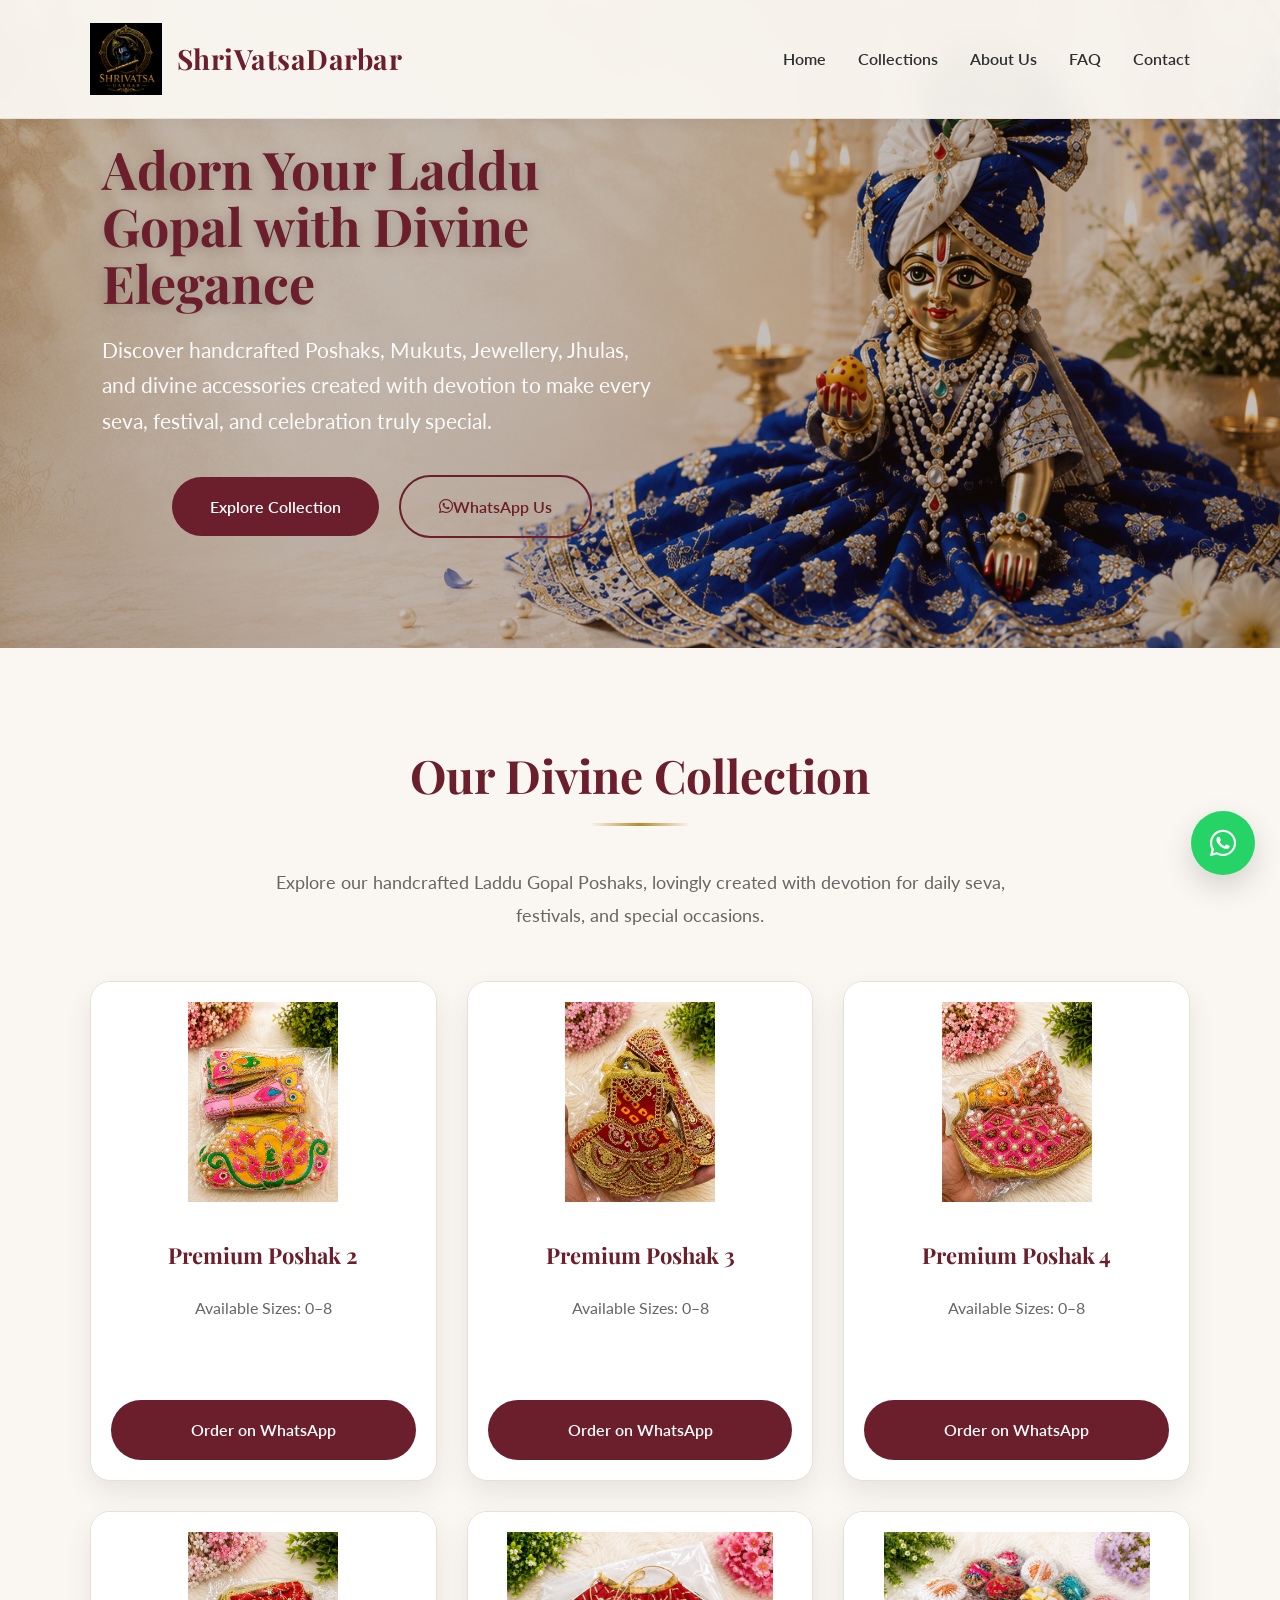
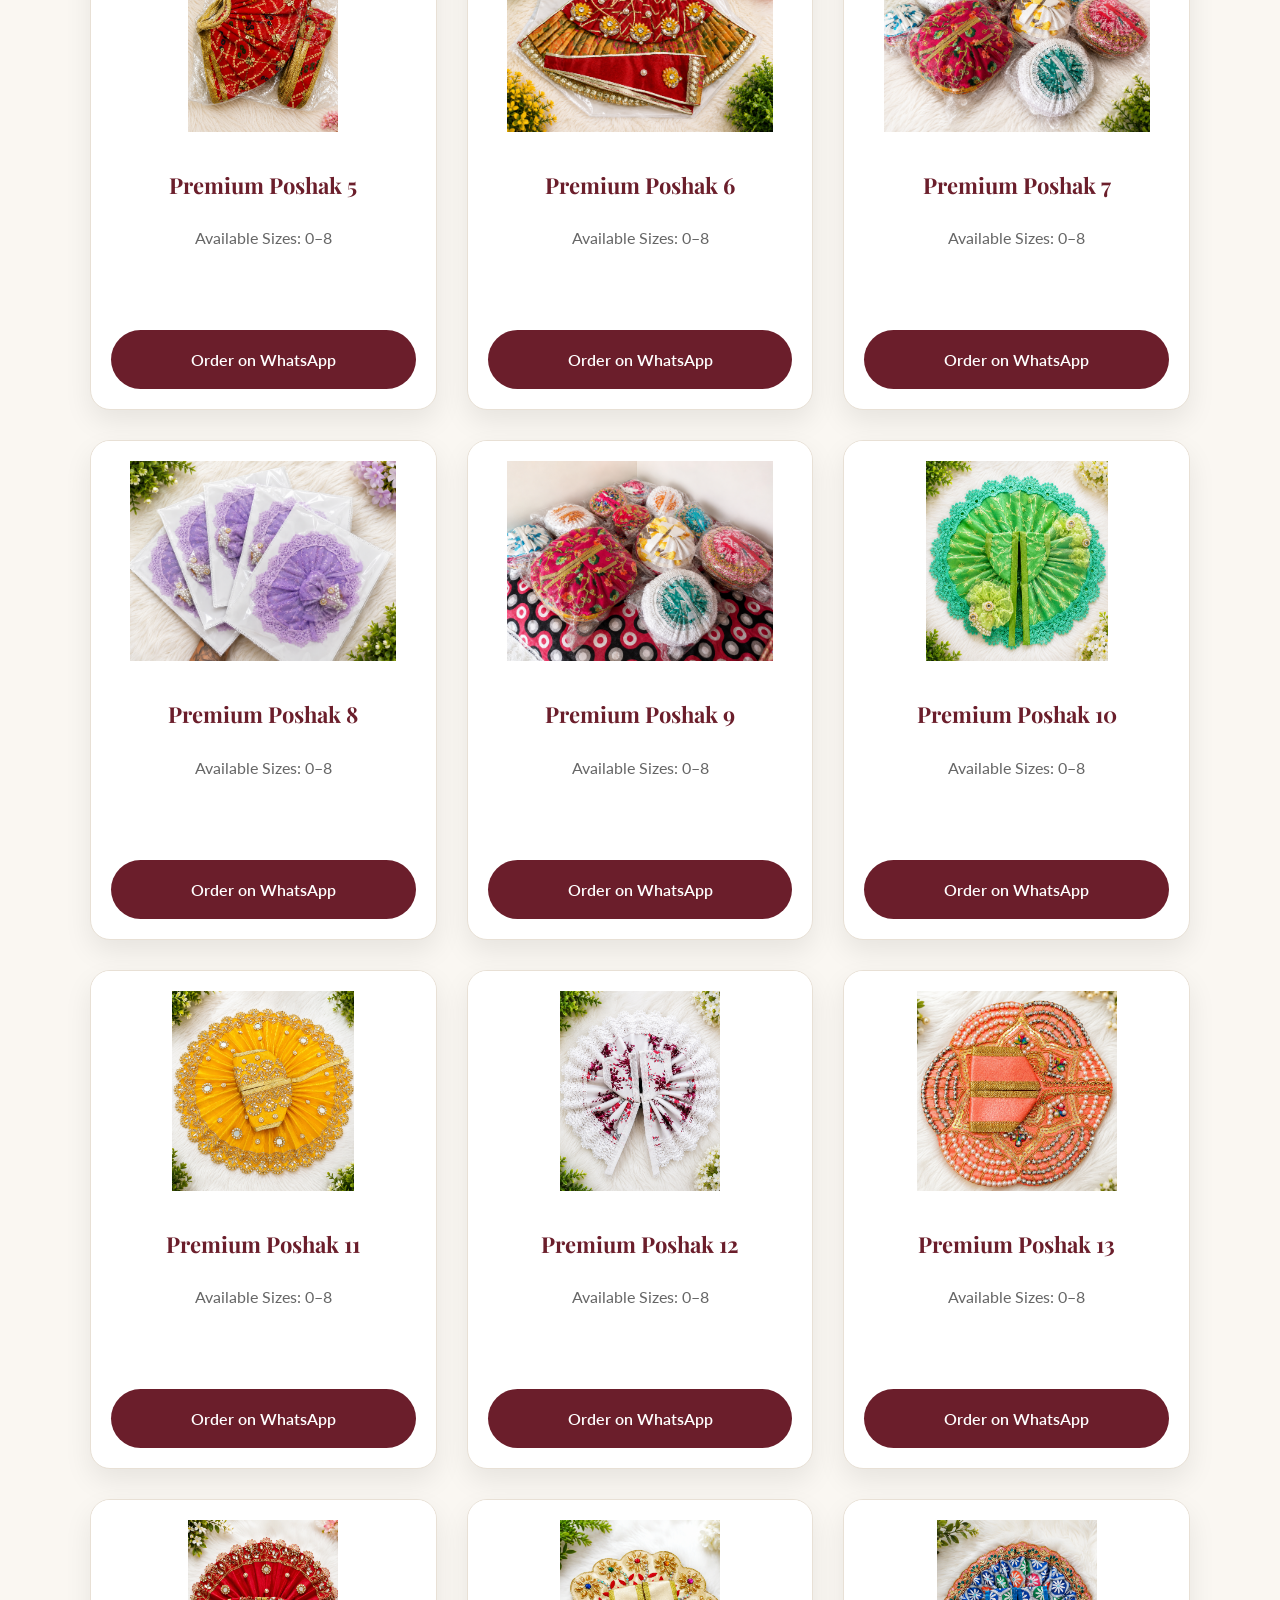
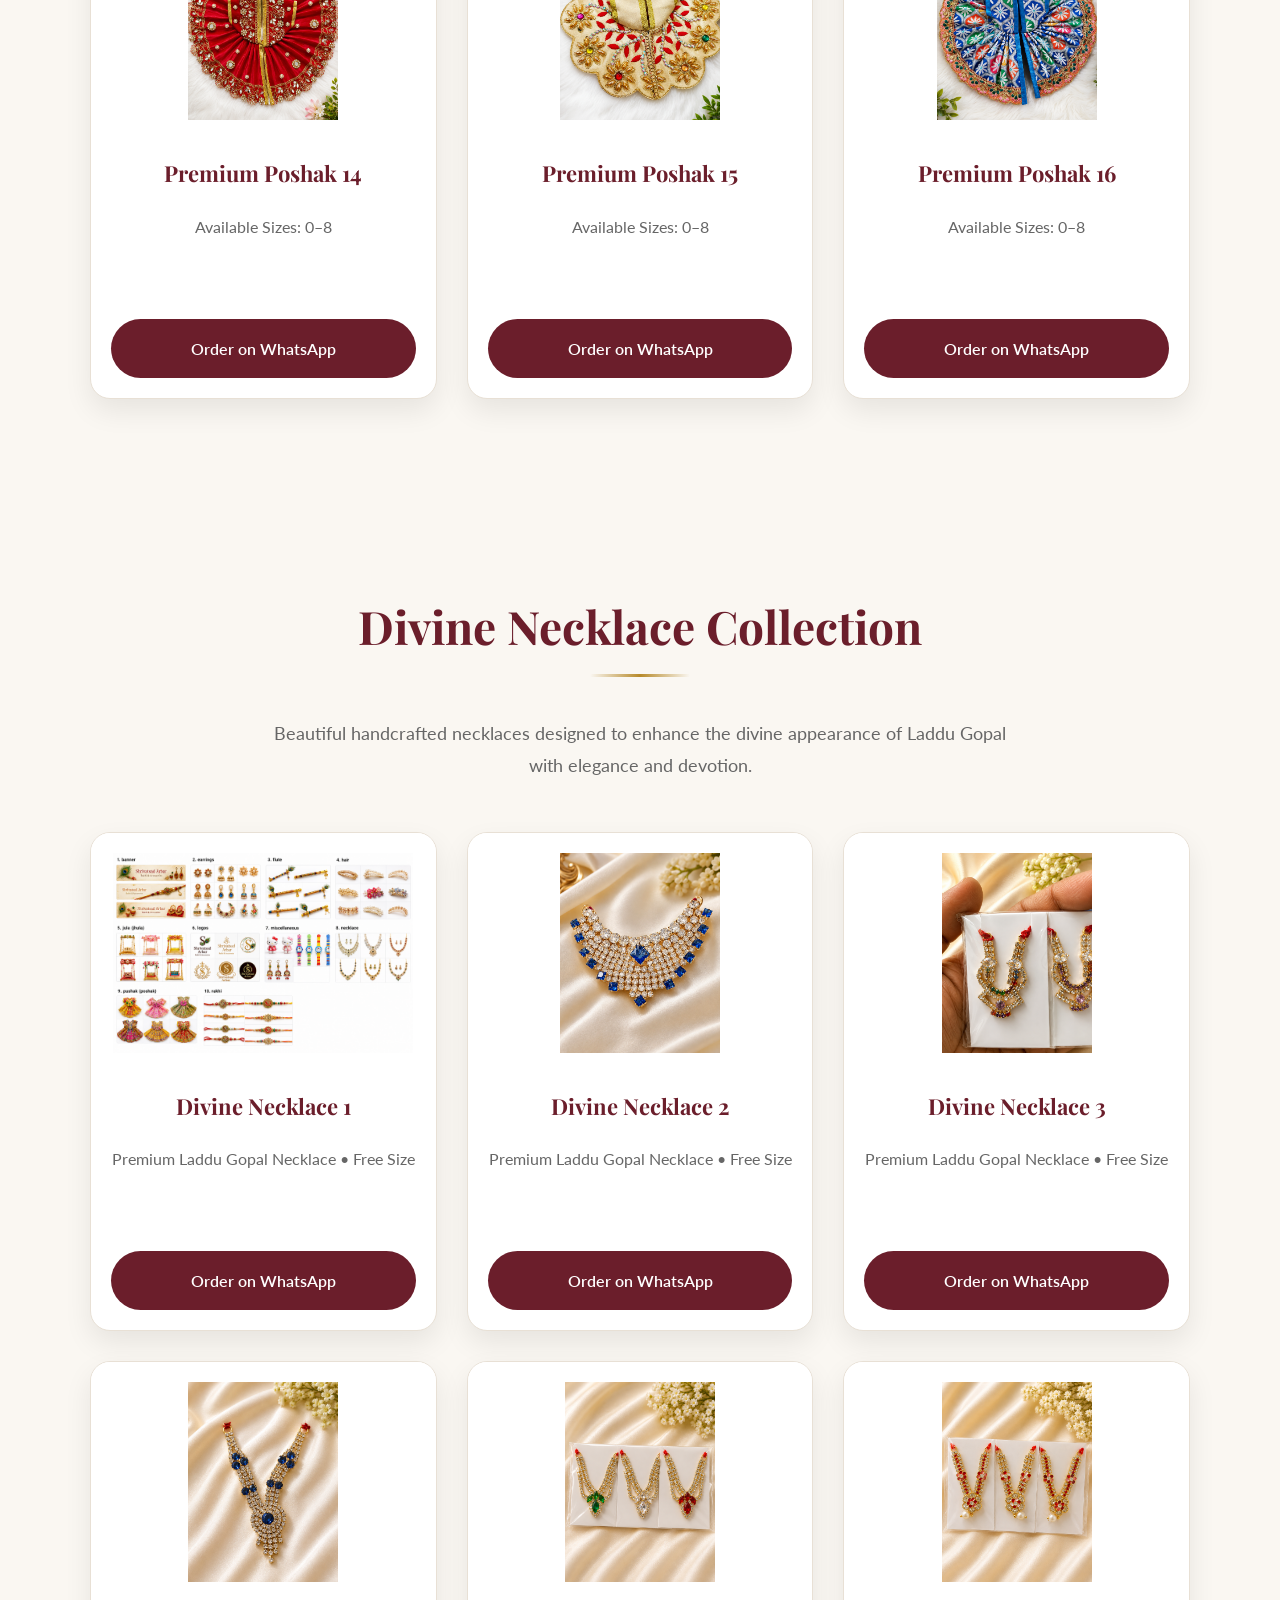
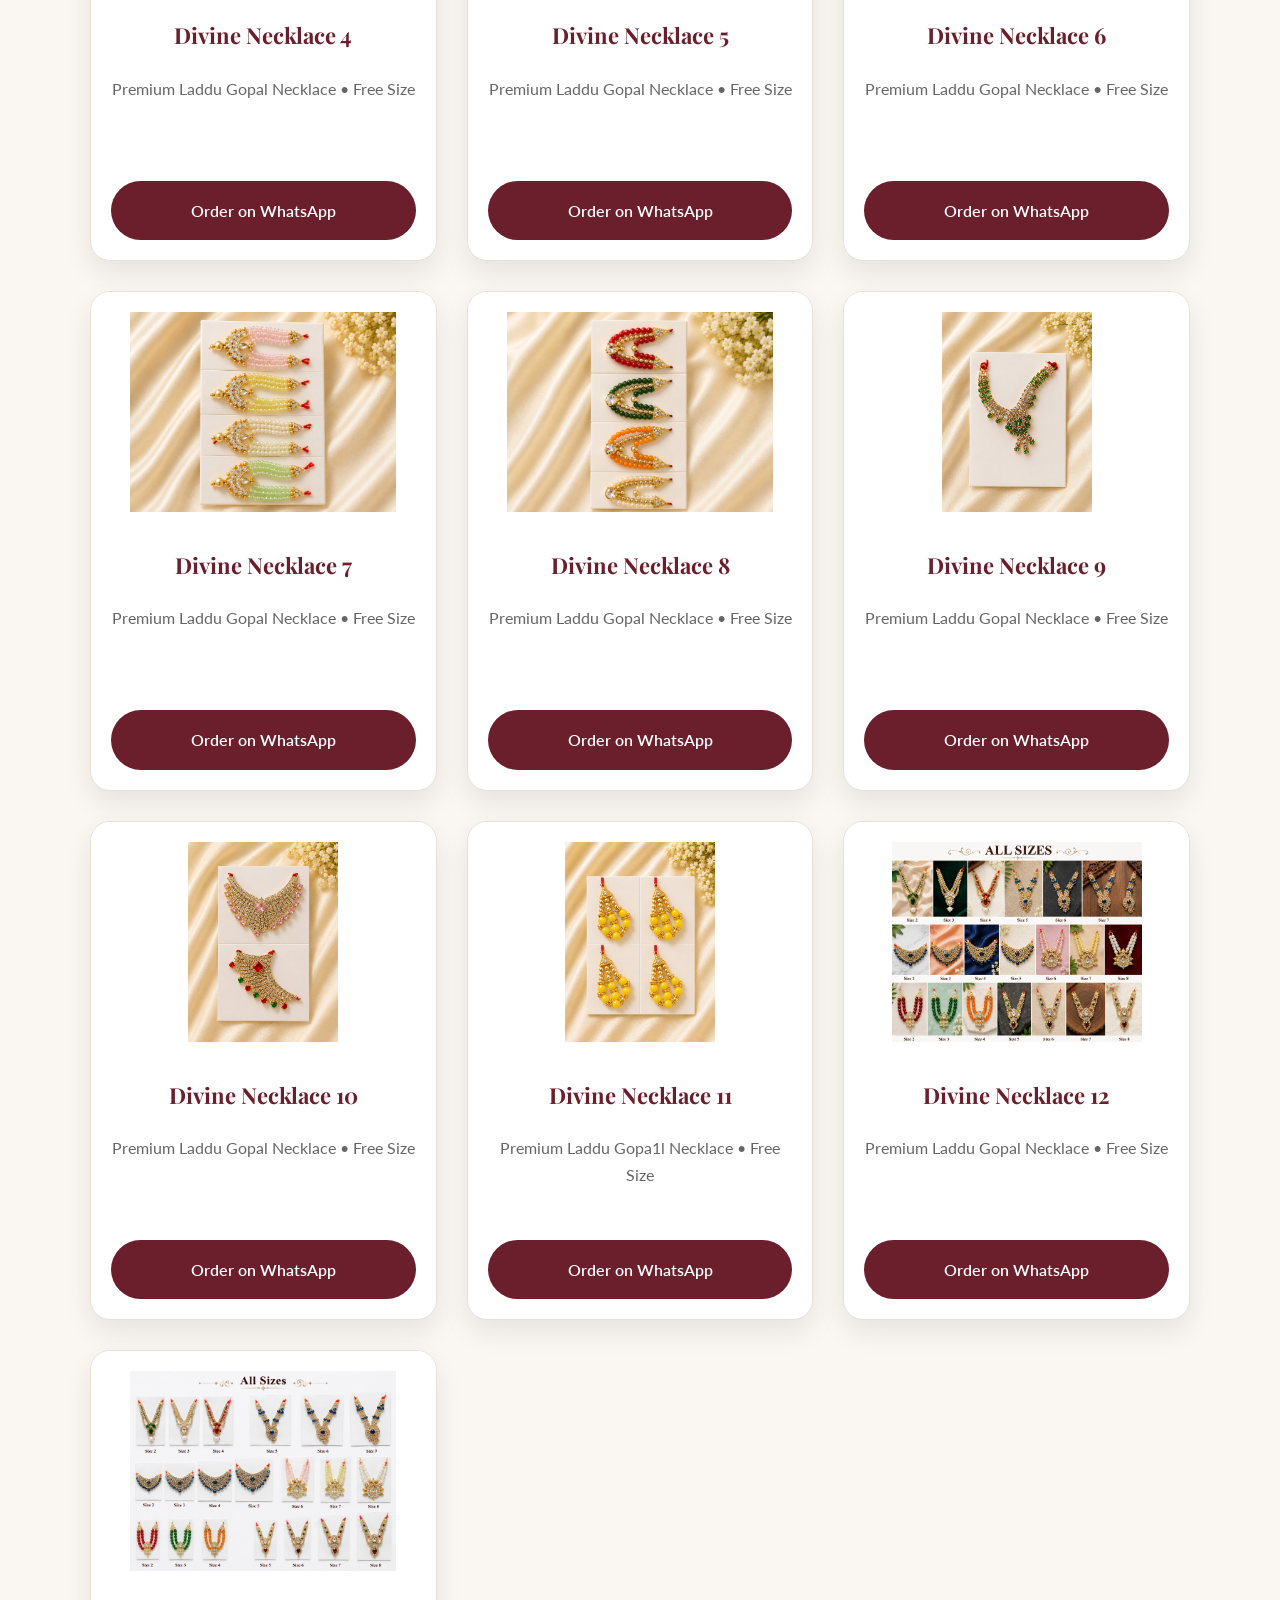
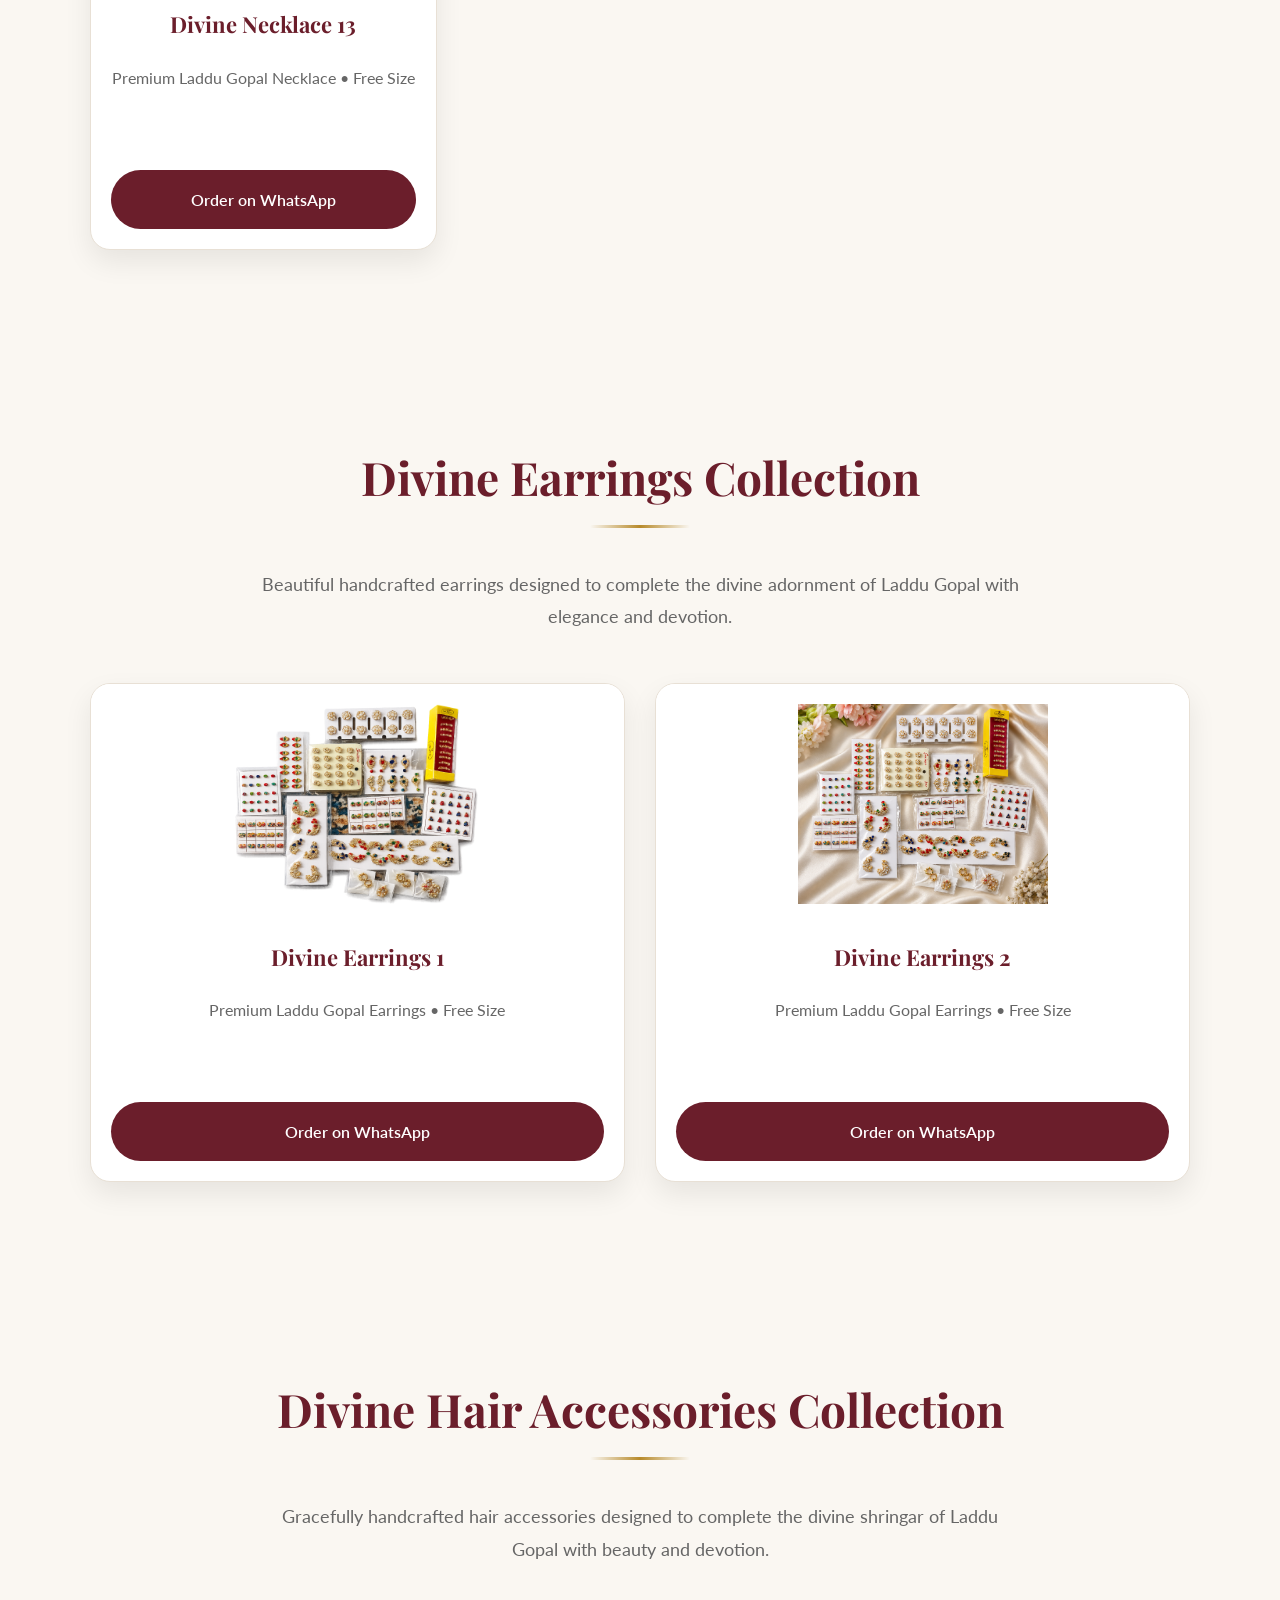
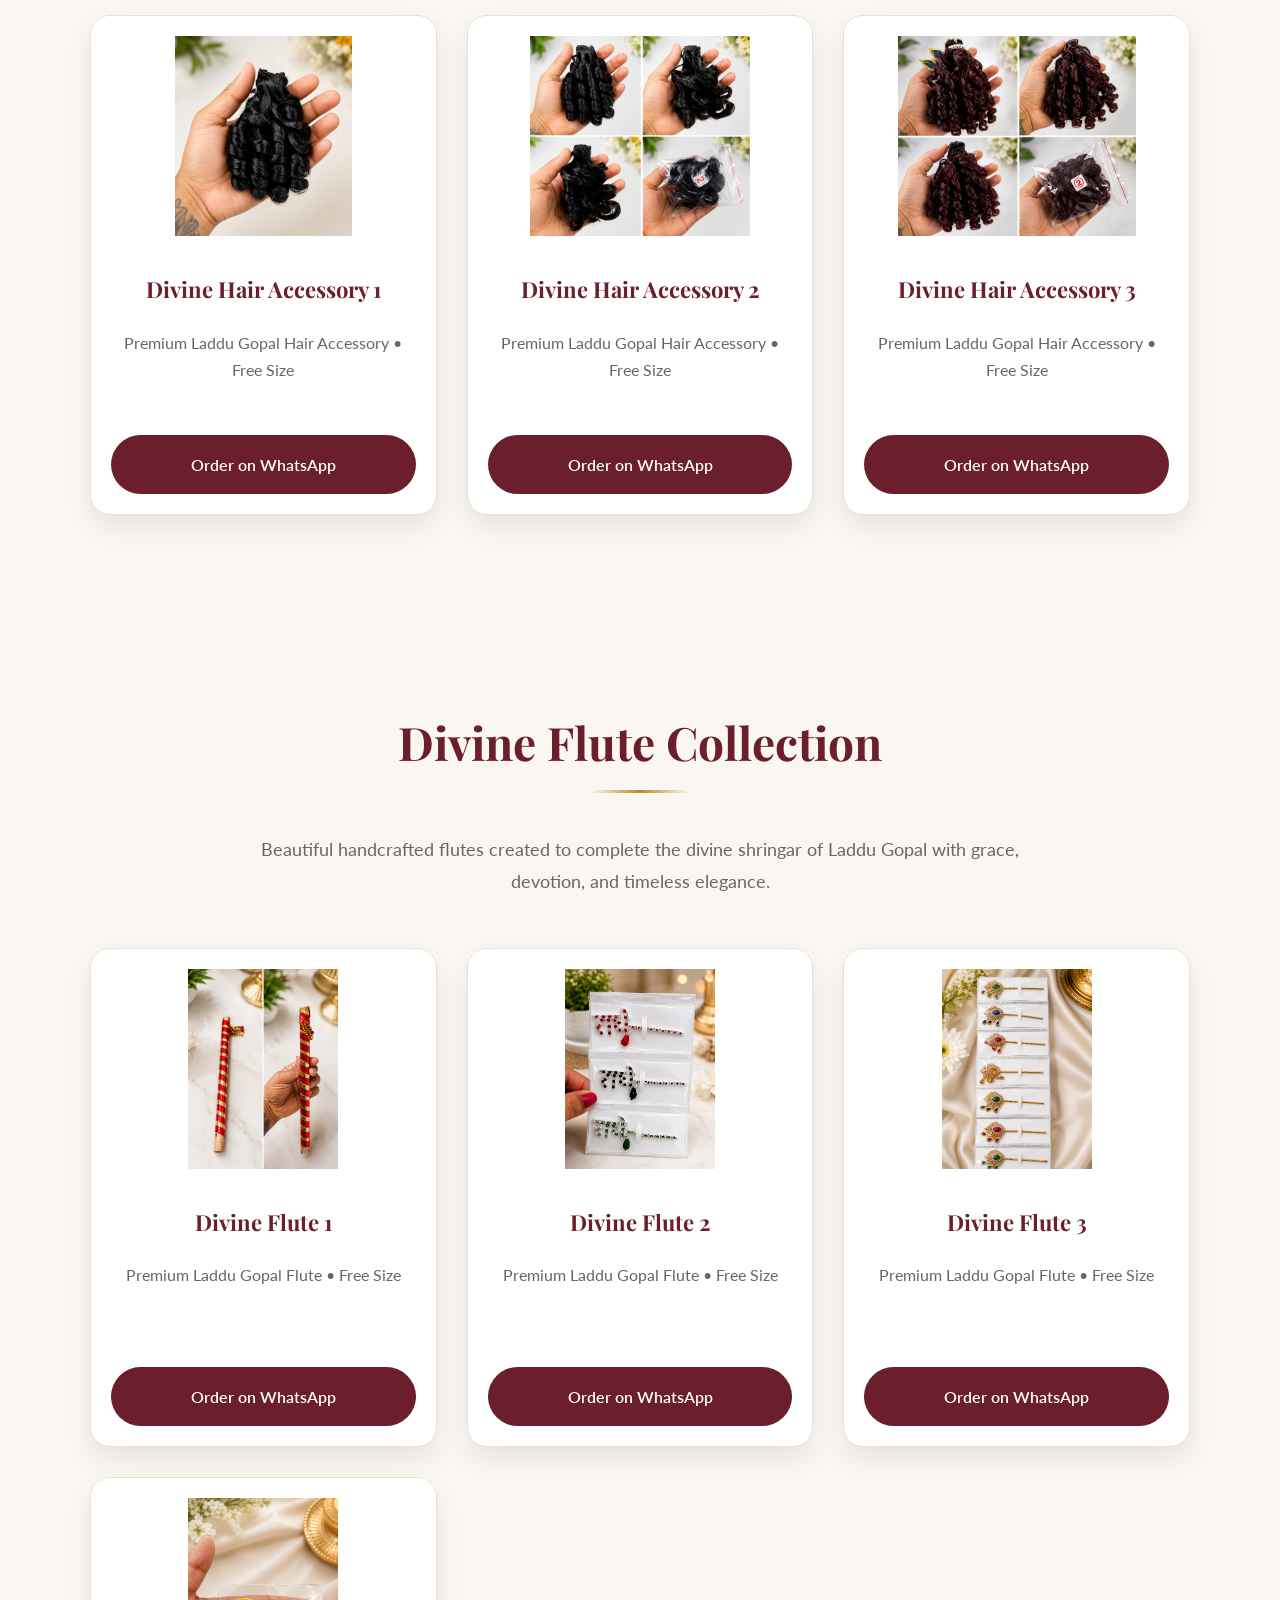
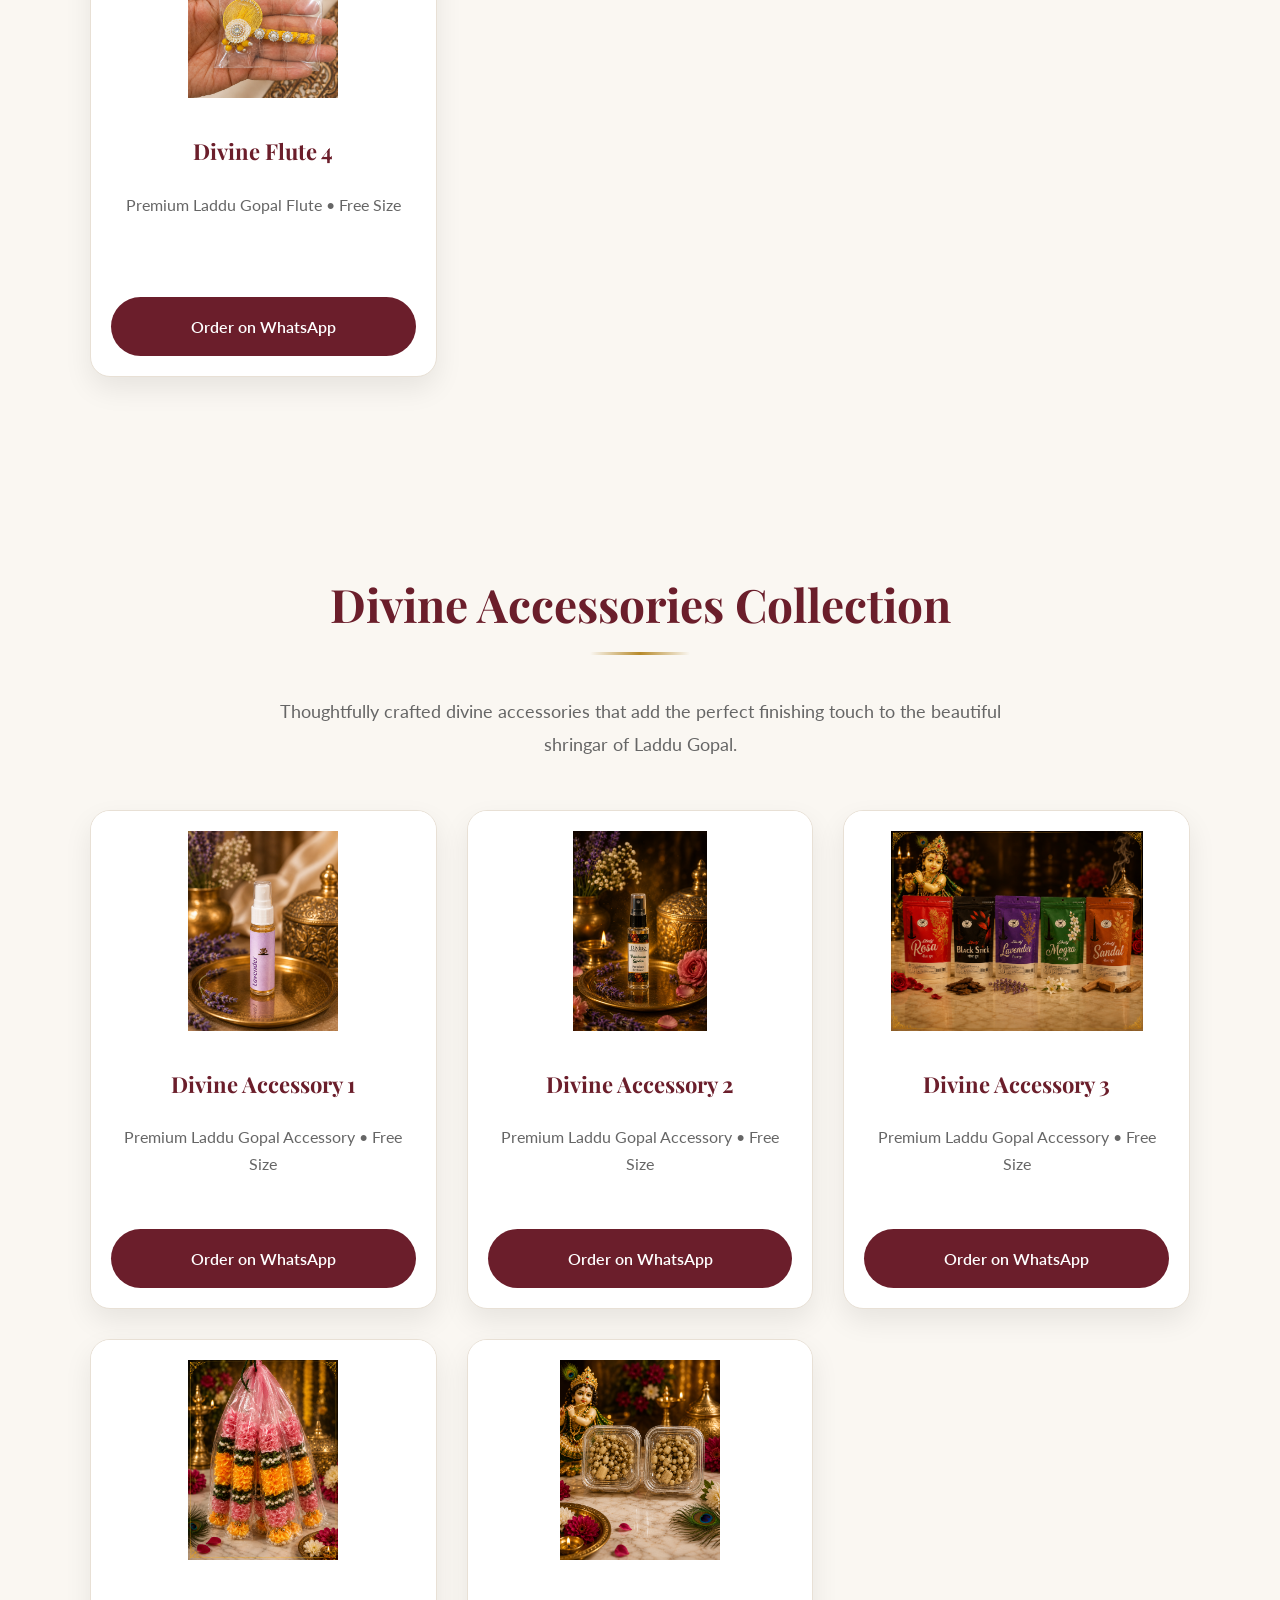
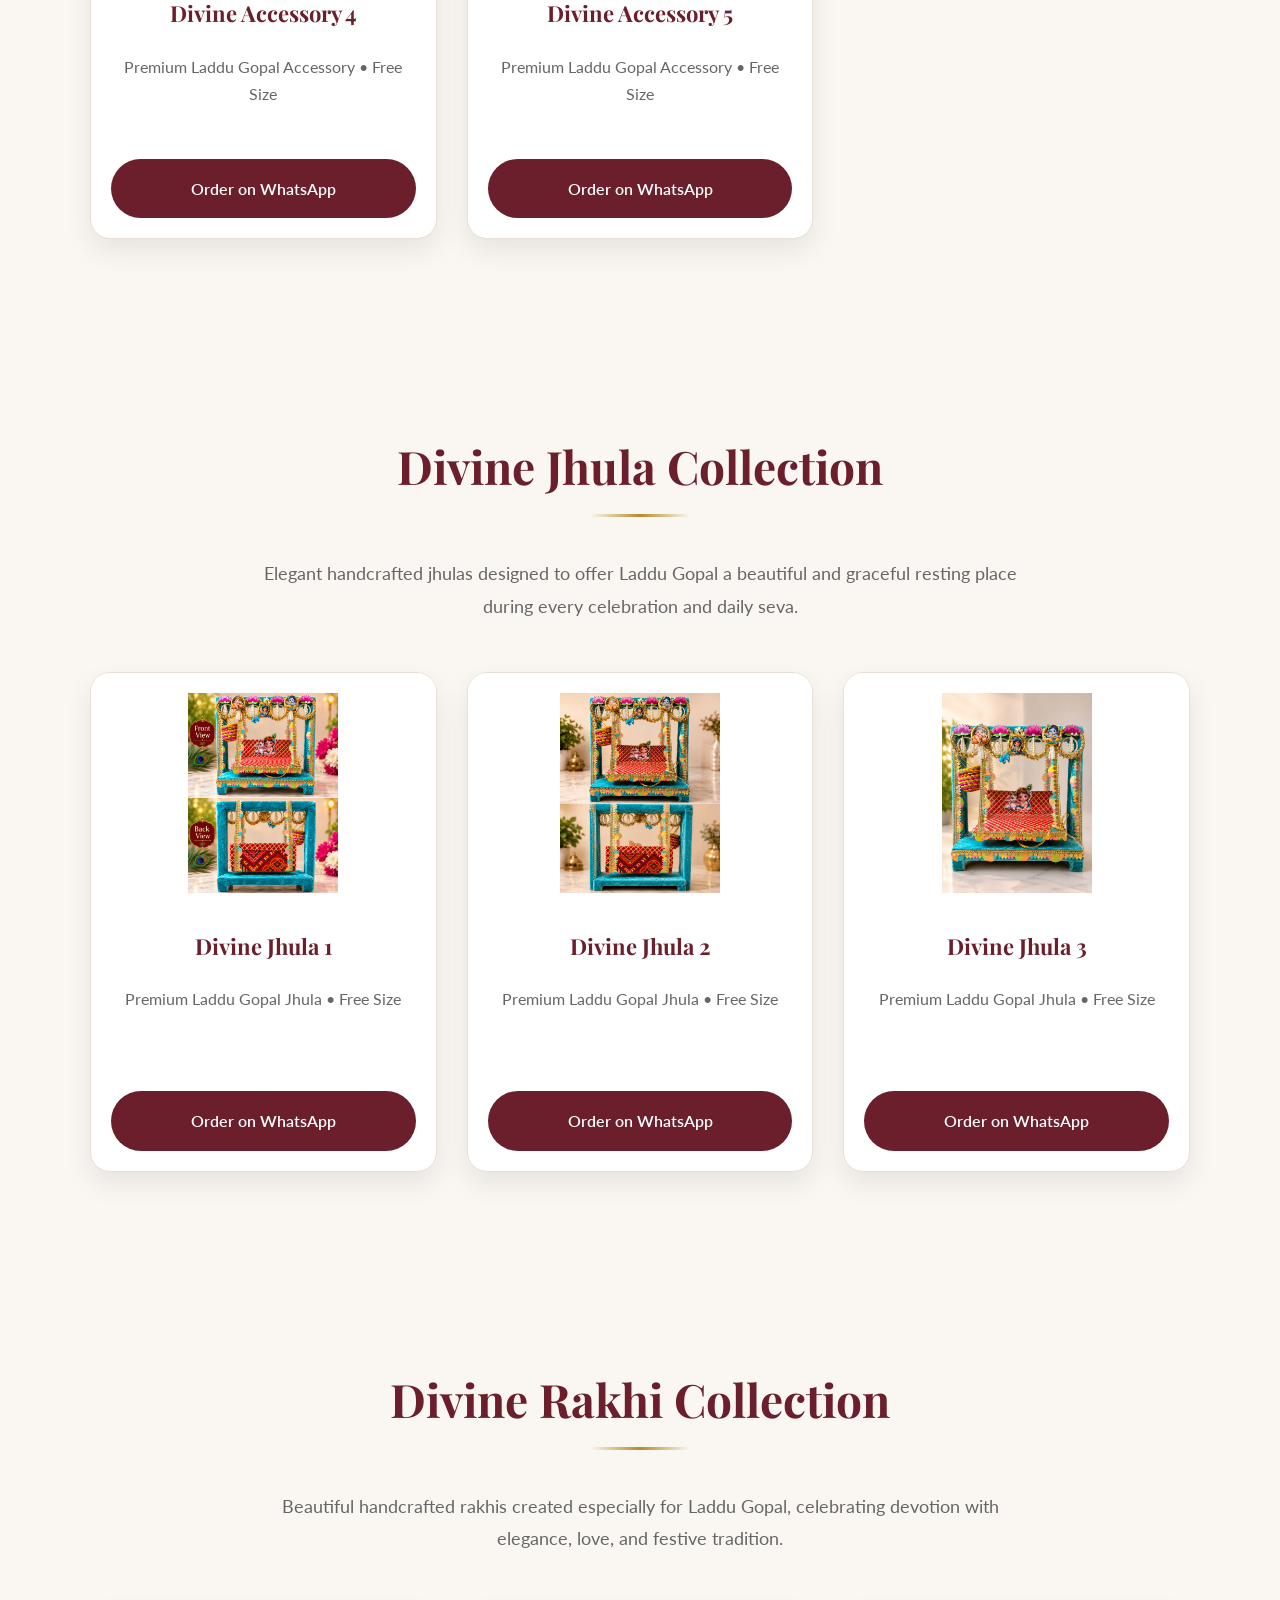
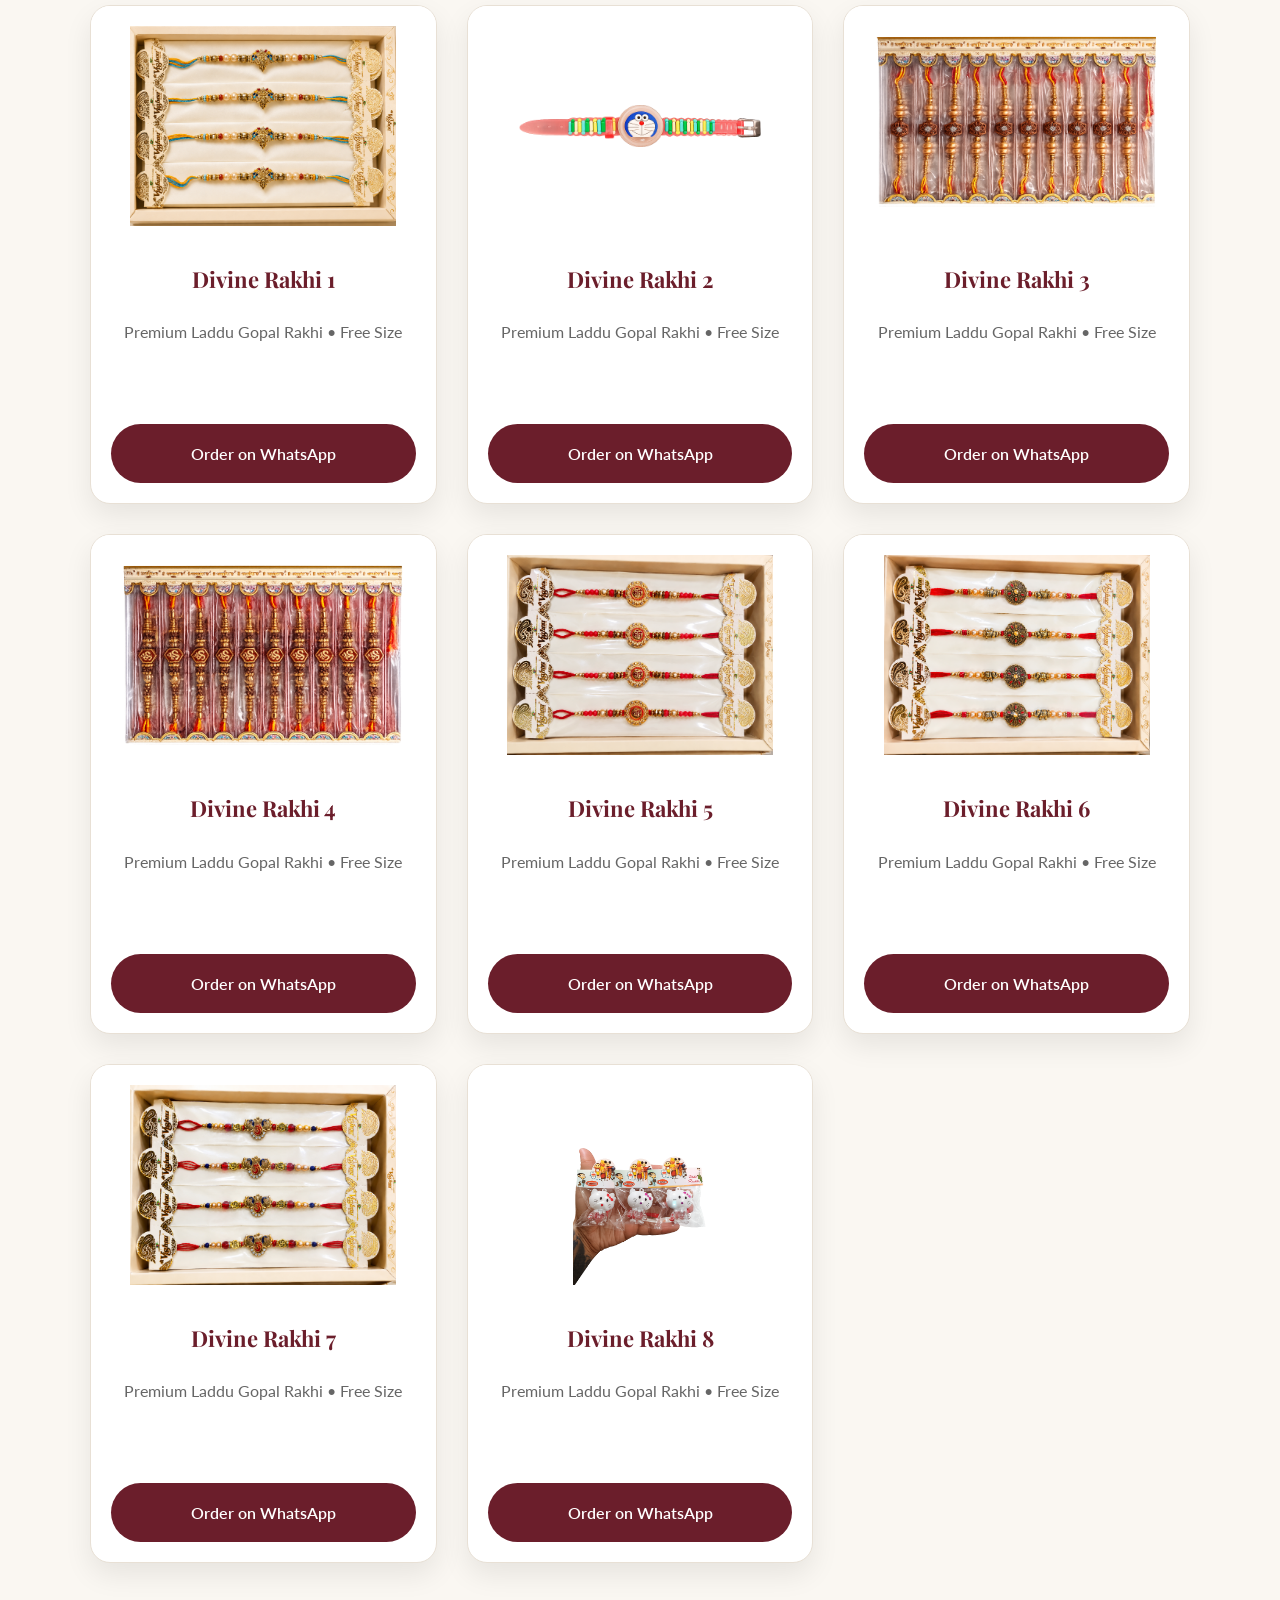
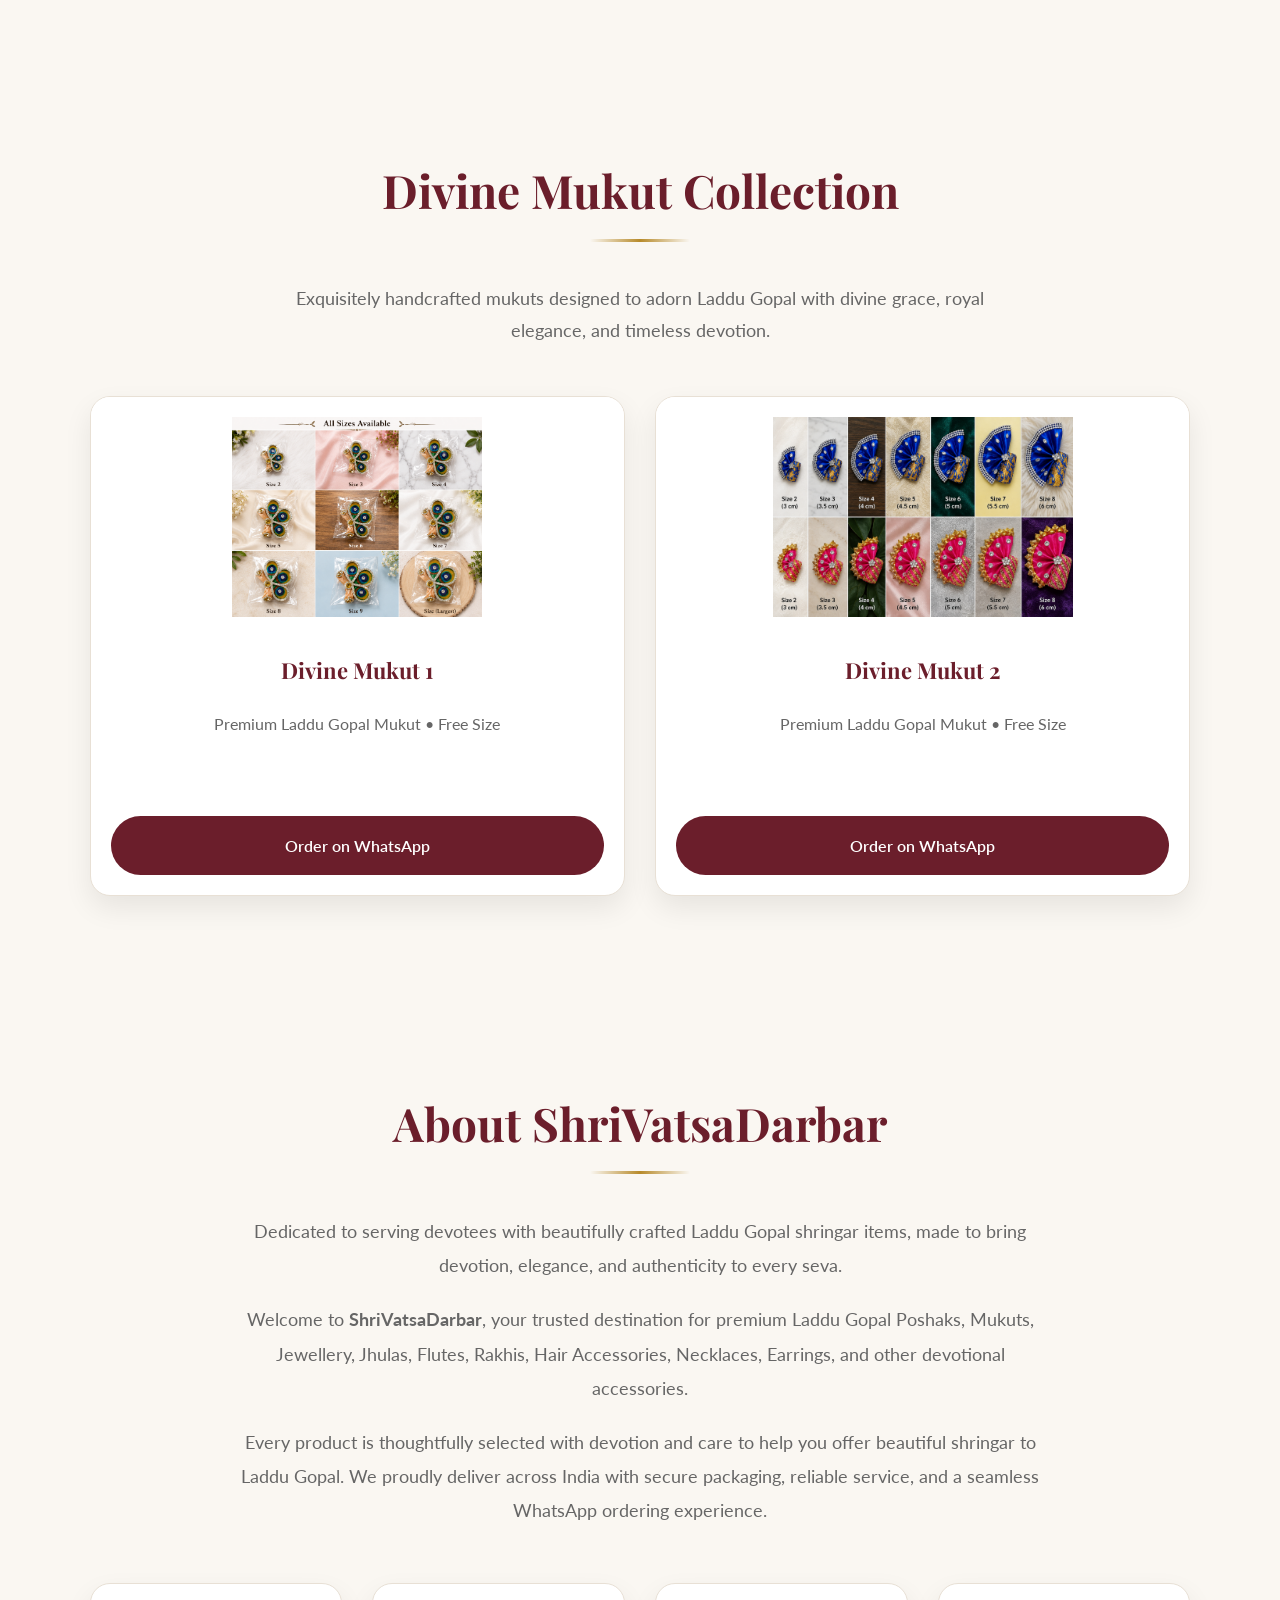
<file: index.html>
<!DOCTYPE html>
<html lang="en">

<head>

    <meta charset="UTF-8">

    <meta name="viewport" content="width=device-width, initial-scale=1.0">

    <meta name="description" content="Discover premium handcrafted Laddu Gopal Poshaks, Mukuts, Jewellery, Jhulas, and divine accessories crafted with devotion by ShriVatsaDarbar.">

    <meta name="keywords" content="Laddu Gopal Poshak, Laddu Gopal Dress, Mukut, Bal Gopal Jewellery, Jhula, ShriVatsaDarbar">

    <meta name="author" content="ShriVatsaDarbar">

    <meta name="theme-color" content="#7B2334">

    <title>ShriVatsaDarbar | Premium Laddu Gopal Poshaks & Divine Accessories</title>

    <link rel="icon" type="image/png" href="images/favicon.png">

    <!-- Open Graph -->

    <meta property="og:title" content="ShriVatsaDarbar">

    <meta property="og:description" content="Premium handcrafted Laddu Gopal Poshaks, Mukuts, Jewellery, Jhulas and Divine Accessories.">

    <meta property="og:image" content="https://chandrap199.github.io/shrivatsadarbar-website/images/Logo.png">

    <meta property="og:url" content="https://chandrap199.github.io/shrivatsadarbar-website/">

    <meta property="og:type" content="website">

    <meta property="og:site_name" content="ShriVatsaDarbar">

    <!-- Google Fonts -->

    <link rel="preconnect" href="https://fonts.googleapis.com">

    <link rel="preconnect" href="https://fonts.gstatic.com" crossorigin>

    <link href="https://fonts.googleapis.com/css2?family=Playfair+Display:wght@500;600;700&family=Lato:wght@300;400;700&display=swap" rel="stylesheet">

    <!-- Icons -->

    <link rel="stylesheet" href="https://cdnjs.cloudflare.com/ajax/libs/font-awesome/6.5.2/css/all.min.css">

    <!-- Main Stylesheet -->

    <link rel="stylesheet" href="style.css">

</head>

<body>

    <header>

    <a href="index.html" class="logo" aria-label="ShriVatsaDarbar Home">

        <img src="images/logoT.png" alt="ShriVatsaDarbar Logo">

        <span>ShriVatsaDarbar</span>

    </a>

    <nav aria-label="Primary Navigation">

        <a href="index.html" aria-current="page">Home</a>

        <a href="#products">Collections</a>

        <a href="about.html">About Us</a>

        <a href="faq.html">FAQ</a>

        <a href="#contact">Contact</a>

    </nav>

</header>

    <section class="hero">

    <div class="hero-content">

        <h1>Adorn Your Laddu Gopal with Divine Elegance</h1>

        <p>
            Discover handcrafted Poshaks, Mukuts, Jewellery, Jhulas, and
            divine accessories created with devotion to make every seva,
            festival, and celebration truly special.
        </p>

        <div class="hero-buttons">

            <a href="#products" class="btn">
                Explore Collection
            </a>

            <a href="https://wa.me/918826196544?text=%F0%9F%99%8F%20Jai%20Shri%20Krishna!%20I%20would%20like%20to%20inquire%20about%20your%20products."
               class="btn secondary"
               target="_blank"
               rel="noopener noreferrer"
               aria-label="Chat with ShriVatsaDarbar on WhatsApp">

                <i class="fa-brands fa-whatsapp"></i>
                WhatsApp Us

            </a>

        </div>

    </div>

</section>

    <section id="products">

    <h2 class="section-title">Our Divine Collection</h2>

    <div class="divider"></div>

    <p class="section-subtitle">
        Explore our handcrafted Laddu Gopal Poshaks, lovingly created with devotion for daily seva, festivals, and special occasions.
    </p>

    <div class="product-grid">

        <div class="product-card">

            <img src="images/poshak/Poshak2.png"
                 alt="Premium Laddu Gopal Poshak"
                 loading="lazy">

            <h3>Premium Poshak 2</h3>

            <p class="product-size">
                Available Sizes: 0–8
            </p>

            <a href="#"
               class="btn"
               onclick="openOrderForm('Premium Poshak 2'); return false;">

                Order on WhatsApp

            </a>

        </div>

<div class="product-card">

    <img src="images/poshak/Poshak3.png"
         alt="Premium Laddu Gopal Poshak"
         loading="lazy">

    <h3>Premium Poshak 3</h3>

    <p class="product-size">
        Available Sizes: 0–8
    </p>

    <a href="#"
       class="btn"
       onclick="openOrderForm('Premium Poshak 3'); return false;">

        Order on WhatsApp

    </a>

</div>

<div class="product-card">

    <img src="images/poshak/Poshak4.png"
         alt="Premium Laddu Gopal Poshak"
         loading="lazy">

    <h3>Premium Poshak 4</h3>

    <p class="product-size">
        Available Sizes: 0–8
    </p>

    <a href="#"
       class="btn"
       onclick="openOrderForm('Premium Poshak 4'); return false;">

        Order on WhatsApp

    </a>

</div>

<div class="product-card">

    <img src="images/poshak/Poshak5.png"
         alt="Premium Laddu Gopal Poshak"
         loading="lazy">

    <h3>Premium Poshak 5</h3>

    <p class="product-size">
        Available Sizes: 0–8
    </p>

    <a href="#"
       class="btn"
       onclick="openOrderForm('Premium Poshak 5'); return false;">

        Order on WhatsApp

    </a>

</div>

<div class="product-card">

    <img src="images/poshak/Poshak6.png"
         alt="Premium Laddu Gopal Poshak"
         loading="lazy">

    <h3>Premium Poshak 6</h3>

    <p class="product-size">
        Available Sizes: 0–8
    </p>

    <a href="#"
       class="btn"
       onclick="openOrderForm('Premium Poshak 6'); return false;">

        Order on WhatsApp

    </a>

</div>

<div class="product-card">

    <img src="images/poshak/Poshak7.png"
         alt="Premium Laddu Gopal Poshak"
         loading="lazy">

    <h3>Premium Poshak 7</h3>

    <p class="product-size">
        Available Sizes: 0–8
    </p>

    <a href="#"
       class="btn"
       onclick="openOrderForm('Premium Poshak 7'); return false;">

        Order on WhatsApp

    </a>

</div>

<div class="product-card">

    <img src="images/poshak/Poshak8.png"
         alt="Premium Laddu Gopal Poshak"
         loading="lazy">

    <h3>Premium Poshak 8</h3>

    <p class="product-size">
        Available Sizes: 0–8
    </p>

    <a href="#"
       class="btn"
       onclick="openOrderForm('Premium Poshak 8'); return false;">

        Order on WhatsApp

    </a>

</div>

<div class="product-card">

    <img src="images/poshak/Poshak9.png"
         alt="Premium Laddu Gopal Poshak"
         loading="lazy">

    <h3>Premium Poshak 9</h3>

    <p class="product-size">
        Available Sizes: 0–8
    </p>

    <a href="#"
       class="btn"
       onclick="openOrderForm('Premium Poshak 9'); return false;">

        Order on WhatsApp

    </a>

</div>

<div class="product-card">

    <img src="images/poshak/Poshak10.png"
         alt="Premium Laddu Gopal Poshak"
         loading="lazy">

    <h3>Premium Poshak 10</h3>

    <p class="product-size">
        Available Sizes: 0–8
    </p>

    <a href="#"
       class="btn"
       onclick="openOrderForm('Premium Poshak 10'); return false;">

        Order on WhatsApp

    </a>

</div>

<div class="product-card">

    <img src="images/poshak/Poshak11.png"
         alt="Premium Laddu Gopal Poshak"
         loading="lazy">

    <h3>Premium Poshak 11</h3>

    <p class="product-size">
        Available Sizes: 0–8
    </p>

    <a href="#"
       class="btn"
       onclick="openOrderForm('Premium Poshak 11'); return false;">

        Order on WhatsApp

    </a>

</div>

<div class="product-card">

    <img src="images/poshak/Poshak12.png"
         alt="Premium Laddu Gopal Poshak"
         loading="lazy">

    <h3>Premium Poshak 12</h3>

    <p class="product-size">
        Available Sizes: 0–8
    </p>

    <a href="#"
       class="btn"
       onclick="openOrderForm('Premium Poshak 12'); return false;">

        Order on WhatsApp

    </a>

</div>

<div class="product-card">

    <img src="images/poshak/Poshak13.png"
         alt="Premium Laddu Gopal Poshak"
         loading="lazy">

    <h3>Premium Poshak 13</h3>

    <p class="product-size">
        Available Sizes: 0–8
    </p>

    <a href="#"
       class="btn"
       onclick="openOrderForm('Premium Poshak 13'); return false;">

        Order on WhatsApp

    </a>

</div>

<div class="product-card">

    <img src="images/poshak/Poshak14.png"
         alt="Premium Laddu Gopal Poshak"
         loading="lazy">

    <h3>Premium Poshak 14</h3>

    <p class="product-size">
        Available Sizes: 0–8
    </p>

    <a href="#"
       class="btn"
       onclick="openOrderForm('Premium Poshak 14'); return false;">

        Order on WhatsApp

    </a>

</div>

<div class="product-card">

    <img src="images/poshak/Poshak15.png"
         alt="Premium Laddu Gopal Poshak"
         loading="lazy">

    <h3>Premium Poshak 15</h3>

    <p class="product-size">
        Available Sizes: 0–8
    </p>

    <a href="#"
       class="btn"
       onclick="openOrderForm('Premium Poshak 15'); return false;">

        Order on WhatsApp

    </a>

</div>

<div class="product-card">

    <img src="images/poshak/Poshak16.png"
         alt="Premium Laddu Gopal Poshak"
         loading="lazy">

    <h3>Premium Poshak 16</h3>

    <p class="product-size">
        Available Sizes: 0–8
    </p>

    <a href="#"
       class="btn"
       onclick="openOrderForm('Premium Poshak 16'); return false;">

        Order on WhatsApp

    </a>

</div>

        </div>

    </section>
    <section id="necklace">

    <h2 class="section-title">Divine Necklace Collection</h2>

    <div class="divider"></div>

    <p class="section-subtitle">
        Beautiful handcrafted necklaces designed to enhance the divine appearance of Laddu Gopal with elegance and devotion.
    </p>

    <div class="product-grid">
<div class="product-card">

    <img src="images/necklace/Necklace1.png"
         alt="Divine Laddu Gopal Necklace"
         loading="lazy">

    <h3>Divine Necklace 1</h3>

    <p class="product-size">
        Premium Laddu Gopal Necklace • Free Size
    </p>

    <a href="#"
       class="btn"
       onclick="openOrderForm('Divine Necklace 1'); return false;">

        Order on WhatsApp

    </a>

</div>

<div class="product-card">

    <img src="images/necklace/Necklace2.png"
         alt="Divine Laddu Gopal Necklace"
         loading="lazy">

    <h3>Divine Necklace 2</h3>

    <p class="product-size">
        Premium Laddu Gopal Necklace • Free Size
    </p>

    <a href="#"
       class="btn"
       onclick="openOrderForm('Divine Necklace 2'); return false;">

        Order on WhatsApp

    </a>

</div>

<div class="product-card">

    <img src="images/necklace/Necklace3.png"
         alt="Divine Laddu Gopal Necklace"
         loading="lazy">

    <h3>Divine Necklace 3</h3>

    <p class="product-size">
        Premium Laddu Gopal Necklace • Free Size
    </p>

    <a href="#"
       class="btn"
       onclick="openOrderForm('Divine Necklace 3'); return false;">

        Order on WhatsApp

    </a>

</div>
<div class="product-card">

    <img src="images/necklace/Necklace4.png"
         alt="Divine Laddu Gopal Necklace"
         loading="lazy">

    <h3>Divine Necklace 4</h3>

    <p class="product-size">
        Premium Laddu Gopal Necklace • Free Size
    </p>

    <a href="#"
       class="btn"
       onclick="openOrderForm('Divine Necklace 4'); return false;">

        Order on WhatsApp

    </a>

</div>

<div class="product-card">

    <img src="images/necklace/Necklace5.png"
         alt="Divine Laddu Gopal Necklace"
         loading="lazy">

    <h3>Divine Necklace 5</h3>

    <p class="product-size">
        Premium Laddu Gopal Necklace • Free Size
    </p>

    <a href="#"
       class="btn"
       onclick="openOrderForm('Divine Necklace 5'); return false;">

        Order on WhatsApp

    </a>

</div>

<div class="product-card">

    <img src="images/necklace/Necklace6.png"
         alt="Divine Laddu Gopal Necklace"
         loading="lazy">

    <h3>Divine Necklace 6</h3>

    <p class="product-size">
        Premium Laddu Gopal Necklace • Free Size
    </p>

    <a href="#"
       class="btn"
       onclick="openOrderForm('Divine Necklace 6'); return false;">

        Order on WhatsApp

    </a>

</div>

<div class="product-card">

    <img src="images/necklace/Necklace7.png"
         alt="Divine Laddu Gopal Necklace"
         loading="lazy">

    <h3>Divine Necklace 7</h3>

    <p class="product-size">
        Premium Laddu Gopal Necklace • Free Size
    </p>

    <a href="#"
       class="btn"
       onclick="openOrderForm('Divine Necklace 7'); return false;">

        Order on WhatsApp

    </a>

</div>

<div class="product-card">

    <img src="images/necklace/Necklace8.png"
         alt="Divine Laddu Gopal Necklace"
         loading="lazy">

    <h3>Divine Necklace 8</h3>

    <p class="product-size">
        Premium Laddu Gopal Necklace • Free Size
    </p>

    <a href="#"
       class="btn"
       onclick="openOrderForm('Divine Necklace 8'); return false;">

        Order on WhatsApp

    </a>

</div>

<div class="product-card">

    <img src="images/necklace/Necklace9.png"
         alt="Divine Laddu Gopal Necklace"
         loading="lazy">

    <h3>Divine Necklace 9</h3>

    <p class="product-size">
        Premium Laddu Gopal Necklace • Free Size
    </p>

    <a href="#"
       class="btn"
       onclick="openOrderForm('Divine Necklace 9'); return false;">

        Order on WhatsApp

    </a>

</div>

<div class="product-card">

    <img src="images/necklace/Necklace10.png"
         alt="Divine Laddu Gopal Necklace"
         loading="lazy">

    <h3>Divine Necklace 10</h3>

    <p class="product-size">
        Premium Laddu Gopal Necklace • Free Size
    </p>

    <a href="#"
       class="btn"
       onclick="openOrderForm('Divine Necklace 10'); return false;">

        Order on WhatsApp

    </a>

</div>

<div class="product-card">

    <img src="images/necklace/Necklace11.png"
         alt="Divine Laddu Gopal Necklace"
         loading="lazy">

    <h3>Divine Necklace 11</h3>

    <p class="product-size">
        Premium Laddu Gopa1l Necklace • Free Size
    </p>

    <a href="#"
       class="btn"
       onclick="openOrderForm('Divine Necklace 11'); return false;">

        Order on WhatsApp

    </a>

</div>

<div class="product-card">

    <img src="images/necklace/Necklace12.png"
         alt="Divine Laddu Gopal Necklace"
         loading="lazy">

    <h3>Divine Necklace 12</h3>

    <p class="product-size">
        Premium Laddu Gopal Necklace • Free Size
    </p>

    <a href="#"
       class="btn"
       onclick="openOrderForm('Divine Necklace 12'); return false;">

        Order on WhatsApp

    </a>

</div>

<div class="product-card">

    <img src="images/necklace/Necklace13.png"
         alt="Divine Laddu Gopal Necklace"
         loading="lazy">

    <h3>Divine Necklace 13</h3>

    <p class="product-size">
        Premium Laddu Gopal Necklace • Free Size
    </p>

    <a href="#"
       class="btn"
       onclick="openOrderForm('Divine Necklace 13'); return false;">

        Order on WhatsApp

    </a>

</div>
    </section>
    </section>

<section id="earrings">

    <h2 class="section-title">Divine Earrings Collection</h2>

    <div class="divider"></div>

    <p class="section-subtitle">
        Beautiful handcrafted earrings designed to complete the divine adornment of Laddu Gopal with elegance and devotion.
    </p>

    <div class="product-grid">

        <div class="product-card">

            <img src="images/earrings/Earrings1.png"
                 alt="Divine Laddu Gopal Earrings"
                 loading="lazy">

            <h3>Divine Earrings 1</h3>

            <p class="product-size">
                Premium Laddu Gopal Earrings • Free Size
            </p>

            <a href="#"
               class="btn"
               onclick="openOrderForm('Divine Earrings 1'); return false;">

                Order on WhatsApp

            </a>

        </div>

<div class="product-card">

    <img src="images/earrings/Earrings2.png"
         alt="Divine Laddu Gopal Earrings"
         loading="lazy">

    <h3>Divine Earrings 2</h3>

    <p class="product-size">
        Premium Laddu Gopal Earrings • Free Size
    </p>

    <a href="#"
       class="btn"
       onclick="openOrderForm('Divine Earrings 2'); return false;">

        Order on WhatsApp

    </a>

</div>

</div>
</div>

</section>
</section>

<section id="hair">

    <h2 class="section-title">Divine Hair Accessories Collection</h2>

    <div class="divider"></div>

    <p class="section-subtitle">
        Gracefully handcrafted hair accessories designed to complete the divine shringar of Laddu Gopal with beauty and devotion.
    </p>

    <div class="product-grid">

        <div class="product-card">

            <img src="images/hair/hair1.png"
                 alt="Divine Laddu Gopal Hair Accessory"
                 loading="lazy">

            <h3>Divine Hair Accessory 1</h3>

            <p class="product-size">
                Premium Laddu Gopal Hair Accessory • Free Size
            </p>

            <a href="#"
               class="btn"
               onclick="openOrderForm('Divine Hair Accessory 1'); return false;">

                Order on WhatsApp

            </a>

        </div>

        <div class="product-card">

            <img src="images/hair/hair2.png"
                 alt="Divine Laddu Gopal Hair Accessory"
                 loading="lazy">

            <h3>Divine Hair Accessory 2</h3>

            <p class="product-size">
                Premium Laddu Gopal Hair Accessory • Free Size
            </p>

            <a href="#"
               class="btn"
               onclick="openOrderForm('Divine Hair Accessory 2'); return false;">

                Order on WhatsApp

            </a>

        </div>

        <div class="product-card">

            <img src="images/hair/hair3.png"
                 alt="Divine Laddu Gopal Hair Accessory"
                 loading="lazy">

            <h3>Divine Hair Accessory 3</h3>

            <p class="product-size">
                Premium Laddu Gopal Hair Accessory • Free Size
            </p>

            <a href="#"
               class="btn"
               onclick="openOrderForm('Divine Hair Accessory 3'); return false;">

                Order on WhatsApp

            </a>

        </div>

    </div>

</section>
    <section id="flute">

    <h2 class="section-title">Divine Flute Collection</h2>

    <div class="divider"></div>

    <p class="section-subtitle">
        Beautiful handcrafted flutes created to complete the divine shringar of Laddu Gopal with grace, devotion, and timeless elegance.
    </p>

    <div class="product-grid">

        <div class="product-card">

            <img src="images/flute/Flute1.png"
                 alt="Divine Laddu Gopal Flute"
                 loading="lazy">

            <h3>Divine Flute 1</h3>

            <p class="product-size">
                Premium Laddu Gopal Flute • Free Size
            </p>

            <a href="#"
               class="btn"
               onclick="openOrderForm('Divine Flute 1'); return false;">

                Order on WhatsApp

            </a>

        </div>

        <div class="product-card">

    <img src="images/flute/Flute2.png"
         alt="Divine Laddu Gopal Flute"
         loading="lazy">

    <h3>Divine Flute 2</h3>

    <p class="product-size">
        Premium Laddu Gopal Flute • Free Size
    </p>

    <a href="#"
       class="btn"
       onclick="openOrderForm('Divine Flute 2'); return false;">

        Order on WhatsApp

    </a>

</div>

        <div class="product-card">

    <img src="images/flute/Flute3.png"
         alt="Divine Laddu Gopal Flute"
         loading="lazy">

    <h3>Divine Flute 3</h3>

    <p class="product-size">
        Premium Laddu Gopal Flute • Free Size
    </p>

    <a href="#"
       class="btn"
       onclick="openOrderForm('Divine Flute 3'); return false;">

        Order on WhatsApp

    </a>

</div>

        <div class="product-card">

    <img src="images/flute/Flute4.png"
         alt="Divine Laddu Gopal Flute"
         loading="lazy">

    <h3>Divine Flute 4</h3>

    <p class="product-size">
        Premium Laddu Gopal Flute • Free Size
    </p>

    <a href="#"
       class="btn"
       onclick="openOrderForm('Divine Flute 4'); return false;">

        Order on WhatsApp

    </a>

</div>

    </div>

    </section>

<section id="misc">

    <h2 class="section-title">Divine Accessories Collection</h2>

    <div class="divider"></div>

    <p class="section-subtitle">
        Thoughtfully crafted divine accessories that add the perfect finishing touch to the beautiful shringar of Laddu Gopal.
    </p>

    <div class="product-grid">

        <div class="product-card">

            <img src="images/misc/misc1.png"
                 alt="Divine Laddu Gopal Accessory"
                 loading="lazy">

            <h3>Divine Accessory 1</h3>

            <p class="product-size">
                Premium Laddu Gopal Accessory • Free Size
            </p>

            <a href="#"
               class="btn"
               onclick="openOrderForm('Divine Accessory 1'); return false;">

                Order on WhatsApp

            </a>

        </div>

        <div class="product-card">

    <img src="images/misc/misc2.png"
         alt="Divine Laddu Gopal Accessory"
         loading="lazy">

    <h3>Divine Accessory 2</h3>

    <p class="product-size">
        Premium Laddu Gopal Accessory • Free Size
    </p>

    <a href="#"
       class="btn"
       onclick="openOrderForm('Divine Accessory 2'); return false;">

        Order on WhatsApp

    </a>

</div>

<div class="product-card">

    <img src="images/misc/misc3.png"
         alt="Divine Laddu Gopal Accessory"
         loading="lazy">

    <h3>Divine Accessory 3</h3>

    <p class="product-size">
        Premium Laddu Gopal Accessory • Free Size
    </p>

    <a href="#"
       class="btn"
       onclick="openOrderForm('Divine Accessory 3'); return false;">

        Order on WhatsApp

    </a>

</div>

<div class="product-card">

    <img src="images/misc/misc4.png"
         alt="Divine Laddu Gopal Accessory"
         loading="lazy">

    <h3>Divine Accessory 4</h3>

    <p class="product-size">
        Premium Laddu Gopal Accessory • Free Size
    </p>

    <a href="#"
       class="btn"
       onclick="openOrderForm('Divine Accessory 4'); return false;">

        Order on WhatsApp

    </a>

</div>

<div class="product-card">

    <img src="images/misc/misc5.png"
         alt="Divine Laddu Gopal Accessory"
         loading="lazy">

    <h3>Divine Accessory 5</h3>

    <p class="product-size">
        Premium Laddu Gopal Accessory • Free Size
    </p>

    <a href="#"
       class="btn"
       onclick="openOrderForm('Divine Accessory 5'); return false;">

        Order on WhatsApp

    </a>

</div>
    </div>

    </section>
    <section id="jhula">

    <h2 class="section-title">Divine Jhula Collection</h2>

    <div class="divider"></div>

    <p class="section-subtitle">
        Elegant handcrafted jhulas designed to offer Laddu Gopal a beautiful and graceful resting place during every celebration and daily seva.
    </p>

    <div class="product-grid">

        <div class="product-card">

            <img src="images/jhula/jhula1.png"
                 alt="Divine Laddu Gopal Jhula"
                 loading="lazy">

            <h3>Divine Jhula 1</h3>

            <p class="product-size">
                Premium Laddu Gopal Jhula • Free Size
            </p>

            <a href="#"
               class="btn"
               onclick="openOrderForm('Divine Jhula 1'); return false;">

                Order on WhatsApp

            </a>

        </div>

        <div class="product-card">

            <img src="images/jhula/jhula2.png"
                 alt="Divine Laddu Gopal Jhula"
                 loading="lazy">

            <h3>Divine Jhula 2</h3>

            <p class="product-size">
                Premium Laddu Gopal Jhula • Free Size
            </p>

            <a href="#"
               class="btn"
               onclick="openOrderForm('Divine Jhula 2'); return false;">

                Order on WhatsApp

            </a>

        </div>

        <div class="product-card">

            <img src="images/jhula/jhula3.png"
                 alt="Divine Laddu Gopal Jhula"
                 loading="lazy">

            <h3>Divine Jhula 3</h3>

            <p class="product-size">
                Premium Laddu Gopal Jhula • Free Size
            </p>

            <a href="#"
               class="btn"
               onclick="openOrderForm('Divine Jhula 3'); return false;">

                Order on WhatsApp

            </a>

        </div>

    </section>
    <section id="rakhi">

    <h2 class="section-title">Divine Rakhi Collection</h2>

    <div class="divider"></div>

    <p class="section-subtitle">
        Beautiful handcrafted rakhis created especially for Laddu Gopal, celebrating devotion with elegance, love, and festive tradition.
    </p>

    <div class="product-grid">

        <div class="product-card">

            <img src="images/rakhi/Rakhi1.png"
                 alt="Divine Laddu Gopal Rakhi"
                 loading="lazy">

            <h3>Divine Rakhi 1</h3>

            <p class="product-size">
                Premium Laddu Gopal Rakhi • Free Size
            </p>

            <a href="#"
               class="btn"
               onclick="openOrderForm('Divine Rakhi 1'); return false;">

                Order on WhatsApp

            </a>

        </div>

        <div class="product-card">

            <img src="images/rakhi/Rakhi2.png"
                 alt="Divine Laddu Gopal Rakhi"
                 loading="lazy">

            <h3>Divine Rakhi 2</h3>

            <p class="product-size">
                Premium Laddu Gopal Rakhi • Free Size
            </p>

            <a href="#"
               class="btn"
               onclick="openOrderForm('Divine Rakhi 2'); return false;">

                Order on WhatsApp

            </a>

        </div>

        <div class="product-card">

            <img src="images/rakhi/Rakhi3.png"
                 alt="Divine Laddu Gopal Rakhi"
                 loading="lazy">

            <h3>Divine Rakhi 3</h3>

            <p class="product-size">
                Premium Laddu Gopal Rakhi • Free Size
            </p>

            <a href="#"
               class="btn"
               onclick="openOrderForm('Divine Rakhi 3'); return false;">

                Order on WhatsApp

            </a>

        </div>

        <div class="product-card">

            <img src="images/rakhi/Rakhi4.png"
                 alt="Divine Laddu Gopal Rakhi"
                 loading="lazy">

            <h3>Divine Rakhi 4</h3>

            <p class="product-size">
                Premium Laddu Gopal Rakhi • Free Size
            </p>

            <a href="#"
               class="btn"
               onclick="openOrderForm('Divine Rakhi 4'); return false;">

                Order on WhatsApp

            </a>

        </div>

        <div class="product-card">

            <img src="images/rakhi/Rakhi5.png"
                 alt="Divine Laddu Gopal Rakhi"
                 loading="lazy">

            <h3>Divine Rakhi 5</h3>

            <p class="product-size">
                Premium Laddu Gopal Rakhi • Free Size
            </p>

            <a href="#"
               class="btn"
               onclick="openOrderForm('Divine Rakhi 5'); return false;">

                Order on WhatsApp

            </a>

        </div>

        <div class="product-card">

            <img src="images/rakhi/Rakhi6.png"
                 alt="Divine Laddu Gopal Rakhi"
                 loading="lazy">

            <h3>Divine Rakhi 6</h3>

            <p class="product-size">
                Premium Laddu Gopal Rakhi • Free Size
            </p>

            <a href="#"
               class="btn"
               onclick="openOrderForm('Divine Rakhi 6'); return false;">

                Order on WhatsApp

            </a>

        </div>

        <div class="product-card">

            <img src="images/rakhi/Rakhi7.png"
                 alt="Divine Laddu Gopal Rakhi"
                 loading="lazy">

            <h3>Divine Rakhi 7</h3>

            <p class="product-size">
                Premium Laddu Gopal Rakhi • Free Size
            </p>

            <a href="#"
               class="btn"
               onclick="openOrderForm('Divine Rakhi 7'); return false;">

                Order on WhatsApp

            </a>

        </div>

        <div class="product-card">

            <img src="images/rakhi/Rakhi8.png"
                 alt="Divine Laddu Gopal Rakhi"
                 loading="lazy">

            <h3>Divine Rakhi 8</h3>

            <p class="product-size">
                Premium Laddu Gopal Rakhi • Free Size
            </p>

            <a href="#"
               class="btn"
               onclick="openOrderForm('Divine Rakhi 8'); return false;">

                Order on WhatsApp

            </a>

        </div>


    </section>
    <section id="mukut">

    <h2 class="section-title">Divine Mukut Collection</h2>

    <div class="divider"></div>

    <p class="section-subtitle">
        Exquisitely handcrafted mukuts designed to adorn Laddu Gopal with divine grace, royal elegance, and timeless devotion.
    </p>

    <div class="product-grid">

        <div class="product-card">

            <img src="images/mukut/Mukut2.png"
                 alt="Divine Laddu Gopal Mukut"
                 loading="lazy">

            <h3>Divine Mukut 1</h3>

            <p class="product-size">
                Premium Laddu Gopal Mukut • Free Size
            </p>

            <a href="#"
               class="btn"
               onclick="openOrderForm('Divine Mukut 1'); return false;">

                Order on WhatsApp

            </a>

        </div>

        <div class="product-card">

            <img src="images/mukut/Mukut4.png"
                 alt="Divine Laddu Gopal Mukut"
                 loading="lazy">

            <h3>Divine Mukut 2</h3>

            <p class="product-size">
                Premium Laddu Gopal Mukut • Free Size
            </p>

            <a href="#"
               class="btn"
               onclick="openOrderForm('Divine Mukut 2'); return false;">

                Order on WhatsApp

            </a>

        </div>

    </div>

</section>
    
    <section id="about" class="about">

    <h2 class="section-title">About ShriVatsaDarbar</h2>

    <div class="divider"></div>

    <p class="section-subtitle">
        Dedicated to serving devotees with beautifully crafted Laddu Gopal shringar items, made to bring devotion, elegance, and authenticity to every seva.
    </p>

    <p>
        Welcome to <strong>ShriVatsaDarbar</strong>, your trusted destination for premium
        Laddu Gopal Poshaks, Mukuts, Jewellery, Jhulas, Flutes, Rakhis, Hair Accessories,
        Necklaces, Earrings, and other devotional accessories.
    </p>

    <p>
        Every product is thoughtfully selected with devotion and care to help you offer
        beautiful shringar to Laddu Gopal. We proudly deliver across India with secure
        packaging, reliable service, and a seamless WhatsApp ordering experience.
    </p>

    <div class="about-features">

        <div class="feature">
            🙏<br>
            Authentic Devotional Products
        </div>

        <div class="feature">
            🚚<br>
            Pan India Delivery
        </div>

        <div class="feature">
            💬<br>
            Quick WhatsApp Ordering
        </div>

        <div class="feature">
            ❤️<br>
            Crafted with Devotion
        </div>

    </div>

</section>
    <section id="reviews" class="reviews">

    <h2 class="section-title">What Our Devotees Say</h2>

    <div class="divider"></div>

    <p class="section-subtitle">
        Trusted by devotees across India for premium Laddu Gopal shringar, quality craftsmanship, and heartfelt service.
    </p>

    <div class="review-grid">

        <div class="review-card">
            <div class="stars">⭐⭐⭐⭐⭐</div>

            <p>
                "Absolutely stunning collection! The outfits and accessories exceeded my expectations.
                Premium quality, beautiful designs, and fast delivery."
            </p>

            <h4>— Anuradha Ojha</h4>
        </div>

        <div class="review-card">
            <div class="stars">⭐⭐⭐⭐⭐</div>

            <p>
                "Excellent quality, beautiful fabric, and neat finishing.
                The poshak looked even more beautiful in real life. Highly recommended."
            </p>

            <h4>— Prince Kumar</h4>
        </div>

        <div class="review-card">
            <div class="stars">⭐⭐⭐⭐⭐</div>

            <p>
                "Good quality fabric, vibrant colors, and intricate work.
                Perfect for daily decoration and festive occasions."
            </p>

            <h4>— Neha Singh</h4>
        </div>

        <div class="review-card">
            <div class="stars">⭐⭐⭐⭐⭐</div>

            <p>
                "Beautiful collection with excellent quality and reasonable prices.
                Elegant designs and very good finishing."
            </p>

            <h4>— Prince Choubey</h4>
        </div>

        <div class="review-card">
            <div class="stars">⭐⭐⭐⭐⭐</div>

            <p>
                "Exceptional quality with a fantastic selection of accessories.
                Highly recommended!"
            </p>

            <h4>— Om Prakash Pandey</h4>
        </div>

        <div class="review-card">
            <div class="stars">⭐⭐⭐⭐⭐</div>

            <p>
                "Loved the quality of the Laddu Gopal dresses.
                Everything looked exactly as shown in the pictures."
            </p>

            <h4>— Digital Community</h4>
        </div>

    </div>

    <div class="review-btn">

        <a href="https://www.google.com/search?authuser=1&sca_esv=6f93171fcacd3140&biw=363&bih=679&sxsrf=APpeQnvr5zyaHMQC-nqZF4I-HeV2PmNw0A%3A1785339269566&q=Shrivatsadarbar&stick=H4sIAAAAAAAAAONgU1I1qDC2tEg1SjMySU5LMjeyNDG0MqhINrFINU40NEq0NDKxNDNNWsTKH5xRlFmWWFKcmJJYlJRYBACPObuEOwAAAA&mat=CaEBs5Lq5n7S&ved=2ahUKEwio8dyHm_iVAxWzjuEIHV7dCcgQrMcEegQIHRAC#ebo=0&mpd=~15167814490188349857/customers/reviews"
   target="_blank"
   rel="noopener noreferrer"
   class="btn">
            
    View All Reviews on Google
</a>
        </a>

    </div>

</section>
    <section id="contact" class="contact">

    <section id="contact" class="contact">

    <h2 class="section-title">Contact ShriVatsaDarbar</h2>

    <div class="divider"></div>

    <p class="section-subtitle">
        We'd be delighted to help you choose the perfect Poshak and accessories for your beloved Laddu Gopal. Feel free to reach out with any questions or order enquiries.
    </p>

    <div class="contact-grid">

        <div class="contact-card">

            📍

            <h3>Address</h3>

            <p>
                ShriVatsaDarbar<br>
                Bhola &amp; Prabha Niwas<br>
                Ratanpur, Padao<br>
                Varanasi – 221008<br>
                Uttar Pradesh, India
            </p>

        </div>

        <div class="contact-card">

            📞

            <h3>Phone</h3>

            <p>
                <a href="tel:+918826196544">
                    +91 88261 96544
                </a>
            </p>

        </div>
                <div class="contact-card">

            📧

            <h3>Email</h3>

            <p>
                <a href="mailto:shrivatsadarbar@gmail.com">
                    shrivatsadarbar@gmail.com
                </a>
            </p>

        </div>

        <div class="contact-card">

            🌐

            <h3>Website</h3>

            <p>
                <a href="https://www.shrivatsadarbar.com"
                   target="_blank"
                   rel="noopener">
                    www.shrivatsadarbar.com
                </a>
            </p>

        </div>

        <div class="contact-card">

            🗺️

            <h3>Visit Our Store</h3>

            <p>
                Bhola &amp; Prabha Niwas<br>
                Ratanpur, Padao<br>
                Varanasi – 221008
            </p>

            <a href="https://maps.google.com/?q=Bhola+and+Prabha+Niwas+Ratanpur+Padao+Varanasi+221008"
               target="_blank"
               rel="noopener"
               class="btn">

                Open in Google Maps

            </a>

        </div>

    </div>

    <div class="contact-buttons">

        <a href="https://wa.me/918826196544?text=%F0%9F%99%8F%20Jai%20Shri%20Krishna!%20I%20would%20like%20to%20inquire%20about%20your%20products."
           class="btn"
           target="_blank"
           rel="noopener"
           aria-label="Chat with ShriVatsaDarbar on WhatsApp">

            💬 Chat on WhatsApp

        </a>

    </div>

</section>
    <!-- Floating WhatsApp Button -->

<a href="https://wa.me/918826196544?text=%F0%9F%99%8F%20Jai%20Shri%20Krishna!%20I%20would%20like%20to%20inquire%20about%20your%20products."
   class="floating-whatsapp"
   target="_blank"
   rel="noopener"
   aria-label="Chat with ShriVatsaDarbar on WhatsApp">

    <i class="fab fa-whatsapp"></i>

</a>

<!-- Order Popup -->

<div id="orderPopup" class="popup">

    <div class="popup-content">

        <span class="close"
              onclick="closeOrderForm()"
              aria-label="Close Order Form">
            &times;
        </span>

        <h2>Place Your Order</h2>

        <input type="text"
               id="customerName"
               placeholder="Your Name"
               required
               aria-label="Your Name">

        <input type="tel"
               id="customerPhone"
               placeholder="Mobile Number"
               required
               aria-label="Mobile Number">

        <input type="email"
               id="customerEmail"
               placeholder="Email (Optional)"
               aria-label="Email">

        <input type="text"
               id="productName"
               readonly
               aria-label="Selected Product">

        <select id="productSize"
                aria-label="Select Product Size">

            <option value="">Select Size</option>

            <option>0</option>
            <option>1</option>
            <option>2</option>
            <option>3</option>
            <option>4</option>
            <option>5</option>
            <option>6</option>
            <option>7</option>
            <option>8</option>

        </select>

        <textarea id="customerAddress"
                  placeholder="📍 Delivery Address"
                  required
                  aria-label="Delivery Address"></textarea>

        <textarea id="customerMessage"
                  placeholder="Additional Message (Optional)"
                  aria-label="Additional Message"></textarea>

        <button type="button"
                onclick="sendWhatsApp()">

            Send on WhatsApp

        </button>

    </div>

</div>
<footer class="svd-footer">

    <div class="footer-container">

        <!-- Brand -->

        <div class="footer-column footer-brand">

            <img src="images/logoT.png"
                 alt="ShriVatsaDarbar Logo"
                 class="footer-logo"
                 loading="lazy">

            <h3>ShriVatsaDarbar</h3>

            <p>
                Premium Laddu Gopal Poshaks, Mukuts, Jewellery,
                Jhulas, Flutes, Rakhis, and devotional accessories,
                thoughtfully crafted with devotion for every seva.
            </p>

            <div class="footer-social">

                <a href="https://www.instagram.com/shrivatsadarbar?igsh=MTNrdmpzZXVrZnJpOQ=="
                   target="_blank"
                   rel="noopener"
                   aria-label="Visit our Instagram">

                    <i class="fab fa-instagram"></i>

                </a>

                <a href="https://www.facebook.com/share/1b3UynPJ7a/"
                   target="_blank"
                   rel="noopener"
                   aria-label="Visit our Facebook">

                    <i class="fab fa-facebook-f"></i>

                </a>

                <a href="https://youtube.com/@shrivatsadarbar?si=Pefi8X33XfNsM-9H"
                   target="_blank"
                   rel="noopener"
                   aria-label="Visit our YouTube channel">

                    <i class="fab fa-youtube"></i>

                </a>

                <a href="https://wa.me/918826196544"
                   target="_blank"
                   rel="noopener"
                   aria-label="Chat with us on WhatsApp">

                    <i class="fab fa-whatsapp"></i>

                </a>

            </div>

        </div>

        <!-- Explore -->

<div class="footer-column">

    <h4>Explore</h4>

    <ul>

        <li>
            <a href="index.html" aria-label="Go to Home">
                Home
            </a>
        </li>

        <li>
            <a href="index.html#products" aria-label="View Our Collections">
                Collections
            </a>
        </li>

        <li>
            <a href="about.html" aria-label="Learn About ShriVatsaDarbar">
                About Us
            </a>
        </li>

        <li>
            <a href="index.html#contact" aria-label="Contact ShriVatsaDarbar">
                Contact
            </a>
        </li>

    </ul>

</div>
        <!-- Customer Support -->

<div class="footer-column">

    <h4>Customer Support</h4>

    <ul>

        <li>
            <a href="faq.html" aria-label="Frequently Asked Questions">
                FAQ
            </a>
        </li>

        <li>
            <a href="shipping-policy.html" aria-label="Shipping Policy">
                Shipping Policy
            </a>
        </li>

        <li>
            <a href="return-refund-policy.html" aria-label="Return and Refund Policy">
                Return &amp; Refund Policy
            </a>
        </li>

        <li>
            <a href="cancellation-policy.html" aria-label="Cancellation Policy">
                Cancellation Policy
            </a>
        </li>

        <li>
            <a href="privacy-policy.html" aria-label="Privacy Policy">
                Privacy Policy
            </a>
        </li>

        <li>
            <a href="terms-conditions.html" aria-label="Terms and Conditions">
                Terms &amp; Conditions
            </a>
        </li>

    </ul>

</div>
        <!-- Contact -->

<div class="footer-column">

    <h4>Contact</h4>

    <p>

        <i class="fas fa-phone"></i>

        <a href="tel:+918826196544">
            +91 88261 96544
        </a>

    </p>

    <p>

        <i class="fas fa-envelope"></i>

        <a href="mailto:shrivatsadarbar@gmail.com">
            shrivatsadarbar@gmail.com
        </a>

    </p>

    <p>

        <i class="fas fa-location-dot"></i><br>

        <a href="https://maps.google.com/?q=Bhola+and+Prabha+Niwas+Ratanpur+Padao+Varanasi+221008"
           target="_blank"
           rel="noopener"
           aria-label="Open ShriVatsaDarbar location in Google Maps">

            Bhola &amp; Prabha Niwas<br>
            Ratanpur, Padao<br>
            Varanasi – 221008<br>
            Uttar Pradesh, India

        </a>

    </p>

</div>

</div>
    <div class="footer-bottom">

    <p>
        © 2025 ShriVatsaDarbar. All Rights Reserved.
    </p>

    <p>
        Serving devotees across India with devotion and authentic Laddu Gopal Shringar.
    </p>

</div>

</footer>

<script src="script.js"></script>

</body>
</html>
</file>
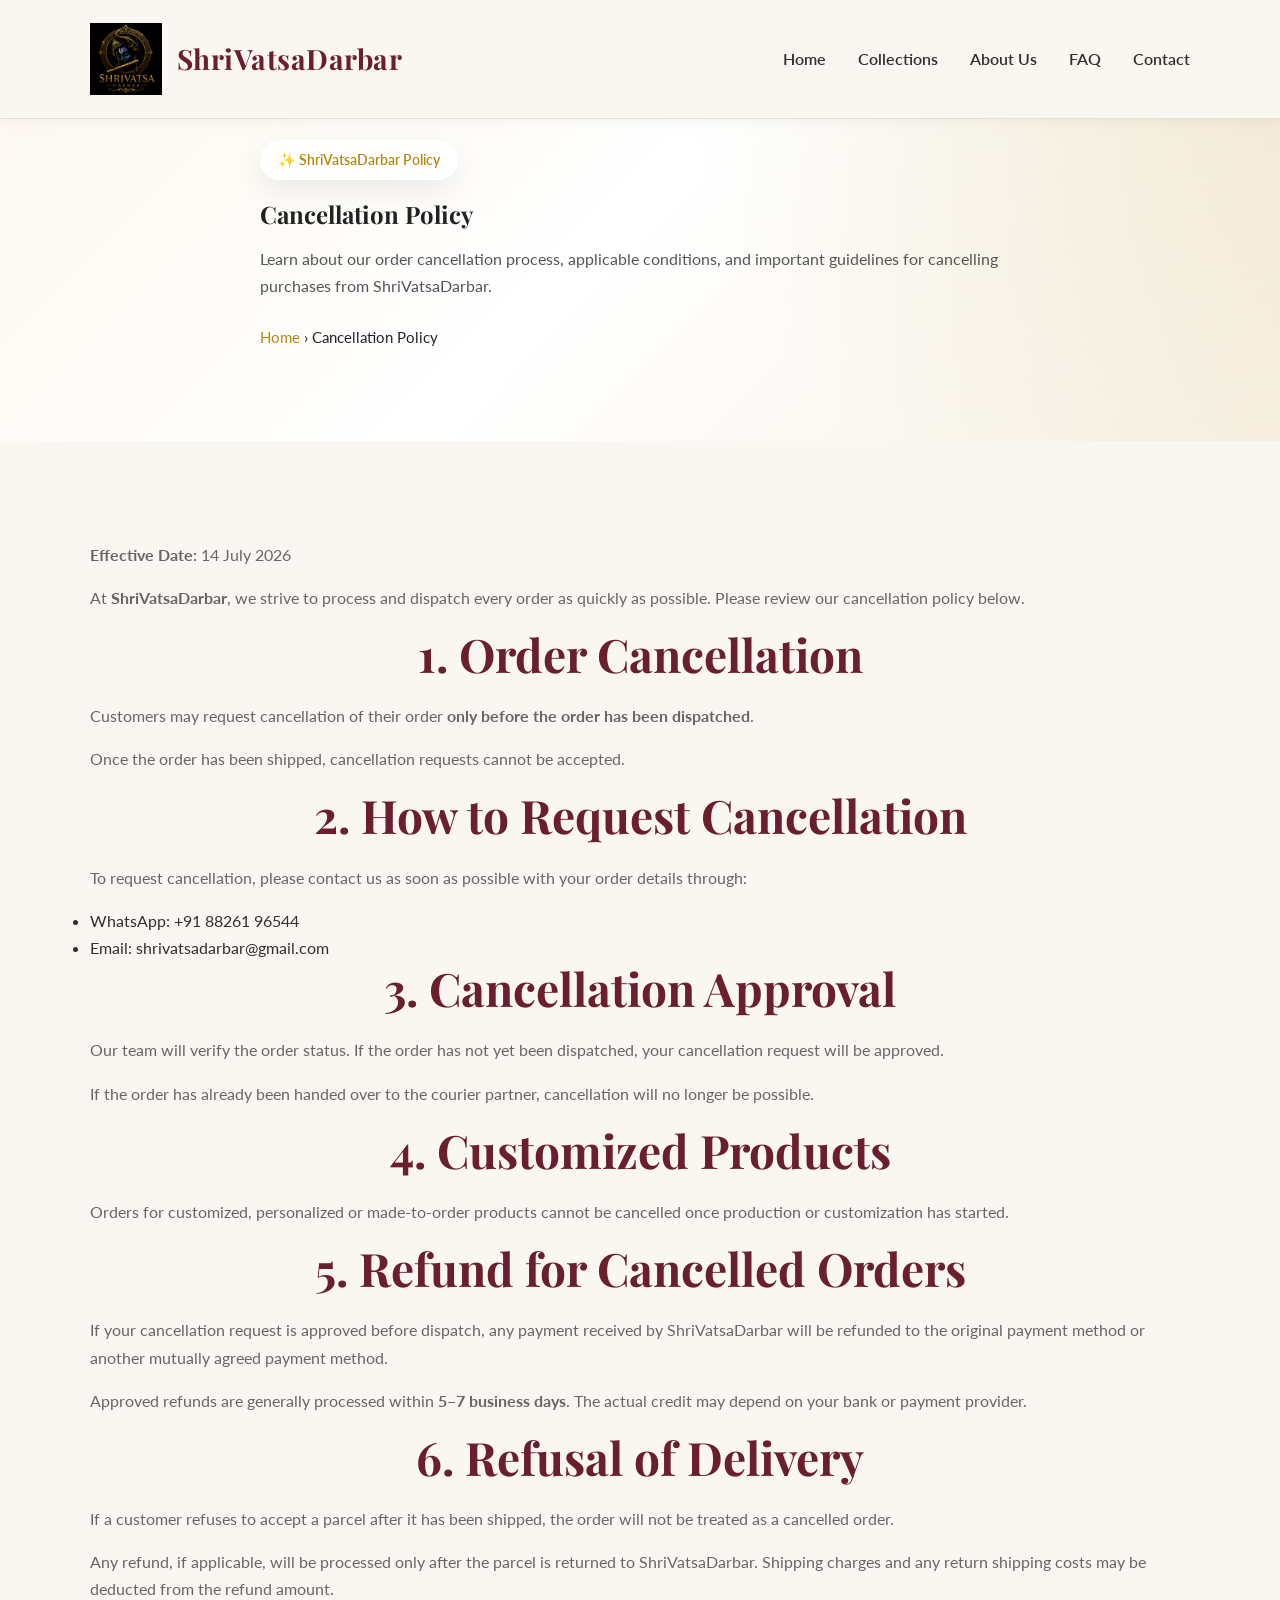
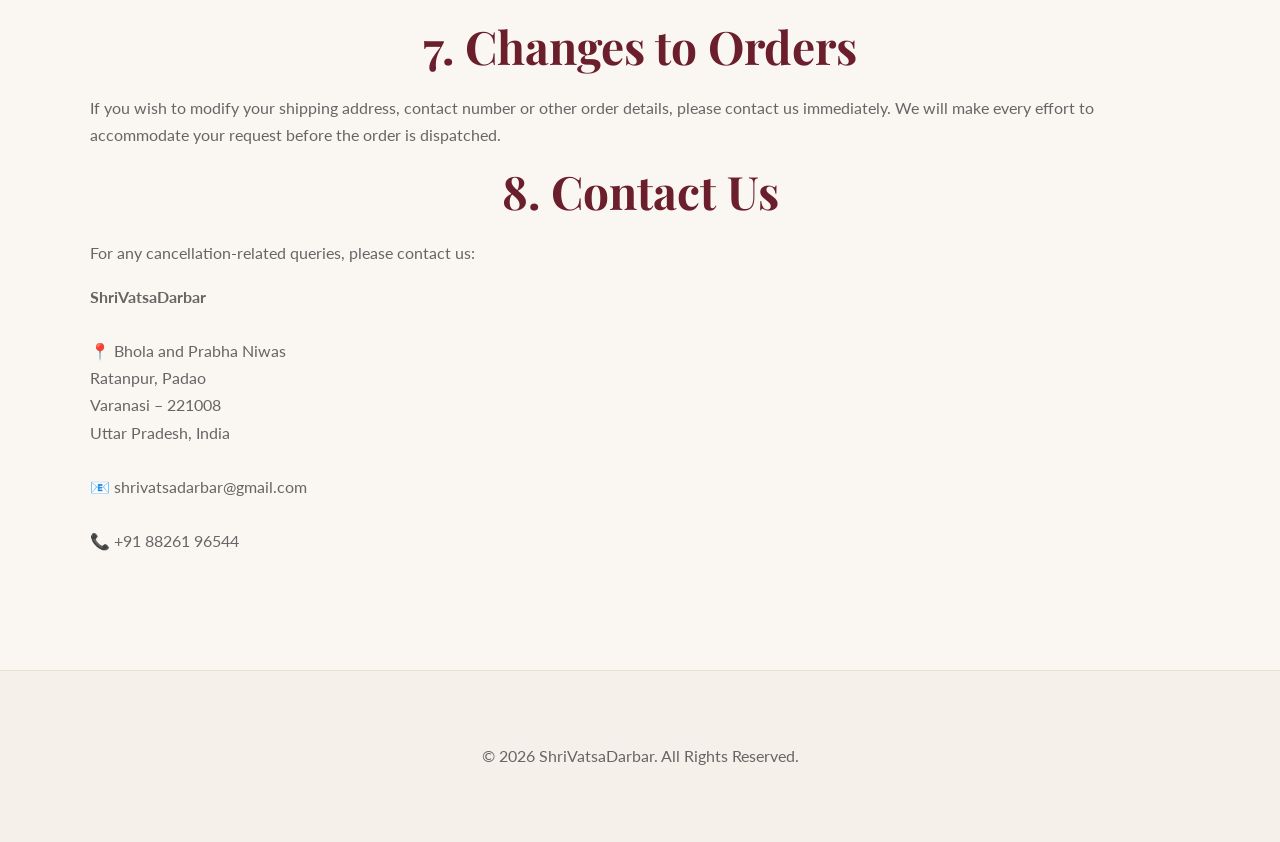
<file: cancellation-policy.html>
<!DOCTYPE html>
<html lang="en">

<head>

<meta charset="UTF-8">
<meta name="viewport" content="width=device-width, initial-scale=1.0">

<title>Cancellation Policy | ShriVatsaDarbar</title>

<meta name="description"
content="Read the Cancellation Policy of ShriVatsaDarbar.">

<link rel="stylesheet" href="style.css">

<link rel="preconnect" href="https://fonts.googleapis.com">
<link rel="preconnect" href="https://fonts.gstatic.com" crossorigin>

<link href="https://fonts.googleapis.com/css2?family=Poppins:wght@300;400;500;600;700&display=swap"
rel="stylesheet">

</head>

<body>

<header>

    <div class="logo">
        <img src="images/logoT.png" alt="ShriVatsaDarbar Logo">
        <span>ShriVatsaDarbar</span>
    </div>

    <nav>
        <a href="index.html">Home</a>
        <a href="index.html#products">Collections</a>
        <a href="about.html">About Us</a>
        <a href="faq.html">FAQ</a>
        <a href="index.html#contact">Contact</a>
    </nav>

</header>

<section class="premium-page-hero">

    <div class="page-hero-overlay"></div>

    <div class="faq-hero-content">

        <span class="page-tag">
            ✨ ShriVatsaDarbar Policy
        </span>

        <h1>Cancellation Policy</h1>

        <p>
            Learn about our order cancellation process, applicable conditions, and important guidelines for cancelling purchases from ShriVatsaDarbar.
        </p>

        <div class="breadcrumb">
            <a href="index.html">Home</a>
            <span>›</span>
            <span>Cancellation Policy</span>
        </div>

    </div>

</section>
<section class="policy-section">

<div class="container">

<div class="policy-card">

<p><strong>Effective Date:</strong> 14 July 2026</p>

<p>

At <strong>ShriVatsaDarbar</strong>, we strive to process and dispatch every order as quickly as possible. Please review our cancellation policy below.

</p>

<h2>1. Order Cancellation</h2>

<p>

Customers may request cancellation of their order <strong>only before the order has been dispatched</strong>.

</p>

<p>

Once the order has been shipped, cancellation requests cannot be accepted.

</p>

<h2>2. How to Request Cancellation</h2>

<p>

To request cancellation, please contact us as soon as possible with your order details through:

</p>

<ul>

<li>WhatsApp: +91 88261 96544</li>

<li>Email: shrivatsadarbar@gmail.com</li>

</ul>

<h2>3. Cancellation Approval</h2>

<p>

Our team will verify the order status. If the order has not yet been dispatched, your cancellation request will be approved.

</p>

<p>

If the order has already been handed over to the courier partner, cancellation will no longer be possible.

</p>

<h2>4. Customized Products</h2>

<p>

Orders for customized, personalized or made-to-order products cannot be cancelled once production or customization has started.

</p>
<h2>5. Refund for Cancelled Orders</h2>

<p>

If your cancellation request is approved before dispatch, any payment received by ShriVatsaDarbar will be refunded to the original payment method or another mutually agreed payment method.

</p>

<p>

Approved refunds are generally processed within <strong>5–7 business days</strong>. The actual credit may depend on your bank or payment provider.

</p>

<h2>6. Refusal of Delivery</h2>

<p>

If a customer refuses to accept a parcel after it has been shipped, the order will not be treated as a cancelled order.

</p>

<p>

Any refund, if applicable, will be processed only after the parcel is returned to ShriVatsaDarbar. Shipping charges and any return shipping costs may be deducted from the refund amount.

</p>

<h2>7. Changes to Orders</h2>

<p>

If you wish to modify your shipping address, contact number or other order details, please contact us immediately. We will make every effort to accommodate your request before the order is dispatched.

</p>

<h2>8. Contact Us</h2>

<p>

For any cancellation-related queries, please contact us:

</p>

<p>

<strong>ShriVatsaDarbar</strong><br><br>

📍 Bhola and Prabha Niwas<br>
Ratanpur, Padao<br>
Varanasi – 221008<br>
Uttar Pradesh, India<br><br>

📧
<a href="mailto:shrivatsadarbar@gmail.com">
shrivatsadarbar@gmail.com
</a>

<br><br>

📞
<a href="tel:+918826196544">
+91 88261 96544
</a>

</p>

</div>

</div>

</section>

<footer class="footer">

<div class="container">

<p>
© 2026 ShriVatsaDarbar. All Rights Reserved.
</p>

</div>

</footer>

</body>

</html>
</file>
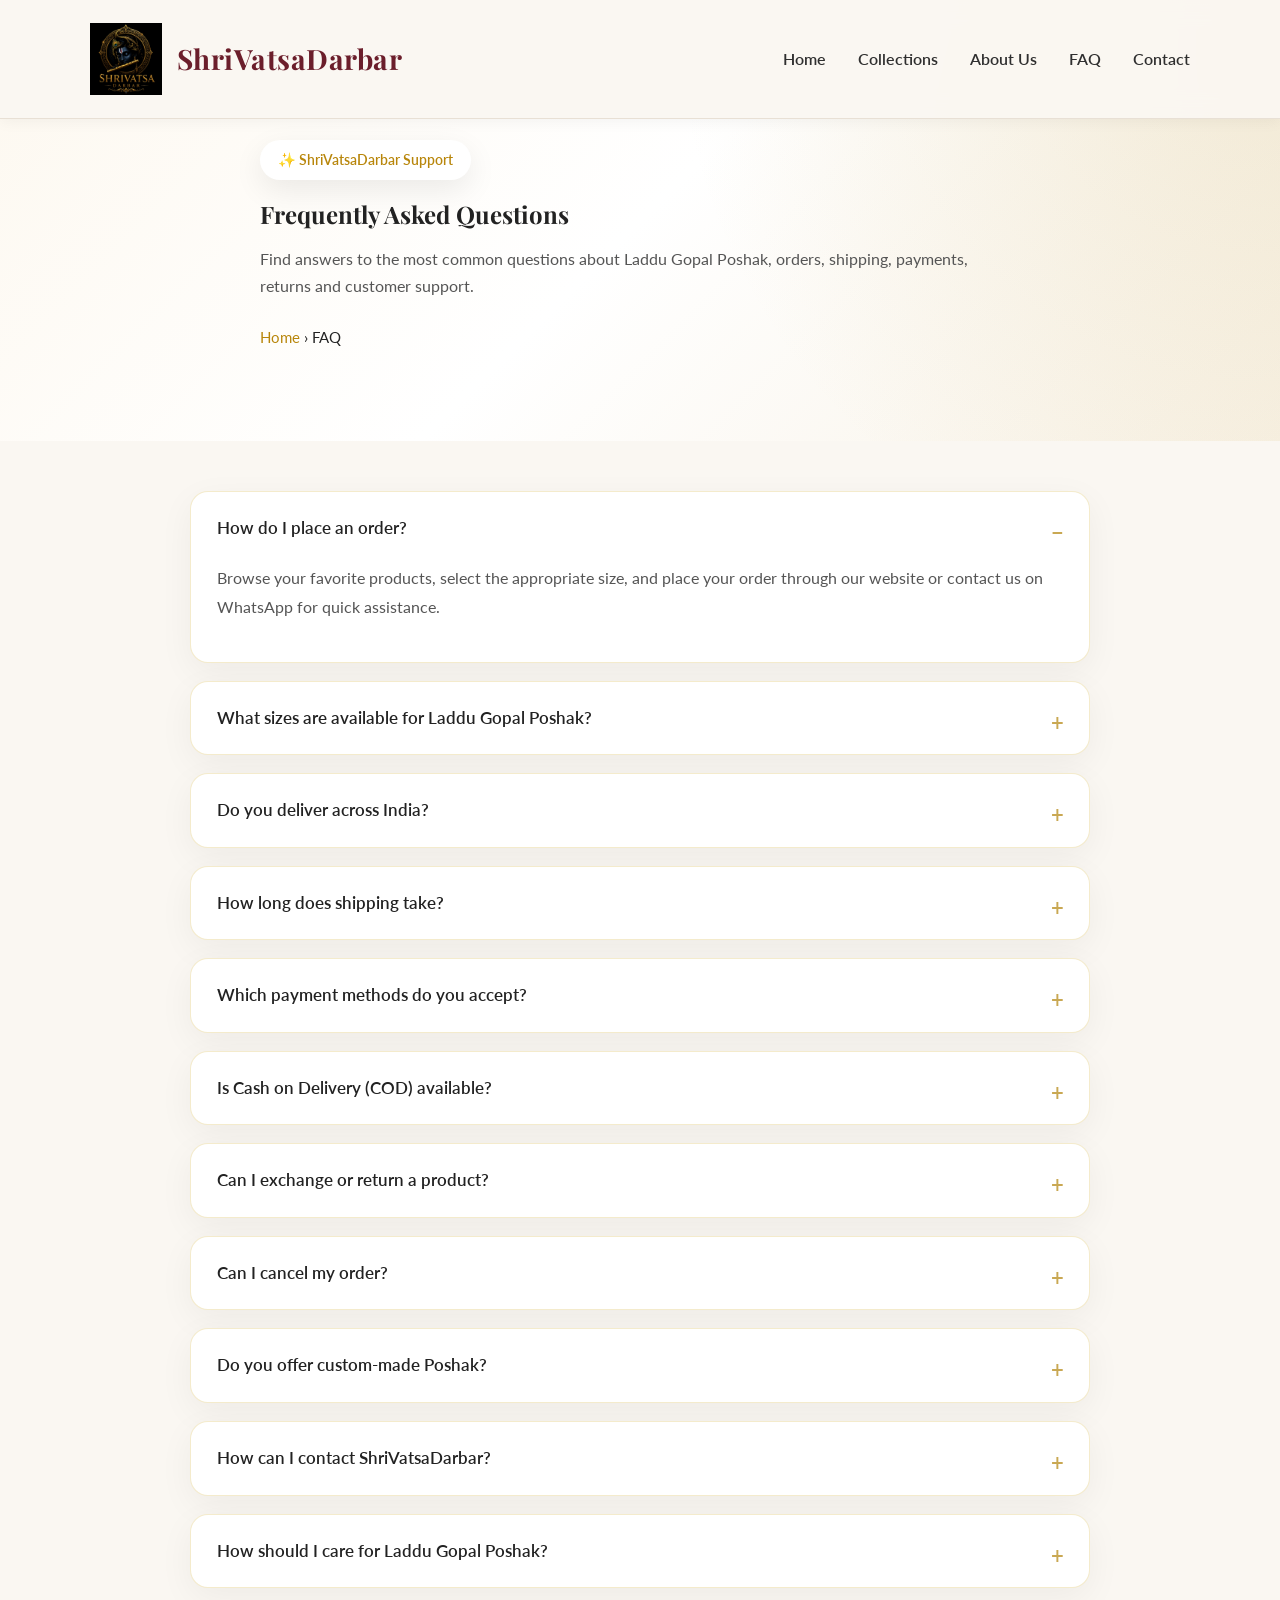
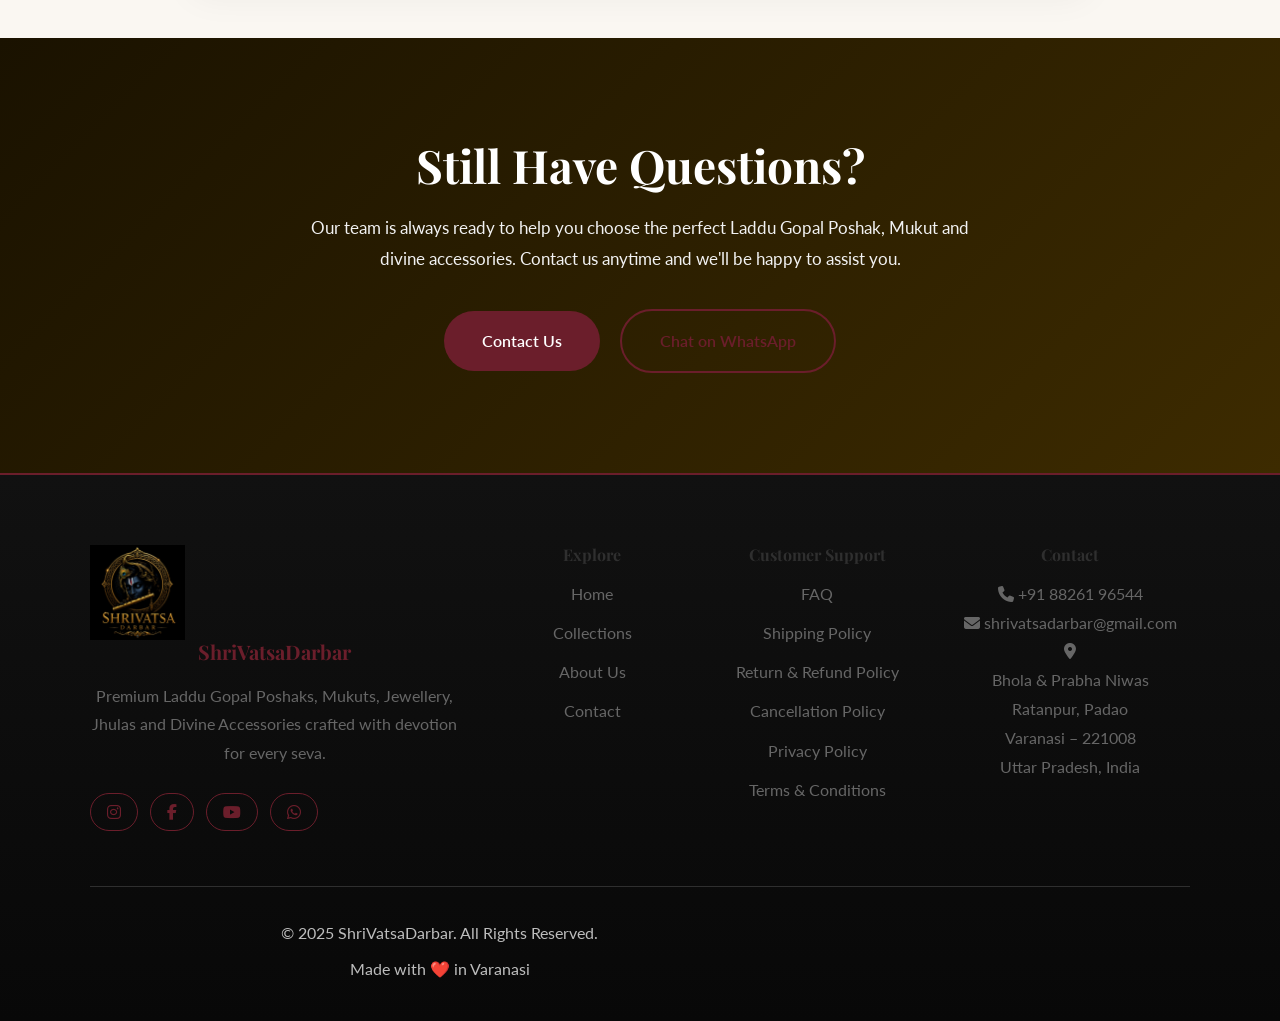
<file: faq.html>
<!DOCTYPE html>
<html lang="en">

<head>
    <meta charset="UTF-8">
    <meta name="viewport" content="width=device-width, initial-scale=1.0">

    <title>Frequently Asked Questions | ShriVatsaDarbar</title>

    <meta name="description"
        content="Find answers to common questions about ShriVatsaDarbar, including orders, shipping, Laddu Gopal Poshak sizes, returns, payments, and customer support.">

    <link rel="stylesheet"
      href="https://cdnjs.cloudflare.com/ajax/libs/font-awesome/6.5.2/css/all.min.css">

<link rel="stylesheet" href="style.css">
</head>

<body>

    <!-- Header -->

    <header>

<div class="logo">
    <img src="images/logoT.png" alt="ShriVatsaDarbar Logo">
    <span>ShriVatsaDarbar</span>
</div>

        <nav>
            <a href="index.html">Home</a>
<a href="index.html#products">Collections</a>
<a href="about.html">About Us</a>
<a href="faq.html">FAQ</a>
<a href="index.html#contact">Contact</a>
        </nav>
    </header>

    <!-- Hero -->

    <section class="premium-page-hero">

    <div class="page-hero-overlay"></div>

    <div class="faq-hero-content">

        <span class="page-tag">
            ✨ ShriVatsaDarbar Support
        </span>

        <h1>Frequently Asked Questions</h1>

        <p>
            Find answers to the most common questions about Laddu Gopal Poshak,
            orders, shipping, payments, returns and customer support.
        </p>

        <div class="breadcrumb">
            <a href="index.html">Home</a>
            <span>›</span>
            <span>FAQ</span>
        </div>

    </div>

</section>

    <!-- FAQ Section -->

            <div class="faq-list">

                <details class="faq-item" open>
                    <summary>How do I place an order?</summary>

                    <p>
                        Browse your favorite products, select the appropriate size,
                        and place your order through our website or contact us on
                        WhatsApp for quick assistance.
                    </p>
                </details>

                <details class="faq-item">
                    <summary>What sizes are available for Laddu Gopal Poshak?</summary>

                    <p>
                        We offer multiple sizes suitable for Laddu Gopal idols.
                        Each product page includes available sizes to help you
                        choose the perfect fit.
                    </p>
                </details>

                <details class="faq-item">
                    <summary>Do you deliver across India?</summary>

                    <p>
                        Yes. We deliver across India using trusted courier partners
                        to ensure your order reaches you safely.
                    </p>
                </details>

                <details class="faq-item">
                    <summary>How long does shipping take?</summary>

                    <p>
                        Most orders are dispatched within 1–2 business days.
                        Delivery usually takes 3–7 business days depending on
                        your location.
                    </p>
                </details>
                                <details class="faq-item">
                    <summary>Which payment methods do you accept?</summary>

                    <p>
                        We accept secure online payments through our website.
                        Available payment options may include UPI, debit cards,
                        credit cards, net banking and other supported payment
                        methods during checkout.
                    </p>
                </details>

                <details class="faq-item">
                    <summary>Is Cash on Delivery (COD) available?</summary>

                    <p>
                        Cash on Delivery availability depends on your delivery
                        location. If COD is available for your PIN code, it will
                        be shown during checkout.
                    </p>
                </details>

                <details class="faq-item">
                    <summary>Can I exchange or return a product?</summary>

                    <p>
                        Please refer to our Return & Refund Policy. If you receive
                        a damaged or incorrect product, contact us within the
                        specified time along with photos for quick assistance.
                    </p>
                </details>

                <details class="faq-item">
                    <summary>Can I cancel my order?</summary>

                    <p>
                        Orders can usually be cancelled before they are shipped.
                        Once dispatched, cancellation may not be possible. Please
                        contact us immediately if you need to cancel an order.
                    </p>
                </details>

                <details class="faq-item">
                    <summary>Do you offer custom-made Poshak?</summary>

                    <p>
                        Yes. For selected designs and festive collections, custom
                        orders may be available. Please contact us on WhatsApp to
                        discuss your requirements.
                    </p>
                </details>

                <details class="faq-item">
                    <summary>How can I contact ShriVatsaDarbar?</summary>

                    <p>
                        You can reach us through WhatsApp, email, or our Contact
                        Us page. We are happy to help with product selection,
                        sizing and order-related queries.
                    </p>
                </details>

                <details class="faq-item">
                    <summary>How should I care for Laddu Gopal Poshak?</summary>

                    <p>
                        Handle the fabric gently and keep it clean and dry.
                        Delicate hand washing is recommended unless specific care
                        instructions are provided with the product.
                    </p>
                </details>

            </div>

        </div>

    </section>

    <!-- Support CTA -->

    <section class="about-cta">

        <div class="container">

            <h2>Still Have Questions?</h2>

            <p>
                Our team is always ready to help you choose the perfect Laddu
                Gopal Poshak, Mukut and divine accessories. Contact us anytime
                and we'll be happy to assist you.
            </p>

            <div class="hero-buttons">

                <a href="contact.html" class="btn">
                    Contact Us
                </a>

                <a href="https://wa.me/918826196544?text=Radhe%20Radhe!%20I%20would%20like%20to%20know%20more%20about%20your%20Laddu%20Gopal%20Poshak%20and%20Accessories." class="btn secondary">
    Chat on WhatsApp
</a>

            </div>

        </div>

    </section>
        <!-- Footer -->

    <footer class="svd-footer">

    <div class="footer-container">

        <!-- Brand -->
        <div class="footer-column footer-brand">

            <img src="images/logoT.png"
                 alt="ShriVatsaDarbar Logo"
                 class="footer-logo">

            <h3>ShriVatsaDarbar</h3>

            <p>
                Premium Laddu Gopal Poshaks, Mukuts, Jewellery,
                Jhulas and Divine Accessories crafted with devotion
                for every seva.
            </p>

            <div class="footer-social">

                <a href="https://www.instagram.com/shrivatsadarbar?igsh=MTNrdmpzZXVrZnJpOQ=="
                   target="_blank"
                   aria-label="Instagram">
                    <i class="fab fa-instagram"></i>
                </a>

                <a href="https://www.facebook.com/share/1b3UynPJ7a/"
                   target="_blank"
                   aria-label="Facebook">
                    <i class="fab fa-facebook-f"></i>
                </a>

                <a href="https://youtube.com/@shrivatsadarbar?si=Pefi8X33XfNsM-9H"
                   target="_blank"
                   aria-label="YouTube">
                    <i class="fab fa-youtube"></i>
                </a>

                <a href="https://wa.me/918826196544"
                   target="_blank"
                   aria-label="WhatsApp">
                    <i class="fab fa-whatsapp"></i>
                </a>

            </div>

        </div>

        <!-- Explore -->
        <div class="footer-column">

            <h4>Explore</h4>

            <ul>

                <li><a href="#">Home</a></li>

                <li><a href="#products">Collections</a></li>

                <li><a href="#about">About Us</a></li>

                <li><a href="#contact">Contact</a></li>

            </ul>

        </div>

        <!-- Customer Support -->
        <div class="footer-column">

            <h4>Customer Support</h4>

            <ul>

                <li><a href="#">FAQ</a></li>

                <li><a href="#">Shipping Policy</a></li>

                <li><a href="#">Return & Refund Policy</a></li>

                <li><a href="#">Cancellation Policy</a></li>

                <li><a href="#">Privacy Policy</a></li>

                <li><a href="#">Terms & Conditions</a></li>

            </ul>

        </div>

        <!-- Contact -->
        <div class="footer-column">

            <h4>Contact</h4>

            <p>
                <i class="fas fa-phone"></i>
                +91 88261 96544
            </p>

            <p>
                <i class="fas fa-envelope"></i>
                shrivatsadarbar@gmail.com
            </p>

            <p>
                <i class="fas fa-location-dot"></i><br>

                Bhola &amp; Prabha Niwas<br>
                Ratanpur, Padao<br>
                Varanasi – 221008<br>
                Uttar Pradesh, India

            </p>

        </div>

    </div>

    <div class="footer-bottom">

        <p>
            © 2025 ShriVatsaDarbar. All Rights Reserved.
        </p>

        <p>
            Made with ❤️ in Varanasi
        </p>

    </div>

</footer>

</body>

</html>
</file>
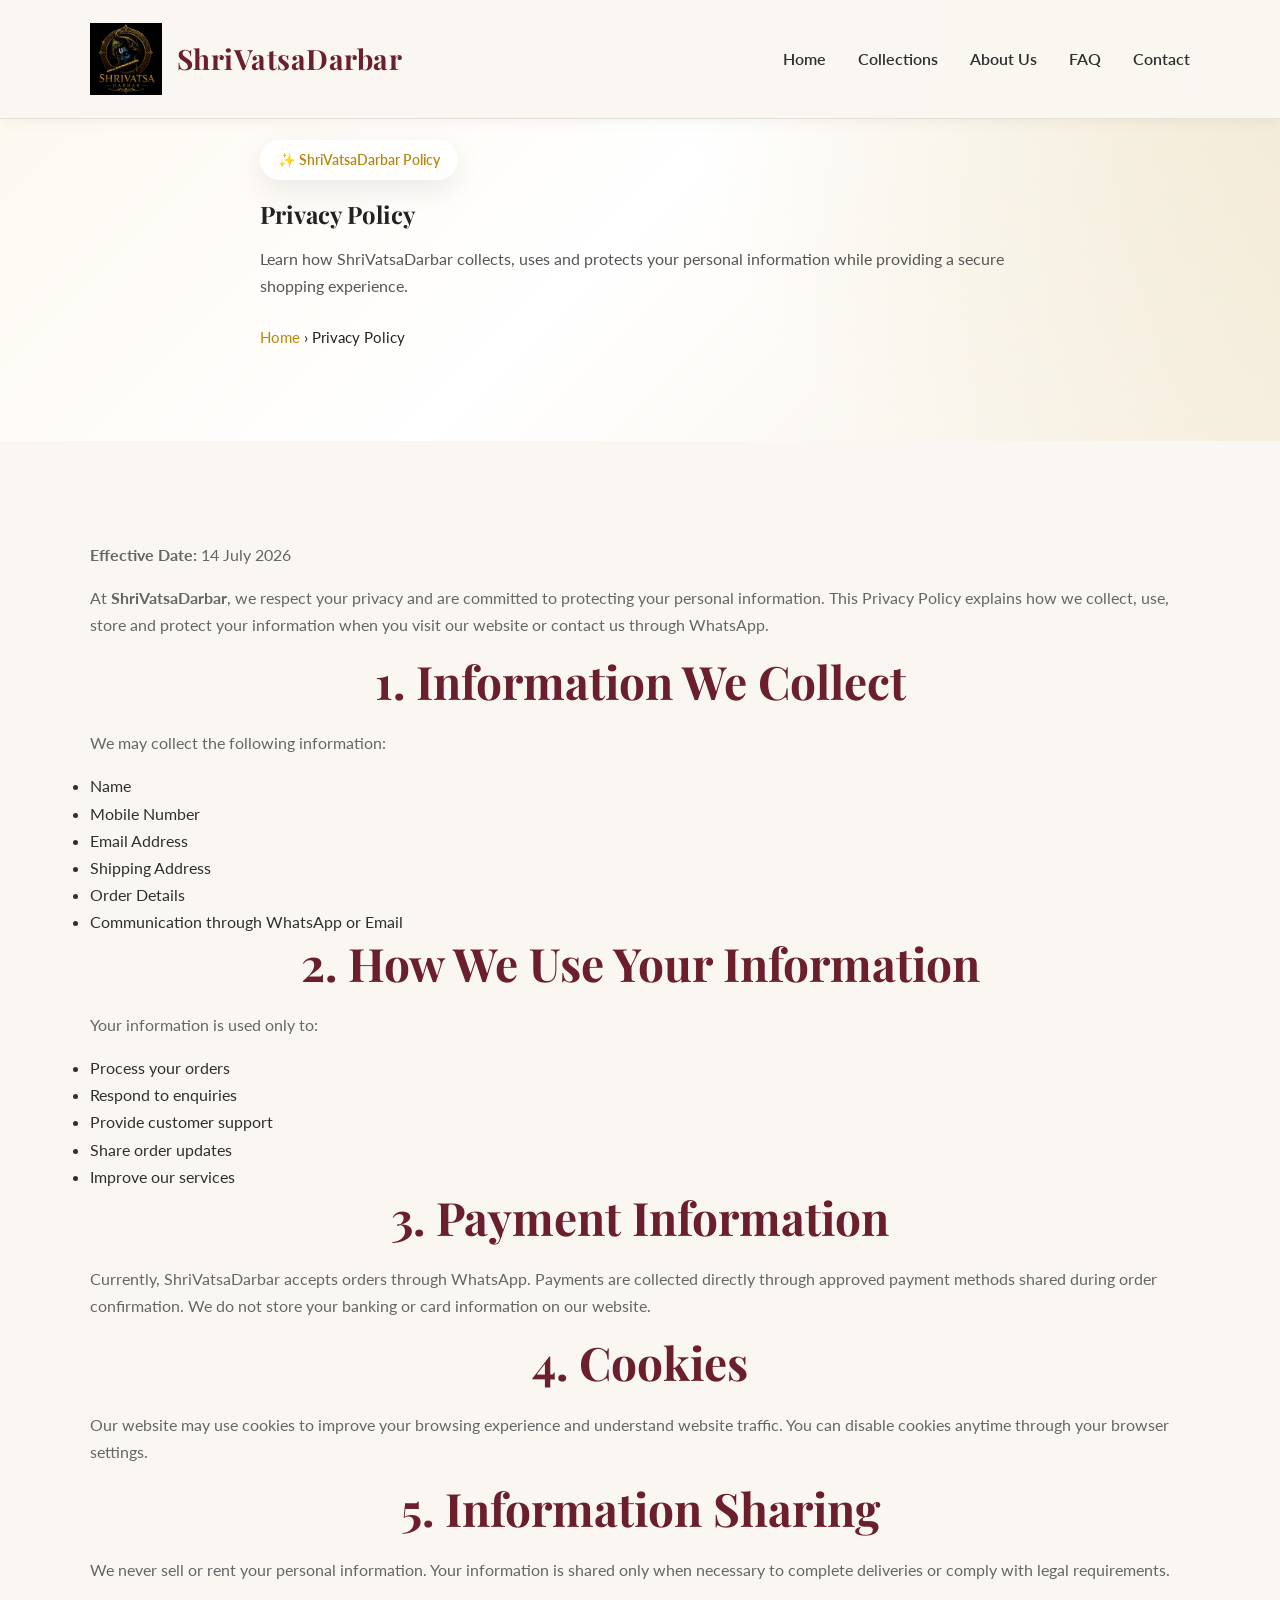
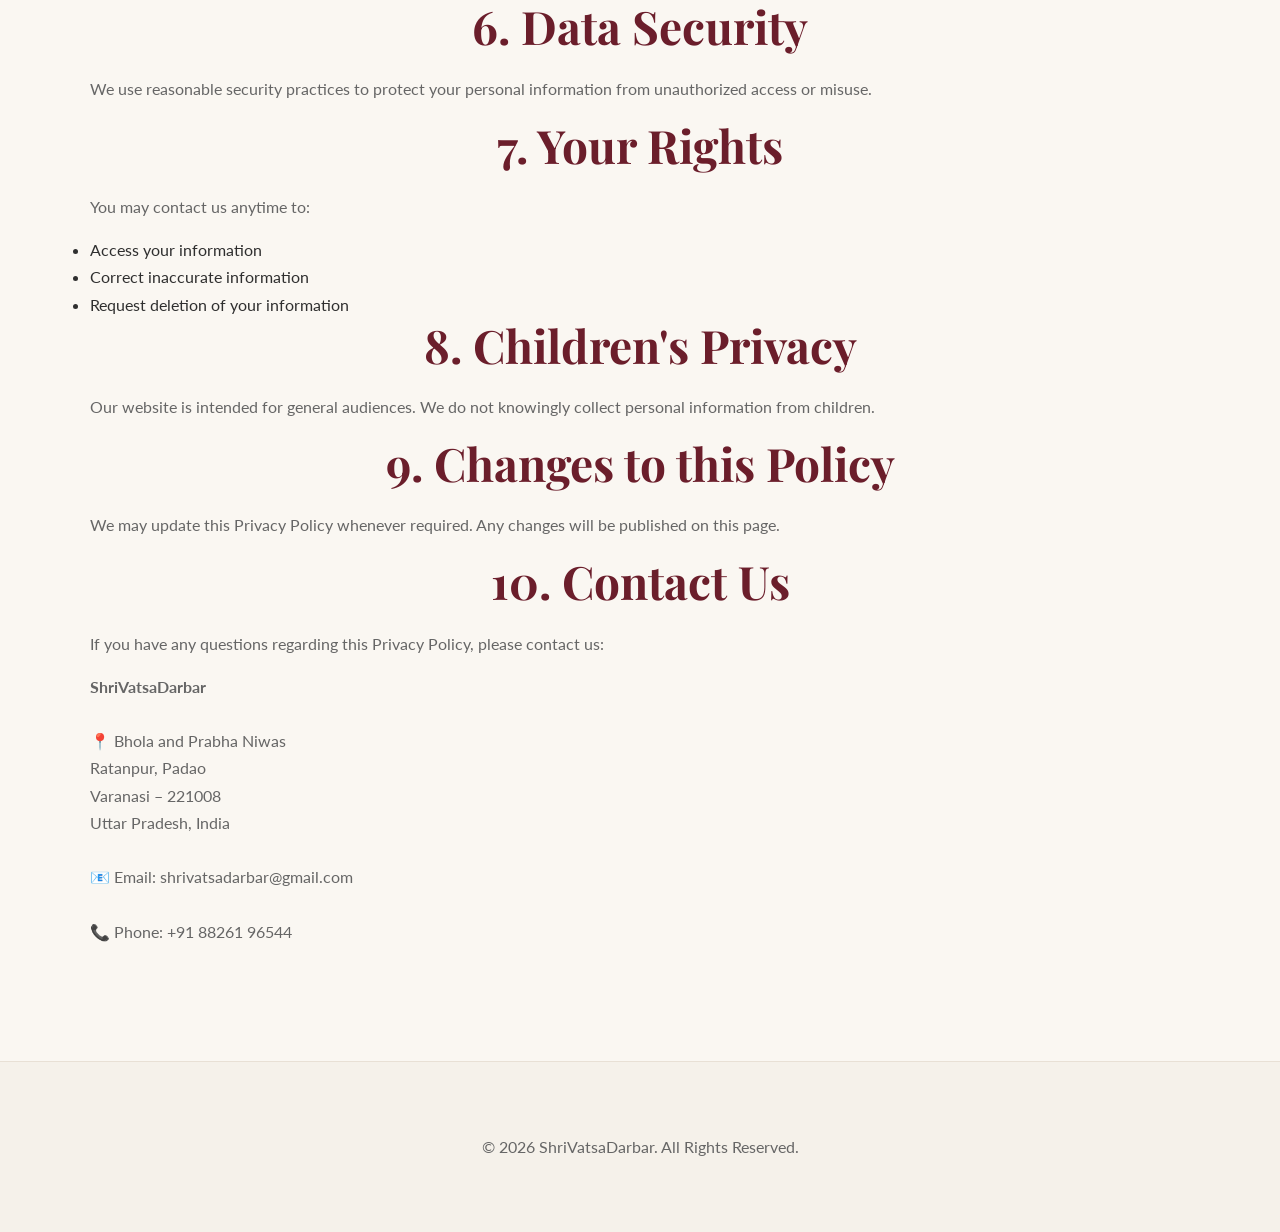
<file: privacy-policy.html>
<!DOCTYPE html>
<html lang="en">
<head>
    <meta charset="UTF-8">
    <meta name="viewport" content="width=device-width, initial-scale=1.0">
    <title>Privacy Policy | ShriVatsaDarbar</title>
    <meta name="description" content="Read the Privacy Policy of ShriVatsaDarbar. Learn how we collect, use and protect your personal information.">

    <link rel="stylesheet" href="style.css">

    <link rel="preconnect" href="https://fonts.googleapis.com">
    <link rel="preconnect" href="https://fonts.gstatic.com" crossorigin>
    <link href="https://fonts.googleapis.com/css2?family=Poppins:wght@300;400;500;600;700&display=swap" rel="stylesheet">
</head>

<body>

<!-- HEADER -->
<header>

<div class="logo">
    <img src="images/logoT.png" alt="ShriVatsaDarbar Logo">
    <span>ShriVatsaDarbar</span>
</div>

<nav>
    <a href="index.html">Home</a>
    <a href="index.html#products">Collections</a>
    <a href="about.html">About Us</a>
    <a href="faq.html">FAQ</a>
    <a href="index.html#contact">Contact</a>
</nav>

</header>


<!-- HERO -->
<section class="premium-page-hero">

    <div class="page-hero-overlay"></div>

    <div class="faq-hero-content">

        <span class="page-tag">
            ✨ ShriVatsaDarbar Policy
        </span>

        <h1>Privacy Policy</h1>

        <p>
            Learn how ShriVatsaDarbar collects, uses and protects your
            personal information while providing a secure shopping experience.
        </p>

        <div class="breadcrumb">
            <a href="index.html">Home</a>
            <span>›</span>
            <span>Privacy Policy</span>
        </div>

    </div>

</section>


<!-- CONTENT -->
<section class="policy-section">
<div class="container">

<div class="policy-card">

<p><strong>Effective Date:</strong> 14 July 2026</p>

<p>
At <strong>ShriVatsaDarbar</strong>, we respect your privacy and are committed to protecting your personal information.
This Privacy Policy explains how we collect, use, store and protect your information when you visit our website or contact us through WhatsApp.
</p>

<h2>1. Information We Collect</h2>

<p>We may collect the following information:</p>

<ul>
<li>Name</li>
<li>Mobile Number</li>
<li>Email Address</li>
<li>Shipping Address</li>
<li>Order Details</li>
<li>Communication through WhatsApp or Email</li>
</ul>

<h2>2. How We Use Your Information</h2>

<p>Your information is used only to:</p>

<ul>
<li>Process your orders</li>
<li>Respond to enquiries</li>
<li>Provide customer support</li>
<li>Share order updates</li>
<li>Improve our services</li>
</ul>

<h2>3. Payment Information</h2>

<p>
Currently, ShriVatsaDarbar accepts orders through WhatsApp.
Payments are collected directly through approved payment methods shared during order confirmation.
We do not store your banking or card information on our website.
</p>

<h2>4. Cookies</h2>

<p>
Our website may use cookies to improve your browsing experience and understand website traffic.
You can disable cookies anytime through your browser settings.
</p>

<h2>5. Information Sharing</h2>

<p>
We never sell or rent your personal information.
Your information is shared only when necessary to complete deliveries or comply with legal requirements.
</p>

<h2>6. Data Security</h2>

<p>
We use reasonable security practices to protect your personal information from unauthorized access or misuse.
</p>

<h2>7. Your Rights</h2>

<p>You may contact us anytime to:</p>

<ul>
<li>Access your information</li>
<li>Correct inaccurate information</li>
<li>Request deletion of your information</li>
</ul>

<h2>8. Children's Privacy</h2>

<p>
Our website is intended for general audiences.
We do not knowingly collect personal information from children.
</p>

<h2>9. Changes to this Policy</h2>

<p>
We may update this Privacy Policy whenever required.
Any changes will be published on this page.
</p>

<h2>10. Contact Us</h2>

<p>
If you have any questions regarding this Privacy Policy, please contact us:
</p>

<p>

<strong>ShriVatsaDarbar</strong><br><br>

📍 Bhola and Prabha Niwas<br>
Ratanpur, Padao<br>
Varanasi – 221008<br>
Uttar Pradesh, India<br><br>

📧 Email:
<a href="mailto:shrivatsadarbar@gmail.com">
shrivatsadarbar@gmail.com
</a>

<br><br>

📞 Phone:
<a href="tel:+918826196544">
+91 88261 96544
</a>

</p>

</div>

</div>
</section>



<!-- FOOTER -->

<footer class="footer">
<div class="container">

<p>
© 2026 ShriVatsaDarbar.
All Rights Reserved.
</p>

</div>
</footer>

</body>
</html>
</file>
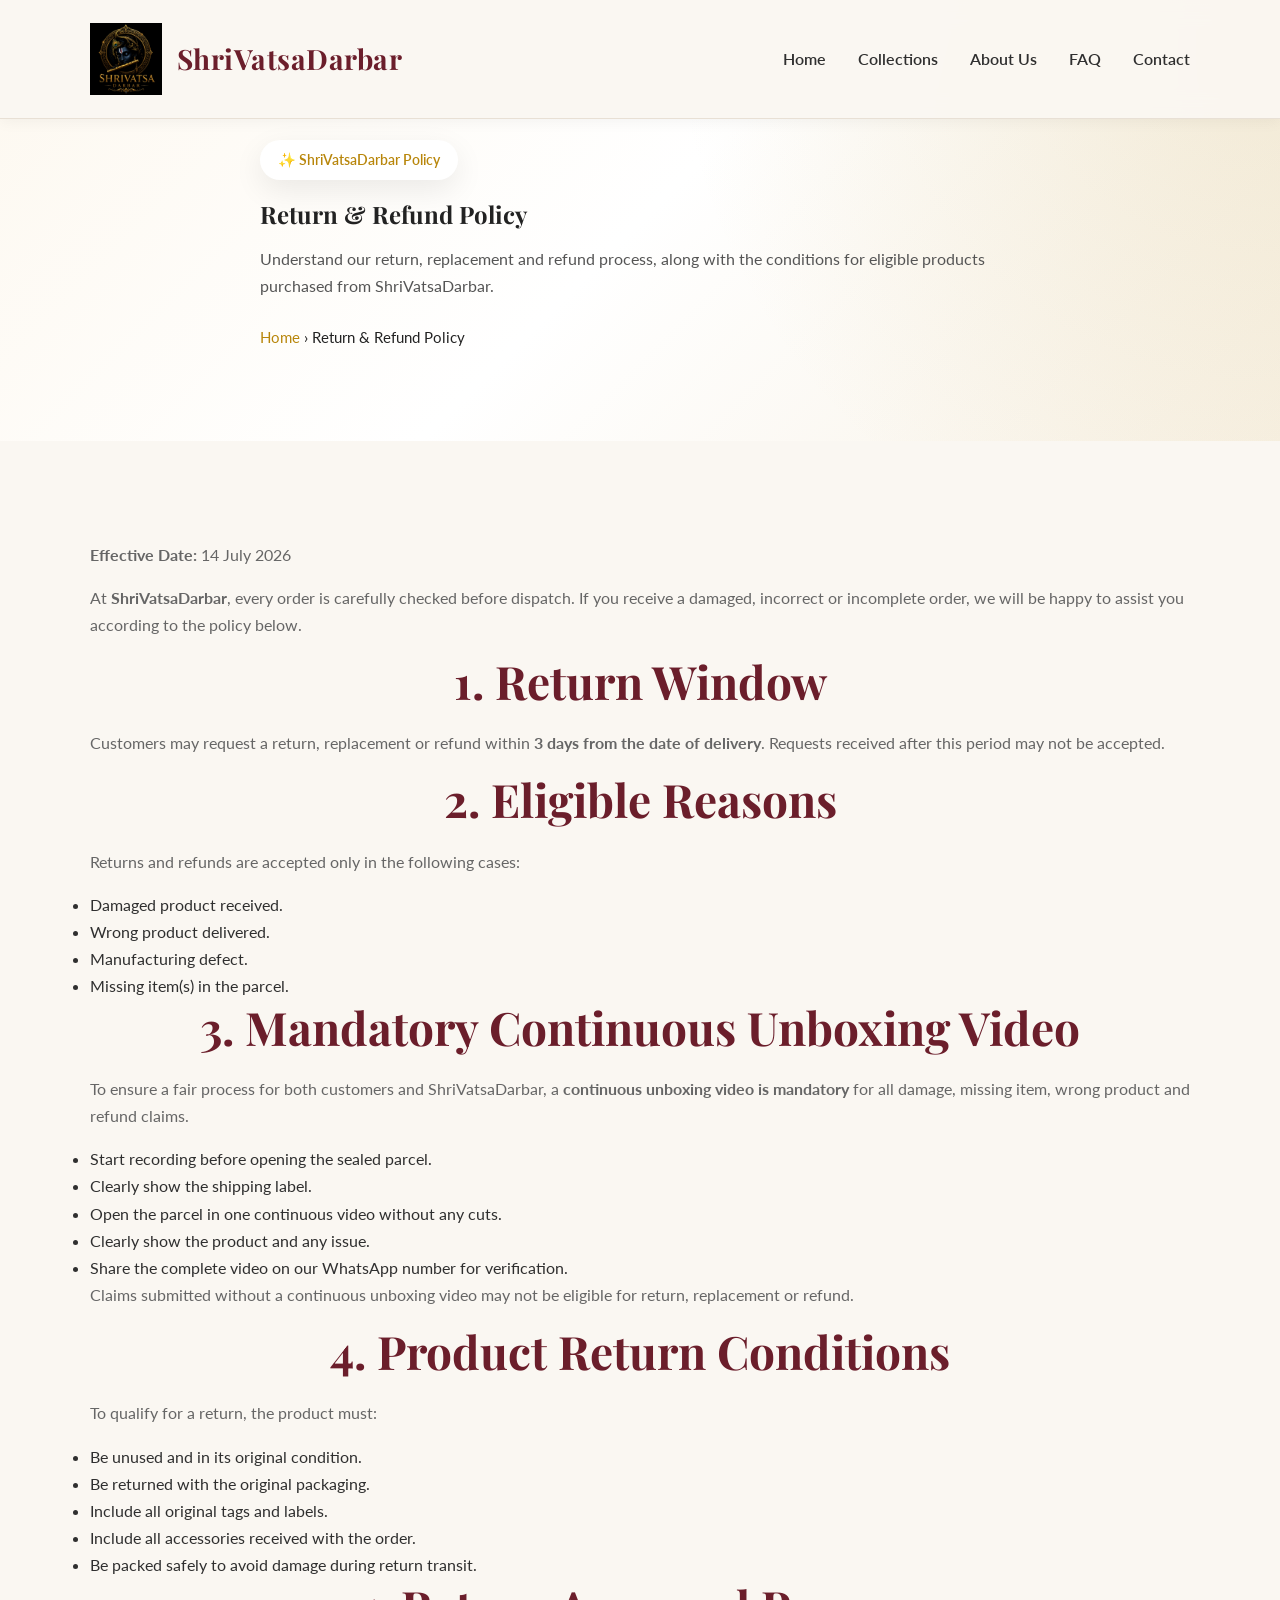
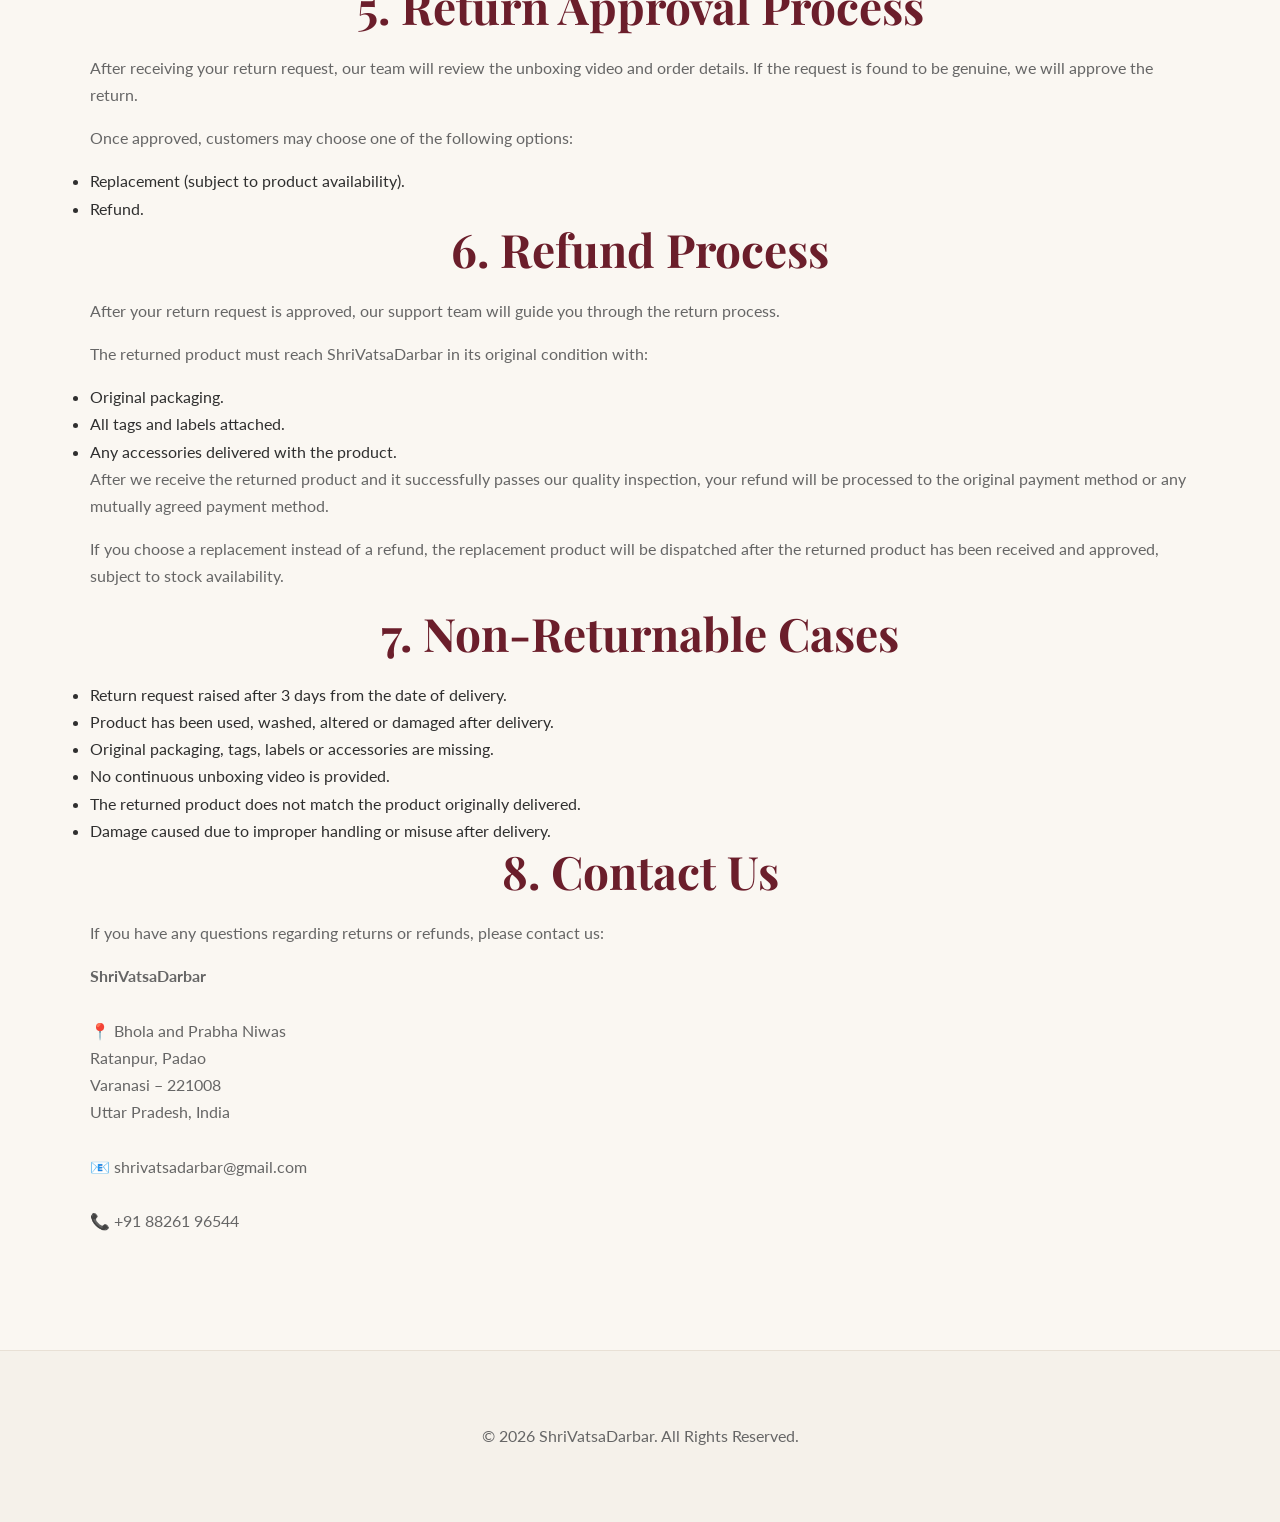
<file: return-refund-policy.html>
<!DOCTYPE html>
<html lang="en">

<head>
    <meta charset="UTF-8">
    <meta name="viewport" content="width=device-width, initial-scale=1.0">

    <title>Return & Refund Policy | ShriVatsaDarbar</title>

    <meta name="description"
        content="Read the Return & Refund Policy of ShriVatsaDarbar for returns, replacements and refunds.">

    <link rel="stylesheet" href="style.css">

    <link rel="preconnect" href="https://fonts.googleapis.com">
    <link rel="preconnect" href="https://fonts.gstatic.com" crossorigin>

    <link href="https://fonts.googleapis.com/css2?family=Poppins:wght@300;400;500;600;700&display=swap"
        rel="stylesheet">
</head>

<body>

<header>

    <div class="logo">
        <img src="images/logoT.png" alt="ShriVatsaDarbar Logo">
        <span>ShriVatsaDarbar</span>
    </div>

    <nav>
        <a href="index.html">Home</a>
        <a href="index.html#products">Collections</a>
        <a href="about.html">About Us</a>
        <a href="faq.html">FAQ</a>
        <a href="index.html#contact">Contact</a>
    </nav>

</header>

<section class="premium-page-hero">

    <div class="page-hero-overlay"></div>

    <div class="faq-hero-content">

        <span class="page-tag">
            ✨ ShriVatsaDarbar Policy
        </span>

        <h1>Return &amp; Refund Policy</h1>

        <p>
            Understand our return, replacement and refund process, along with the
            conditions for eligible products purchased from ShriVatsaDarbar.
        </p>

        <div class="breadcrumb">
            <a href="index.html">Home</a>
            <span>›</span>
            <span>Return &amp; Refund Policy</span>
        </div>

    </div>

</section>

<section class="policy-section">

<div class="container">

<div class="policy-card">

<p><strong>Effective Date:</strong> 14 July 2026</p>

<p>
At <strong>ShriVatsaDarbar</strong>, every order is carefully checked before dispatch. If you receive a damaged, incorrect or incomplete order, we will be happy to assist you according to the policy below.
</p>

<h2>1. Return Window</h2>

<p>
Customers may request a return, replacement or refund within <strong>3 days from the date of delivery</strong>. Requests received after this period may not be accepted.
</p>

<h2>2. Eligible Reasons</h2>

<p>
Returns and refunds are accepted only in the following cases:
</p>

<ul>

<li>Damaged product received.</li>

<li>Wrong product delivered.</li>

<li>Manufacturing defect.</li>

<li>Missing item(s) in the parcel.</li>

</ul>

<h2>3. Mandatory Continuous Unboxing Video</h2>

<p>
To ensure a fair process for both customers and ShriVatsaDarbar, a <strong>continuous unboxing video is mandatory</strong> for all damage, missing item, wrong product and refund claims.
</p>

<ul>

<li>Start recording before opening the sealed parcel.</li>

<li>Clearly show the shipping label.</li>

<li>Open the parcel in one continuous video without any cuts.</li>

<li>Clearly show the product and any issue.</li>

<li>Share the complete video on our WhatsApp number for verification.</li>

</ul>

<p>
Claims submitted without a continuous unboxing video may not be eligible for return, replacement or refund.
</p>

<h2>4. Product Return Conditions</h2>

<p>
To qualify for a return, the product must:
</p>

<ul>

<li>Be unused and in its original condition.</li>

<li>Be returned with the original packaging.</li>

<li>Include all original tags and labels.</li>

<li>Include all accessories received with the order.</li>

<li>Be packed safely to avoid damage during return transit.</li>

</ul>
<h2>5. Return Approval Process</h2>

<p>
After receiving your return request, our team will review the unboxing video and order details. If the request is found to be genuine, we will approve the return.
</p>

<p>
Once approved, customers may choose one of the following options:
</p>

<ul>

<li>Replacement (subject to product availability).</li>

<li>Refund.</li>

</ul>

<h2>6. Refund Process</h2>

<p>
After your return request is approved, our support team will guide you through the return process.
</p>

<p>
The returned product must reach ShriVatsaDarbar in its original condition with:
</p>

<ul>

<li>Original packaging.</li>

<li>All tags and labels attached.</li>

<li>Any accessories delivered with the product.</li>

</ul>

<p>
After we receive the returned product and it successfully passes our quality inspection, your refund will be processed to the original payment method or any mutually agreed payment method.
</p>

<p>
If you choose a replacement instead of a refund, the replacement product will be dispatched after the returned product has been received and approved, subject to stock availability.
</p>

<h2>7. Non-Returnable Cases</h2>

<ul>

<li>Return request raised after 3 days from the date of delivery.</li>

<li>Product has been used, washed, altered or damaged after delivery.</li>

<li>Original packaging, tags, labels or accessories are missing.</li>

<li>No continuous unboxing video is provided.</li>

<li>The returned product does not match the product originally delivered.</li>

<li>Damage caused due to improper handling or misuse after delivery.</li>

</ul>

<h2>8. Contact Us</h2>

<p>
If you have any questions regarding returns or refunds, please contact us:
</p>

<p>

<strong>ShriVatsaDarbar</strong><br><br>

📍 Bhola and Prabha Niwas<br>
Ratanpur, Padao<br>
Varanasi – 221008<br>
Uttar Pradesh, India<br><br>

📧
<a href="mailto:shrivatsadarbar@gmail.com">
shrivatsadarbar@gmail.com
</a>

<br><br>

📞
<a href="tel:+918826196544">
+91 88261 96544
</a>

</p>

</div>

</div>

</section>

<footer class="footer">

<div class="container">

<p>
© 2026 ShriVatsaDarbar. All Rights Reserved.
</p>

</div>

</footer>

</body>

</html>
</file>
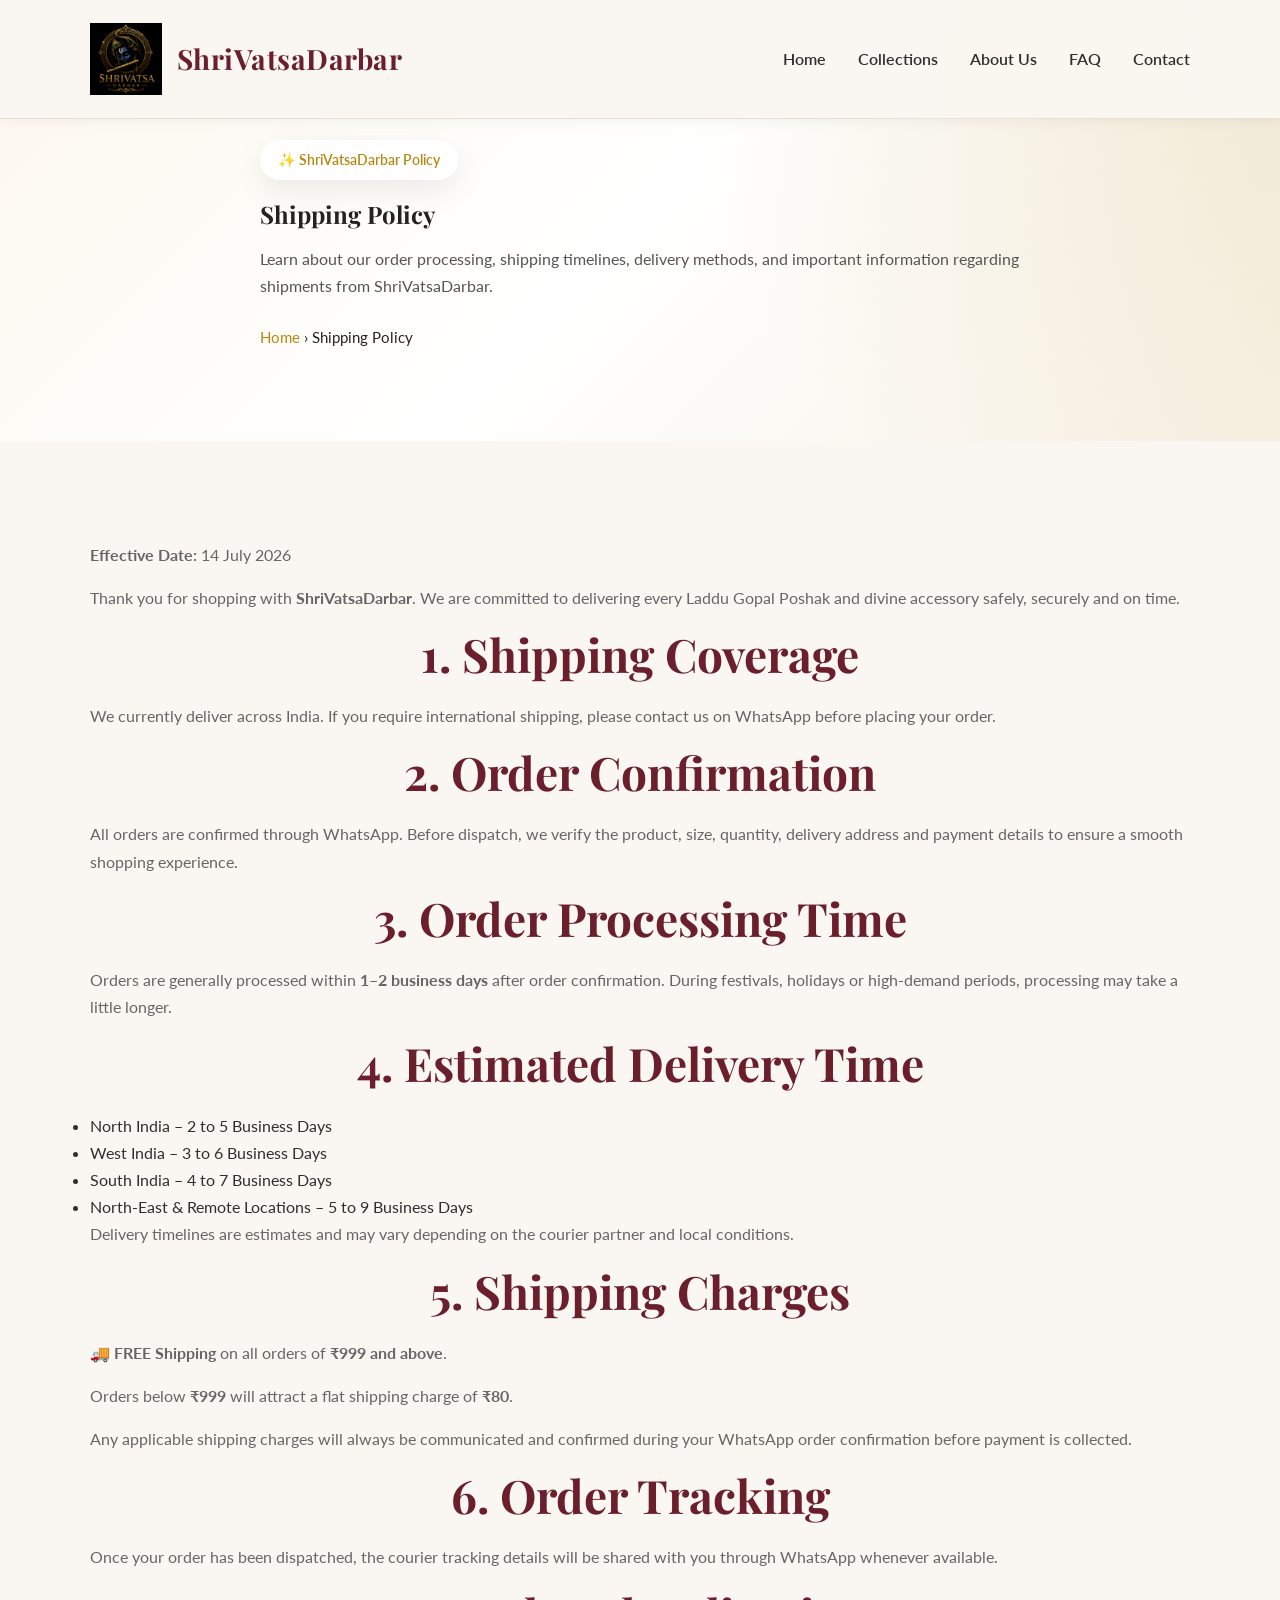
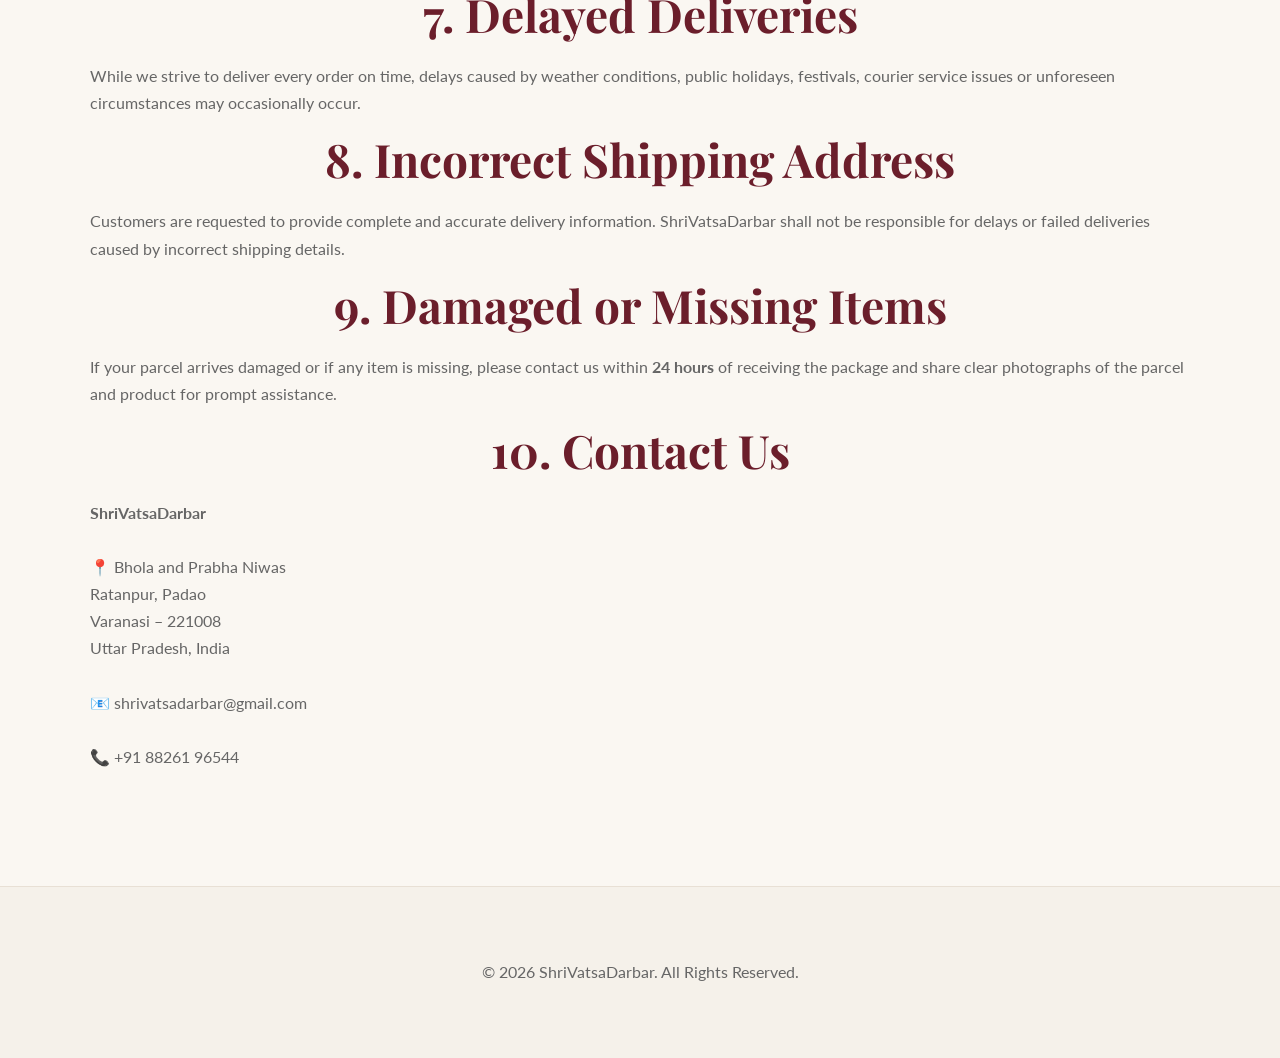
<file: shipping-policy.html>
<!DOCTYPE html>
<html lang="en">
<head>
    <meta charset="UTF-8">
    <meta name="viewport" content="width=device-width, initial-scale=1.0">
    <title>Shipping Policy | ShriVatsaDarbar</title>
    <meta name="description" content="Read the Shipping Policy of ShriVatsaDarbar for order processing, delivery timelines and shipping information.">

    <link rel="stylesheet" href="style.css">

    <link rel="preconnect" href="https://fonts.googleapis.com">
    <link rel="preconnect" href="https://fonts.gstatic.com" crossorigin>
    <link href="https://fonts.googleapis.com/css2?family=Poppins:wght@300;400;500;600;700&display=swap" rel="stylesheet">
</head>

<body>

<header>

    <div class="logo">
        <img src="images/logoT.png" alt="ShriVatsaDarbar Logo">
        <span>ShriVatsaDarbar</span>
    </div>

    <nav>
        <a href="index.html">Home</a>
        <a href="index.html#products">Collections</a>
        <a href="about.html">About Us</a>
        <a href="faq.html">FAQ</a>
        <a href="index.html#contact">Contact</a>
    </nav>

</header>

<section class="premium-page-hero">

    <div class="page-hero-overlay"></div>

    <div class="faq-hero-content">

        <span class="page-tag">
            ✨ ShriVatsaDarbar Policy
        </span>

        <h1>Shipping Policy</h1>

        <p>
            Learn about our order processing, shipping timelines, delivery methods,
            and important information regarding shipments from ShriVatsaDarbar.
        </p>

        <div class="breadcrumb">
            <a href="index.html">Home</a>
            <span>›</span>
            <span>Shipping Policy</span>
        </div>

    </div>

</section>

<section class="policy-section">

<div class="container">

<div class="policy-card">

<p><strong>Effective Date:</strong> 14 July 2026</p>

<p>
Thank you for shopping with <strong>ShriVatsaDarbar</strong>. We are committed to delivering every Laddu Gopal Poshak and divine accessory safely, securely and on time.
</p>

<h2>1. Shipping Coverage</h2>

<p>
We currently deliver across India. If you require international shipping, please contact us on WhatsApp before placing your order.
</p>

<h2>2. Order Confirmation</h2>

<p>
All orders are confirmed through WhatsApp. Before dispatch, we verify the product, size, quantity, delivery address and payment details to ensure a smooth shopping experience.
</p>

<h2>3. Order Processing Time</h2>

<p>
Orders are generally processed within <strong>1–2 business days</strong> after order confirmation. During festivals, holidays or high-demand periods, processing may take a little longer.
</p>

<h2>4. Estimated Delivery Time</h2>

<ul>
<li>North India – 2 to 5 Business Days</li>
<li>West India – 3 to 6 Business Days</li>
<li>South India – 4 to 7 Business Days</li>
<li>North-East & Remote Locations – 5 to 9 Business Days</li>
</ul>

<p>
Delivery timelines are estimates and may vary depending on the courier partner and local conditions.
</p>

<h2>5. Shipping Charges</h2>

<p>
🚚 <strong>FREE Shipping</strong> on all orders of <strong>₹999 and above</strong>.
</p>

<p>
Orders below <strong>₹999</strong> will attract a flat shipping charge of <strong>₹80</strong>.
</p>

<p>
Any applicable shipping charges will always be communicated and confirmed during your WhatsApp order confirmation before payment is collected.
</p>

<h2>6. Order Tracking</h2>

<p>
Once your order has been dispatched, the courier tracking details will be shared with you through WhatsApp whenever available.
</p>

<h2>7. Delayed Deliveries</h2>

<p>
While we strive to deliver every order on time, delays caused by weather conditions, public holidays, festivals, courier service issues or unforeseen circumstances may occasionally occur.
</p>

<h2>8. Incorrect Shipping Address</h2>

<p>
Customers are requested to provide complete and accurate delivery information. ShriVatsaDarbar shall not be responsible for delays or failed deliveries caused by incorrect shipping details.
</p>

<h2>9. Damaged or Missing Items</h2>

<p>
If your parcel arrives damaged or if any item is missing, please contact us within <strong>24 hours</strong> of receiving the package and share clear photographs of the parcel and product for prompt assistance.
</p>

<h2>10. Contact Us</h2>

<p>

<strong>ShriVatsaDarbar</strong><br><br>

📍 Bhola and Prabha Niwas<br>
Ratanpur, Padao<br>
Varanasi – 221008<br>
Uttar Pradesh, India<br><br>

📧
<a href="mailto:shrivatsadarbar@gmail.com">
shrivatsadarbar@gmail.com
</a>

<br><br>

📞
<a href="tel:+918826196544">
+91 88261 96544
</a>

</p>

</div>

</div>

</section>

<footer class="footer">

<div class="container">

<p>
© 2026 ShriVatsaDarbar. All Rights Reserved.
</p>

</div>

</footer>

</body>
</html>
</file>
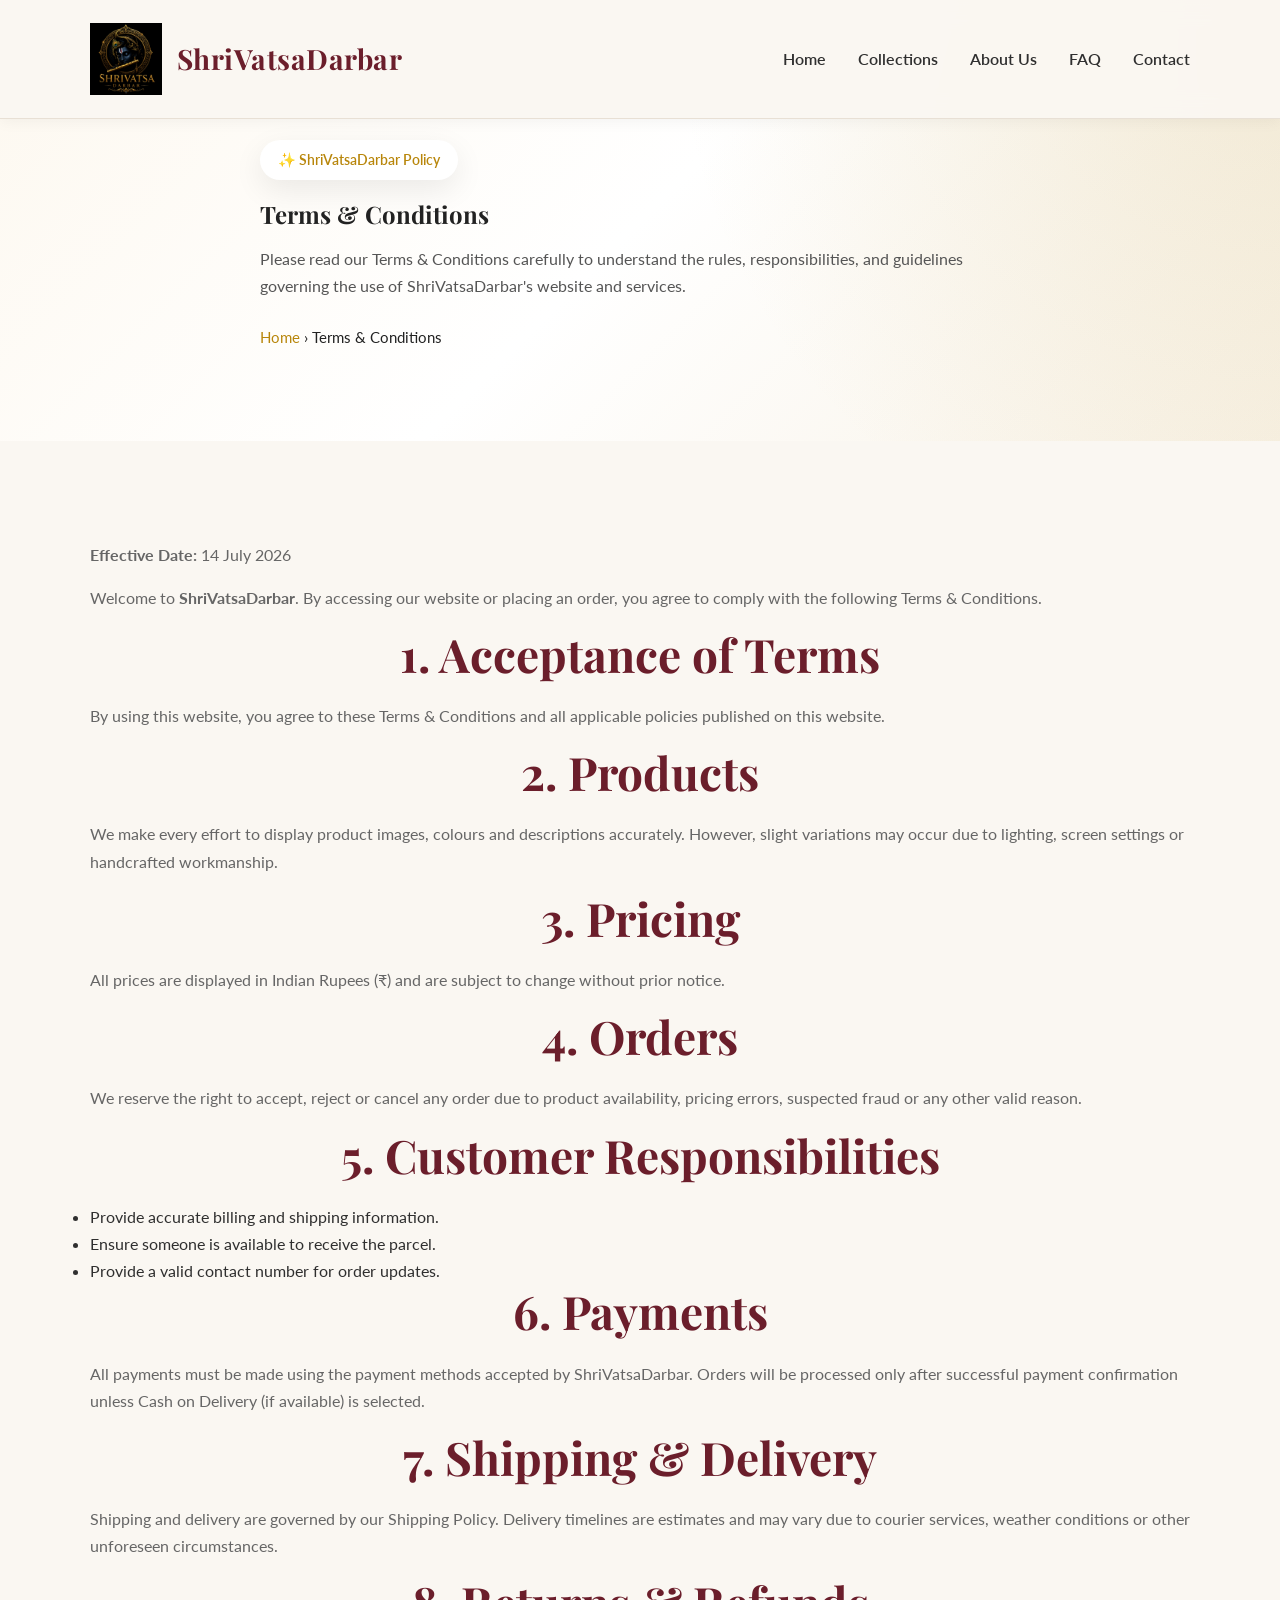
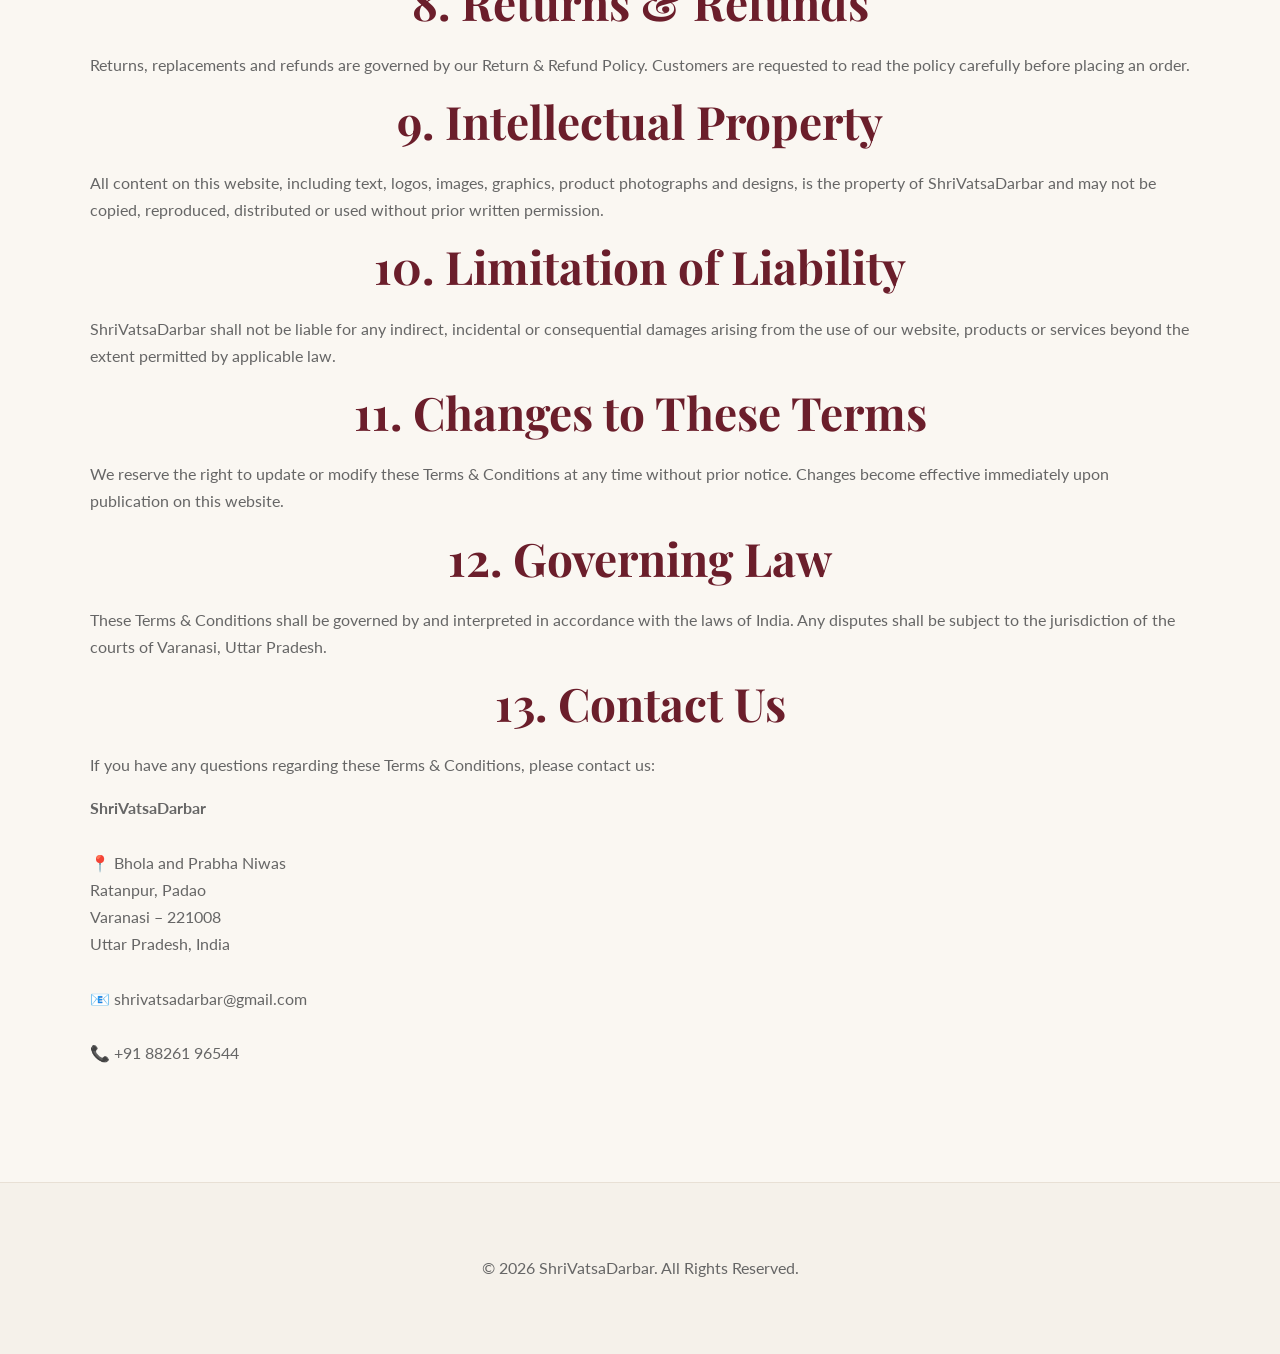
<file: terms-conditions.html>
<!DOCTYPE html>
<html lang="en">

<head>

<meta charset="UTF-8">
<meta name="viewport" content="width=device-width, initial-scale=1.0">

<title>Terms & Conditions | ShriVatsaDarbar</title>

<meta name="description"
content="Read the Terms & Conditions of ShriVatsaDarbar.">

<link rel="stylesheet" href="style.css">

<link rel="preconnect" href="https://fonts.googleapis.com">
<link rel="preconnect" href="https://fonts.gstatic.com" crossorigin>

<link href="https://fonts.googleapis.com/css2?family=Poppins:wght@300;400;500;600;700&display=swap"
rel="stylesheet">

</head>

<body>

<header>

    <div class="logo">
        <img src="images/logoT.png" alt="ShriVatsaDarbar Logo">
        <span>ShriVatsaDarbar</span>
    </div>

    <nav>
        <a href="index.html">Home</a>
        <a href="index.html#products">Collections</a>
        <a href="about.html">About Us</a>
        <a href="faq.html">FAQ</a>
        <a href="index.html#contact">Contact</a>
    </nav>

</header>
<section class="premium-page-hero">

    <div class="page-hero-overlay"></div>

    <div class="faq-hero-content">

        <span class="page-tag">
            ✨ ShriVatsaDarbar Policy
        </span>

        <h1>Terms &amp; Conditions</h1>

        <p>
            Please read our Terms &amp; Conditions carefully to understand the rules, responsibilities, and guidelines governing the use of ShriVatsaDarbar's website and services.
        </p>

        <div class="breadcrumb">
            <a href="index.html">Home</a>
            <span>›</span>
            <span>Terms &amp; Conditions</span>
        </div>

    </div>

</section>

<section class="policy-section">

<div class="container">

<div class="policy-card">

<p><strong>Effective Date:</strong> 14 July 2026</p>

<p>

Welcome to <strong>ShriVatsaDarbar</strong>. By accessing our website or placing an order, you agree to comply with the following Terms & Conditions.

</p>

<h2>1. Acceptance of Terms</h2>

<p>

By using this website, you agree to these Terms & Conditions and all applicable policies published on this website.

</p>

<h2>2. Products</h2>

<p>

We make every effort to display product images, colours and descriptions accurately. However, slight variations may occur due to lighting, screen settings or handcrafted workmanship.

</p>

<h2>3. Pricing</h2>

<p>

All prices are displayed in Indian Rupees (₹) and are subject to change without prior notice.

</p>

<h2>4. Orders</h2>

<p>

We reserve the right to accept, reject or cancel any order due to product availability, pricing errors, suspected fraud or any other valid reason.

</p>

<h2>5. Customer Responsibilities</h2>

<ul>

<li>Provide accurate billing and shipping information.</li>

<li>Ensure someone is available to receive the parcel.</li>

<li>Provide a valid contact number for order updates.</li>

</ul>
<h2>6. Payments</h2>

<p>

All payments must be made using the payment methods accepted by ShriVatsaDarbar. Orders will be processed only after successful payment confirmation unless Cash on Delivery (if available) is selected.

</p>

<h2>7. Shipping & Delivery</h2>

<p>

Shipping and delivery are governed by our Shipping Policy. Delivery timelines are estimates and may vary due to courier services, weather conditions or other unforeseen circumstances.

</p>

<h2>8. Returns & Refunds</h2>

<p>

Returns, replacements and refunds are governed by our Return & Refund Policy. Customers are requested to read the policy carefully before placing an order.

</p>

<h2>9. Intellectual Property</h2>

<p>

All content on this website, including text, logos, images, graphics, product photographs and designs, is the property of ShriVatsaDarbar and may not be copied, reproduced, distributed or used without prior written permission.

</p>

<h2>10. Limitation of Liability</h2>

<p>

ShriVatsaDarbar shall not be liable for any indirect, incidental or consequential damages arising from the use of our website, products or services beyond the extent permitted by applicable law.

</p>

<h2>11. Changes to These Terms</h2>

<p>

We reserve the right to update or modify these Terms & Conditions at any time without prior notice. Changes become effective immediately upon publication on this website.

</p>

<h2>12. Governing Law</h2>

<p>

These Terms & Conditions shall be governed by and interpreted in accordance with the laws of India. Any disputes shall be subject to the jurisdiction of the courts of Varanasi, Uttar Pradesh.

</p>

<h2>13. Contact Us</h2>

<p>

If you have any questions regarding these Terms & Conditions, please contact us:

</p>

<p>

<strong>ShriVatsaDarbar</strong><br><br>

📍 Bhola and Prabha Niwas<br>
Ratanpur, Padao<br>
Varanasi – 221008<br>
Uttar Pradesh, India<br><br>

📧
<a href="mailto:shrivatsadarbar@gmail.com">
shrivatsadarbar@gmail.com
</a>

<br><br>

📞
<a href="tel:+918826196544">
+91 88261 96544
</a>

</p>

</div>

</div>

</section>

<footer class="footer">

<div class="container">

<p>
© 2026 ShriVatsaDarbar. All Rights Reserved.
</p>

</div>

</footer>

</body>

</html>
</file>
<file: style.css>
/*==================================================
 SHRIVATSADARBAR WEBSITE V2
 PART 1 - PREMIUM FOUNDATION
==================================================*/

@import url('https://fonts.googleapis.com/css2?family=Lato:wght@300;400;700&family=Playfair+Display:wght@400;600;700&display=swap');

*{
    margin:0;
    padding:0;
    box-sizing:border-box;
    scroll-behavior:smooth;
}

:root{

    /* Brand */

    --primary:#6B1E2B;
    --primary-light:#8C2B3B;
    --accent:#B78A2A;

    /* Background */

    --background:#FAF7F2;
    --card:#FFFFFF;
    --surface:#F5F1EA;

    /* Text */

    --text:#2F2F2F;
    --text-light:#666666;

    /* Border */

    --border:#E8E0D5;

    /* Effects */

    --shadow:0 12px 28px rgba(0,0,0,.08);

    --radius:16px;

}
body{

    margin:0;
    padding:0;

    background:var(--background);

    color:var(--text);

    font-family:'Lato',sans-serif;

    font-size:16px;

    line-height:1.7;

    -webkit-font-smoothing:antialiased;

    overflow-x:hidden;

}
/* Global Typography */

h1,
h2,
h3,
h4,
h5,
h6{
    font-family:'Playfair Display',serif;
    color:var(--text);
    font-weight:700;
    line-height:1.2;
    margin:0 0 16px;
}

p{
    color:var(--text-light);
    margin:0 0 16px;
}

a{
    text-decoration:none;
    color:inherit;
}

img{
    max-width:100%;
    display:block;
}
::-webkit-scrollbar{
    width:10px;
}

::-webkit-scrollbar-track{
    background:#111;
}

::-webkit-scrollbar-thumb{
    background:var(--primary);
    border-radius:30px;
}

/* HEADER */

header{

    position:fixed;
    top:0;
    left:0;

    width:100%;

    padding:18px 7%;

    display:flex;
    justify-content:space-between;
    align-items:center;

    background:rgba(250,247,242,.95);

    backdrop-filter:blur(12px);

    border-bottom:1px solid var(--border);

    box-shadow:0 2px 15px rgba(0,0,0,.05);

    z-index:9999;

}

.logo{

    display:flex;
    align-items:center;
    gap:15px;

}

.logo img{
    width:72px;
    height:82px;
    object-fit:contain;
}

.logo span{

    font-family:'Playfair Display',serif;
    color:var(--primary);

    font-size:28px;
    font-weight:700;
    letter-spacing:.5px;

}
nav{
    display: flex;
    align-items: center;
    gap: 32px;
}
nav a{

    color:var(--text);

    text-decoration:none;

    font-size:16px;
    font-weight:600;

    transition:.3s;

    position:relative;

}

nav a::after{

    content:'';

    position:absolute;

    left:0;
    bottom:-6px;

    width:0;
    height:2px;

    background:var(--accent);

    transition:.3s;

}

nav a:hover{

    color:var(--accent);

}

nav a:hover::after{

    width:100%;

}

/* HERO */

.hero {
    justify-content: flex-start;
    text-align: left;
    padding: 110px 8% 80px;

    min-height: 72vh;
    display: flex;
    align-items: center;

    background:
        linear-gradient(
            rgba(45,24,16,.28),
            rgba(45,24,16,.28)
        ),
        url("images/banners/Poster2.png");

    background-size: cover;
    background-position: 75% center;
    background-repeat: no-repeat;
}
.hero-content{
    max-width:560px;
    margin:0;
}

.hero h1 {

    font-size: clamp(36px, 5vw, 52px);

    font-family: 'Playfair Display', serif;

    color: var(--primary);

    line-height: 1.1;

    margin-bottom: 20px;

    text-shadow: 0 3px 12px rgba(0, 0, 0, 0.18);

}

.hero p {

    max-width: 650px;

    margin: 0 auto 36px;

    font-size: clamp(18px, 2vw, 21px);

    line-height: 1.7;

    color: rgba(255, 255, 255, 0.95);

    font-weight: 400;

}

.hero-buttons {

    display: flex;

    justify-content: center;

    align-items: center;

    gap: 20px;

    flex-wrap: wrap;

}
/* BUTTONS */

.btn {

    display: inline-flex;
    align-items: center;
    justify-content: center;

    padding: 16px 38px;

    border: none;
    border-radius: 50px;

    background: var(--primary);

    color: #fff;

    text-decoration: none;

    font-size: 16px;
    font-weight: 600;

    cursor: pointer;

    transition:
        background 0.3s ease,
        transform 0.3s ease,
        box-shadow 0.3s ease;

}

.btn:hover {

    background: var(--primary-dark);

    transform: translateY(-3px);

    box-shadow: 0 10px 24px rgba(90, 25, 25, 0.25);

}

.btn:focus-visible {

    outline: 3px solid rgba(212, 175, 55, 0.5);

    outline-offset: 4px;

}
.secondary{

    background:transparent;

    color:var(--primary);

    border:2px solid var(--primary);

}

.secondary:hover{

    background:var(--primary);

    color:#fff;

}

/* SECTIONS */

section{

    padding:100px 7%;

}

section h2{

    text-align:center;

    font-family:'Playfair Display',serif;

    color:var(--primary);

    font-size:46px;

    line-height:1.2;

    margin-bottom:20px;

}
/* PRODUCT GRID */

.product-grid{

    display:grid;

    grid-template-columns:repeat(auto-fit,minmax(260px,1fr));

    gap:30px;

    margin-top:45px;

}

.product-card{

    background:var(--card);

    border:1px solid var(--border);

    border-radius:20px;

    overflow:hidden;

    display:flex;

    flex-direction:column;

    transition:.3s ease;

    box-shadow:var(--shadow);

}

.product-card:hover{

    transform:translateY(-6px);

    border-color:var(--accent);

    box-shadow:0 12px 28px rgba(0,0,0,.08);

}

.product-card img{

    width:100%;

    height:240px;

    object-fit:contain;

    background:#fff;

    padding:20px;

}

.product-card h3{

    padding:20px 20px 10px;

    text-align:center;

    font-family:'Playfair Display',serif;

    color:var(--primary);

    font-size:22px;

}

.product-card p{

    padding:0 20px;

    text-align:center;

    color:var(--text-light);

    line-height:1.7;

    min-height:70px;

}

.product-card .btn{

    margin:20px;

}
/*==================================================
PART 2
ABOUT • FEATURES • REVIEWS • CONTACT • SOCIAL
==================================================*/

/* ABOUT */

.about{

    background:var(--background);

}

.about p{

    max-width:820px;

    margin:20px auto;

    text-align:center;

    font-size:18px;

    line-height:1.9;

    color:var(--text-light);

}

.about-features{

    display:grid;

    grid-template-columns:repeat(auto-fit,minmax(240px,1fr));

    gap:30px;

    margin-top:55px;

}

.feature{

    background:#fff;

    padding:38px 28px;

    border-radius:20px;

    border:1px solid var(--border);

    text-align:center;

    transition:.3s ease;

    box-shadow:var(--shadow);

    font-size:18px;

    font-weight:500;

}

.feature:hover{

    transform:translateY(-6px);

    border-color:var(--accent);

    box-shadow:0 12px 28px rgba(0,0,0,.08);

}

/* REVIEWS */

.reviews{

    background:var(--surface);

}

.review-grid{

    display:grid;

    grid-template-columns:repeat(auto-fit,minmax(280px,1fr));

    gap:30px;

    margin-top:45px;

}

.review-card{

    background:#fff;

    padding:32px;

    border-radius:20px;

    border:1px solid var(--border);

    transition:.3s ease;

    box-shadow:var(--shadow);

}

.review-card:hover{

    transform:translateY(-6px);

    border-color:var(--accent);

    box-shadow:0 12px 28px rgba(0,0,0,.08);

}

.review-card p{

    margin:20px 0;

    color:var(--text-light);

    line-height:1.9;

    font-size:17px;

}

.review-card h4{

    font-family:'Playfair Display',serif;

    color:var(--primary);

    font-size:20px;

}

/* CONTACT */

.contact{

    background:var(--background);

}

.contact>p{

    text-align:center;

    margin-bottom:50px;

    color:var(--text-light);

    font-size:18px;

    line-height:1.8;

}

.contact-grid{

    display:grid;

    grid-template-columns:repeat(auto-fit,minmax(260px,1fr));

    gap:30px;

}

.contact-card{

    background:#fff;

    padding:35px 30px;

    border-radius:20px;

    border:1px solid var(--border);

    text-align:center;

    transition:.3s ease;

    box-shadow:var(--shadow);

}

.contact-card:hover{

    transform:translateY(-6px);

    border-color:var(--accent);

    box-shadow:0 12px 28px rgba(0,0,0,.08);

}

.contact-card h3{

    margin:18px 0;

    font-family:'Playfair Display',serif;

    color:var(--primary);

    font-size:24px;

}

.contact-card p{

    color:var(--text-light);

    line-height:1.8;

}

.contact-buttons{

    margin-top:50px;

    text-align:center;

}

/* SOCIAL */

.social-section{

    padding:80px 7%;

    background:var(--surface);

    border-top:1px solid var(--border);

}

.social-links{

    display:flex;

    justify-content:center;

    flex-wrap:wrap;

    gap:20px;

    margin-top:40px;

}

.social-links a{

    display:flex;

    align-items:center;

    justify-content:center;

    padding:15px 30px;

    border-radius:50px;

    text-decoration:none;

    background:#fff;

    border:1px solid var(--border);

    color:var(--primary);

    transition:.3s ease;

    font-weight:600;

    box-shadow:var(--shadow);

}

.social-links a:hover{

    background:var(--primary);

    color:#fff;

    transform:translateY(-3px);

    box-shadow:0 10px 25px rgba(90,25,25,.20);

}

/* FOOTER */

footer{

    background:var(--surface);

    padding:70px 7%;

    border-top:1px solid var(--border);

    text-align:center;

}

footer h3{

    font-family:'Playfair Display',serif;

    color:var(--primary);

    font-size:28px;

    margin-bottom:20px;

}

footer p{

    color:var(--text-light);

    line-height:1.9;

    max-width:700px;

    margin:0 auto;

}

.footer-links{

    display:flex;

    justify-content:center;

    flex-wrap:wrap;

    gap:22px;

    margin:35px 0;

}

.footer-links a{

    color:var(--text);

    text-decoration:none;

    font-weight:600;

    transition:.3s;

}

.footer-links a:hover{

    color:var(--accent);

}

/* FLOATING WHATSAPP */

.floating-whatsapp{

    position:fixed;

    right:25px;
    bottom:25px;

    width:64px;
    height:64px;

    border-radius:50%;

    display:flex;
    align-items:center;
    justify-content:center;

    background:#25D366;

    color:#fff;

    text-decoration:none;

    font-size:30px;

    box-shadow:0 12px 30px rgba(0,0,0,.15);

    z-index:9999;

    transition:.3s ease;

}

.floating-whatsapp:hover{

    transform:translateY(-4px) scale(1.05);

    box-shadow:0 16px 35px rgba(37,211,102,.30);

}

/* POPUP */

.popup{

    display:none;
    position:fixed;
    inset:0;
    background:rgba(0,0,0,.75);
    justify-content:center;
    align-items:center;
    z-index:99999;

}

.popup-content{

    width:92%;
    max-width:430px;
    background:#111;
    border:1px solid var(--border);
    border-radius:20px;
    padding:30px;
    display:flex;
    flex-direction:column;
    gap:15px;

}

.popup-content h2{

    text-align:center;
    color:var(--primary);

}

.popup-content input,
.popup-content textarea,
.popup-content select{

    width:100%;
    padding:14px;
    background:#1d1d1d;
    color:#fff;
    border:1px solid #333;
    border-radius:10px;
    font-family:inherit;

}

.popup-content button{

    padding:15px;
    border:none;
    border-radius:35px;
    background:var(--primary);
    color:#111;
    font-weight:600;
    cursor:pointer;
    transition:.3s;

}

.popup-content button:hover{

    background:var(--primary-light);

}

.close{

    align-self:flex-end;
    font-size:30px;
    cursor:pointer;

}
/*==================================================
PART 3
RESPONSIVE • ANIMATIONS • UTILITIES
==================================================*/

/* IMAGE HOVER */

.product-card img{

    transition:.35s ease;

}

.product-card:hover img{

    transform:scale(1.03);

}

/* SMOOTH TRANSITIONS */

a,
button,
.btn,
.feature,
.review-card,
.contact-card,
.product-card,
.social-links a{

    transition:all .3s ease;

}

/* FADE ANIMATION */

.fade-up{
    opacity:0;
    transform:translateY(40px);
    animation:fadeUp .8s ease forwards;
}

@keyframes fadeUp{

    from{
        opacity:0;
        transform:translateY(40px);
    }

    to{
        opacity:1;
        transform:translateY(0);
    }

}

/* FLOAT ANIMATION */

@keyframes floating{

    0%{
        transform:translateY(0);
    }

    50%{
        transform:translateY(-8px);
    }

    100%{
        transform:translateY(0);
    }

}

.hero img{

    animation:floating 4s ease-in-out infinite;

}

/* GOLD DIVIDER */

.divider{

    width:100px;

    height:3px;

    margin:20px auto 40px;

    border-radius:50px;

    background:linear-gradient(
        90deg,
        transparent,
        var(--accent),
        transparent
    );

}

/* SECTION TITLE */

.section-title{

    text-align:center;

    font-family:'Playfair Display',serif;

    color:var(--primary);

    font-size:46px;

    font-weight:700;

    line-height:1.2;

    margin-bottom:18px;

}

.section-subtitle{

    text-align:center;

    max-width:760px;

    margin:0 auto 50px;

    color:var(--text-light);

    font-size:18px;

    line-height:1.8;

}

/* SELECTION */

::selection{

    background:var(--accent);

    color:#fff;

}

/* REMOVE IMAGE DRAG */

img{

    user-select:none;

    -webkit-user-drag:none;

    -webkit-user-select:none;

}

/* RESPONSIVE */

@media(max-width:992px){

header{

    padding:15px 5%;

}

.hero h1{

    font-size:46px;

}

section{

    padding:85px 5%;

}

}

@media(max-width:768px){

header{

    flex-direction:column;
    gap:15px;

}

nav{

    flex-wrap:wrap;
    justify-content:center;
    gap:15px;

}

.hero{

    padding-top:180px;

}

.hero h1{

    font-size:34px;

}

.hero p{

    font-size:17px;

}

.hero-buttons{

    flex-direction:column;
    align-items:center;

}

.hero-buttons .btn{

    width:250px;

}

.logo span{

    font-size:22px;

}

section h2{

    font-size:32px;

}

.product-grid,
.about-features,
.review-grid,
.contact-grid{

    grid-template-columns:1fr;

}

.social-links{

    flex-direction:column;
    align-items:center;

}

.footer-links{

    flex-direction:column;
    gap:10px;

}

}

@media(max-width:480px){

.hero h1{

    font-size:28px;

}

.hero p{

    font-size:16px;

}

.btn{

    width:100%;

    max-width:280px;

}

.logo img{

    width:55px;
    height:65px;

}

.logo span{

    font-size:20px;

}

.floating-whatsapp{

    width:58px;
    height:58px;
    font-size:26px;

}

.popup-content{

    padding:22px;

}

}

/* END OF FILE */
/* ===========================
   ABOUT PAGE HERO
=========================== */

.page-hero{
    background:
linear-gradient(rgba(0,0,0,.65), rgba(0,0,0,.65)),
url("images/banners/Poster2.jpg");
    background-size: cover;
    background-position: center;
    text-align: center;
    padding: 100px 20px;
    color: #fff;
}

.page-hero-content{
    max-width:800px;
    margin:auto;
}

.page-hero h1{
    font-size:48px;
    margin-bottom:20px;
}

.page-hero p{
    font-size:20px;
    line-height:1.8;
}
/*=========================================
ABOUT PAGE - CONTENT & FEATURES
=========================================*/

.container{
    width:100%;
    max-width:1200px;
    margin:auto;
}

.about-content{
    background:#101010;
}

.about-content h2{
    color:var(--primary);
    font-size:36px;
    margin-bottom:18px;
    text-align:left;
}

.about-content p{
    color:var(--text-light);
    font-size:17px;
    line-height:1.9;
    margin-bottom:35px;
}

.why-us{
    background:#090909;
}

.feature-grid{
    display:grid;
    grid-template-columns:repeat(auto-fit,minmax(250px,1fr));
    gap:30px;
    margin-top:45px;
}

.feature-card{
    background:linear-gradient(180deg,#181818,#101010);
    border:1px solid var(--border);
    border-radius:20px;
    padding:35px 28px;
    text-align:center;
    transition:all .35s ease;
    box-shadow:var(--shadow);
}

.feature-card:hover{
    transform:translateY(-8px);
    border-color:var(--primary);
    box-shadow:0 20px 40px rgba(212,175,55,.18);
}

.feature-card h3{
    color:var(--primary);
    font-size:22px;
    margin-bottom:15px;
}

.feature-card p{
    color:var(--text-light);
    font-size:16px;
    line-height:1.8;
}

.section-intro{
    max-width:760px;
    margin:0 auto 45px;
    text-align:center;
    color:var(--text-light);
    font-size:18px;
    line-height:1.8;
}
/*=========================================
ABOUT PAGE - COLLECTION, PROMISE & CTA
=========================================*/

.collection-preview{
    background:#111;
}

.collection-grid{
    display:grid;
    grid-template-columns:repeat(auto-fit,minmax(250px,1fr));
    gap:30px;
    margin-top:45px;
}

.collection-card{
    background:linear-gradient(180deg,#181818,#111);
    border:1px solid var(--border);
    border-radius:20px;
    padding:30px 25px;
    text-align:center;
    transition:all .35s ease;
    box-shadow:var(--shadow);
}

.collection-card:hover{
    transform:translateY(-8px);
    border-color:var(--primary);
    box-shadow:0 20px 40px rgba(212,175,55,.18);
}

.collection-card h3{
    color:var(--primary);
    font-size:22px;
    margin-bottom:15px;
}

.collection-card p{
    color:var(--text-light);
    line-height:1.8;
}

.our-promise{
    background:#0d0d0d;
    text-align:center;
}

.our-promise p{
    max-width:850px;
    margin:25px auto 0;
    color:var(--text-light);
    line-height:1.9;
    font-size:17px;
}

.about-cta{
    background:linear-gradient(135deg,#1a1200,#3d2b00);
    text-align:center;
}

.about-cta h2{
    color:#fff;
    margin-bottom:20px;
}

.about-cta p{
    max-width:700px;
    margin:0 auto 35px;
    color:#f2f2f2;
    line-height:1.8;
    font-size:17px;
}

.about-cta .hero-buttons{
    justify-content:center;
}

/* Mobile */

@media(max-width:768px){

    .about-content h2{
        font-size:28px;
        text-align:center;
    }

    .about-content p{
        text-align:center;
        font-size:16px;
    }

    .collection-grid,
    .feature-grid{
        grid-template-columns:1fr;
    }

    .collection-card,
    .feature-card{
        padding:25px 20px;
    }

    .section-intro{
        font-size:16px;
    }

}
/*=========================================
PREMIUM FOOTER
=========================================*/

.svd-footer{
    background:linear-gradient(180deg,#111,#080808);
    border-top:2px solid var(--primary);
    padding:70px 7% 30px;
}

.footer-container{
    max-width:1300px;
    margin:auto;
    display:grid;
    grid-template-columns:2fr 1fr 1fr 1.3fr;
    gap:40px;
}

.footer-brand h2{
 font-family:'Cinzel',serif;
    color:var(--primary);
    font-size:30px;
    margin:18px 0 15px;
}

.footer-logo{
    width:95px;
    display:block;
}

.footer-brand p,
.footer-column p{
    color:var(--text-light);
    line-height:1.8;
}

.footer-column h3{
    color:var(--primary);
    margin-bottom:18px;
    font-size:20px;
}

.footer-column ul{
    list-style:none;
    padding:0;
    margin:0;
}

.footer-column li{
    margin:12px 0;
}

.footer-column a{
    color:var(--text-light);
    text-decoration:none;
    transition:.3s;
}

.footer-column a:hover{
    color:var(--primary);
    padding-left:6px;
}

.footer-social{
    display:flex;
    flex-wrap:wrap;
    gap:12px;
    margin-top:25px;
}

.footer-social a{
    display:flex;
    align-items:center;
    justify-content:center;
    padding:10px 16px;
    border:1px solid var(--primary);
    border-radius:30px;
    color:var(--primary);
    text-decoration:none;
    transition:.3s;
}

.footer-social a:hover{
    background:var(--primary);
    color:#111;
}

.footer-bottom{
    margin-top:55px;
    padding-top:25px;
    border-top:1px solid rgba(255,255,255,.15);
    text-align:center;
}

.footer-bottom p{
    color:#bdbdbd;
    margin:6px 0;
}

@media(max-width:992px){

.footer-container{
    grid-template-columns:repeat(2,1fr);
}

}

@media(max-width:768px){

.footer-container{
    grid-template-columns:1fr;
    text-align:center;
}

.footer-logo{
    margin:auto;
}

.footer-social{
    justify-content:center;
}

}
/* =========================
   Footer Dropdown
========================= */

.footer-dropdown {
    position: relative;
}

.dropdown-toggle {
    cursor: pointer;
    user-select: none;
    display: flex;
    align-items: center;
    justify-content: space-between;
}

.dropdown-toggle span {
    font-size: 12px;
    transition: transform 0.3s ease;
}

.dropdown-menu {
    max-height: 0;
    overflow: hidden;
    opacity: 0;
    transition: all 0.35s ease;
    margin-top: 0;
}

.footer-dropdown:hover .dropdown-menu {
    max-height: 300px;
    opacity: 1;
    margin-top: 10px;
}

.footer-dropdown:hover .dropdown-toggle span {
    transform: rotate(180deg);
}
/* Mobile Footer Dropdown */

@media (max-width: 768px) {

    .footer-dropdown.active .dropdown-menu {
        max-height: 300px;
        opacity: 1;
        margin-top: 10px;
    }

    .footer-dropdown.active .dropdown-toggle span {
        transform: rotate(180deg);
    }

}
/* ==========================================
   PREMIUM FAQ PAGE
========================================== */

.premium-page-hero{
    position:relative;
    padding:140px 20px 90px;
    overflow:hidden;

    background:
        linear-gradient(135deg,#fdf8ef,#fff,#f8f2e6) !important;

    color:#222;
}

.page-hero-overlay{
    position:absolute;
    inset:0;
    background:
        radial-gradient(circle at top right,
        rgba(201,168,83,.18), transparent 45%);
    pointer-events:none;
}

.faq-hero-content{
    position:relative;
    z-index:2;
    max-width:760px;
    margin:auto;
}
.premium-page-hero h1{
    color:#222;
}

.premium-page-hero p{
    color:#555;
}
.page-tag{
    display:inline-block;
    background:#fff;
    color:#b8860b;
    padding:8px 18px;
    border-radius:30px;
    font-size:.9rem;
    font-weight:600;
    margin-bottom:20px;
    box-shadow:0 10px 30px rgba(0,0,0,.08);
}

.breadcrumb{
    margin-top:25px;
    font-size:.95rem;
}

.breadcrumb a{
    color:#b8860b;
    text-decoration:none;
}

.faq-list{
    max-width:900px;
    margin:50px auto;
}

.faq-item{
    background:#fff;
    border-radius:18px;
    margin-bottom:18px;
    overflow:hidden;
    border:1px solid rgba(212,175,55,.25);
    box-shadow:0 10px 35px rgba(0,0,0,.05);
    transition:.35s;
}

.faq-item:hover{
    transform:translateY(-4px);
    box-shadow:0 18px 45px rgba(0,0,0,.08);
}

.faq-item summary{
    cursor:pointer;
    list-style:none;
    padding:22px 26px;
    font-weight:600;
    font-size:1.05rem;
    position:relative;
    color:#222;
}

.faq-item summary::-webkit-details-marker{
    display:none;
}

.faq-item summary::after{
    content:"+";
    position:absolute;
    right:25px;
    font-size:1.4rem;
    color:#c9a853;
    transition:.3s;
}

.faq-item[open] summary::after{
    content:"−";
}

.faq-item p{
    padding:0 26px 24px;
    line-height:1.8;
    color:#555;
}
</file>
